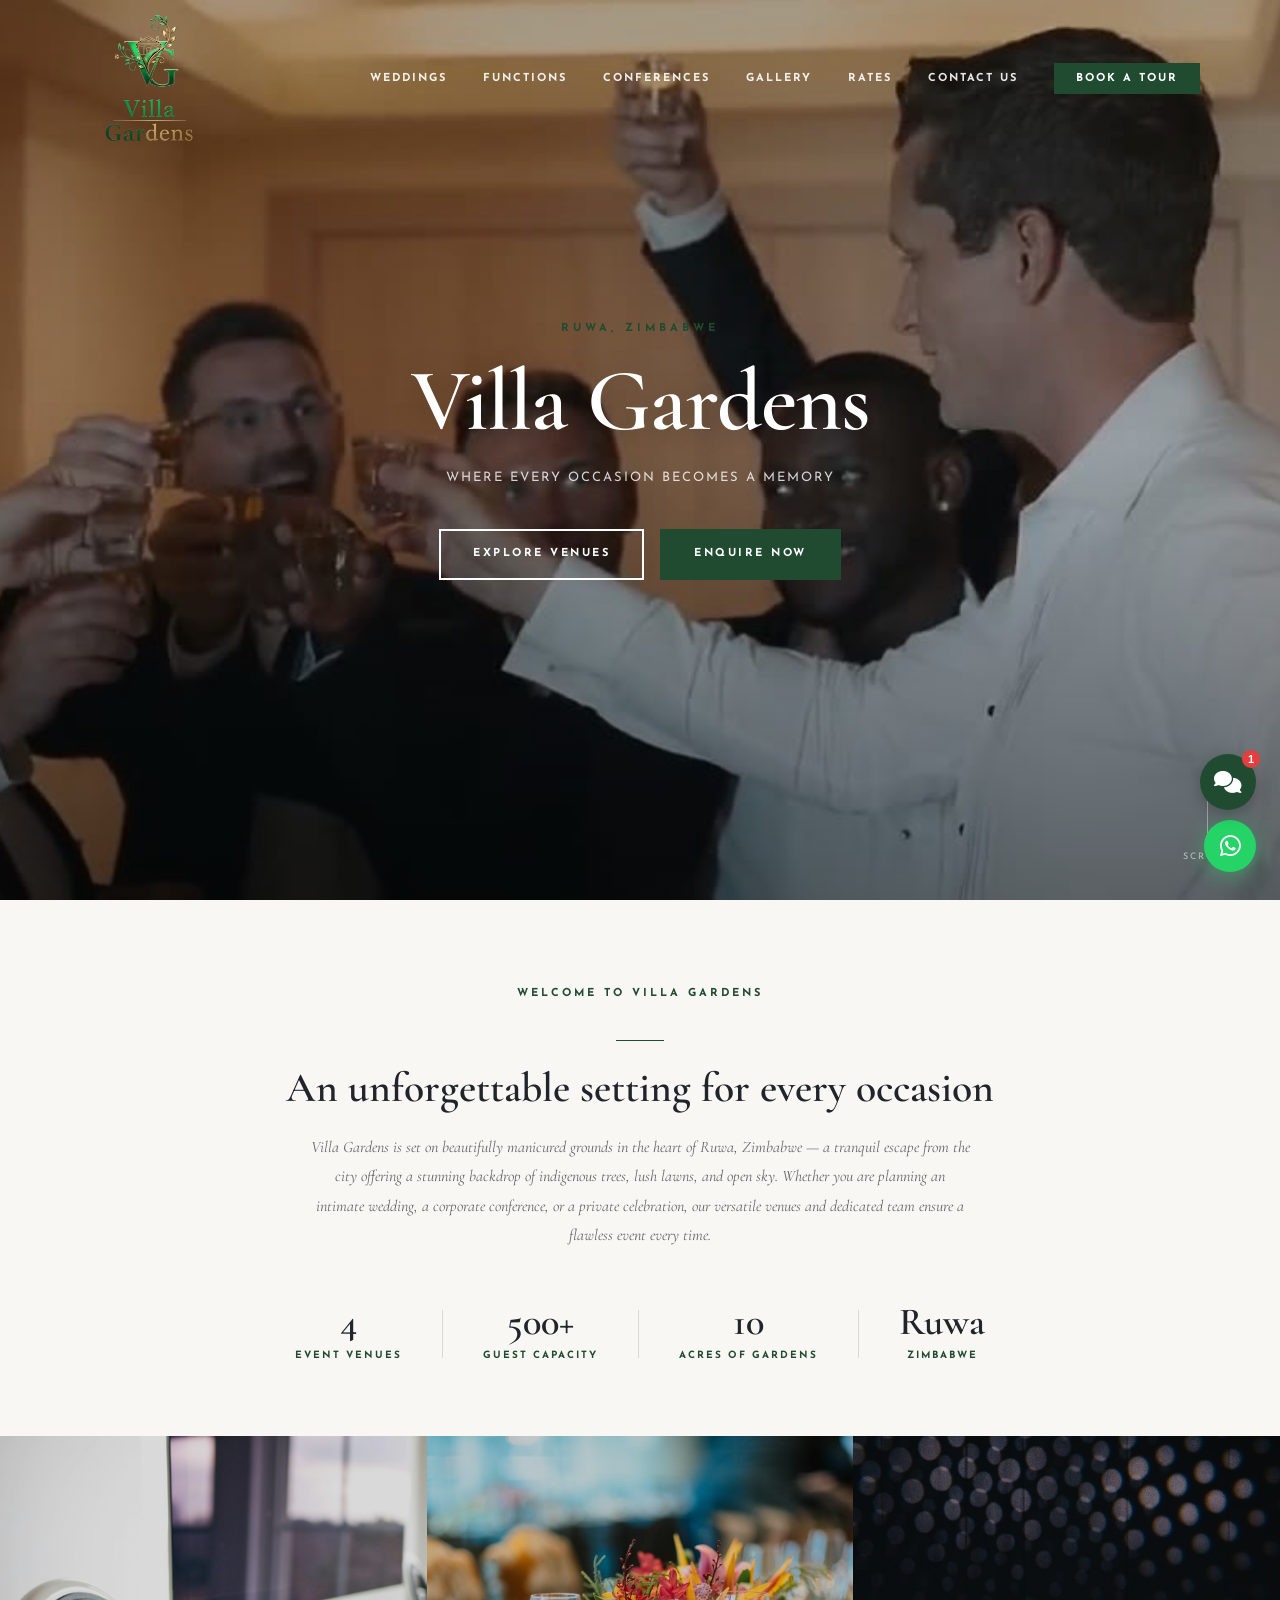
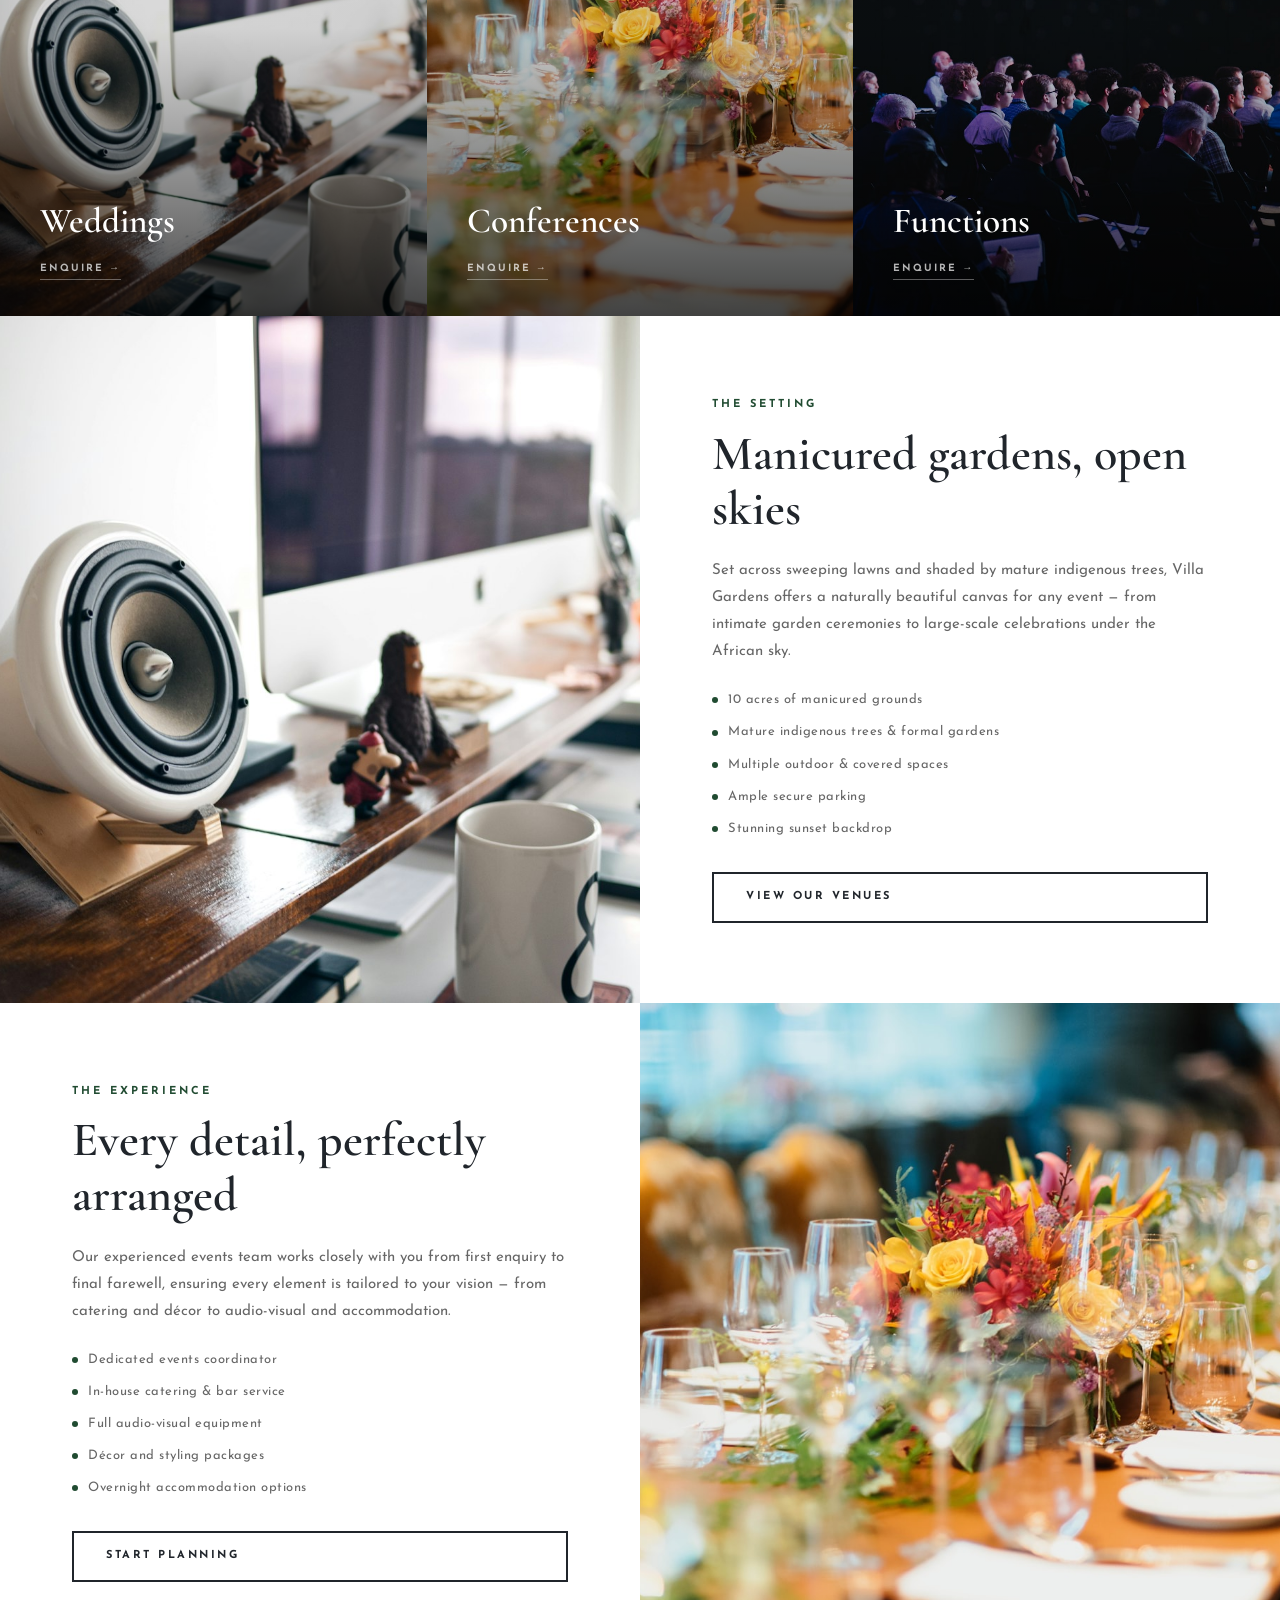
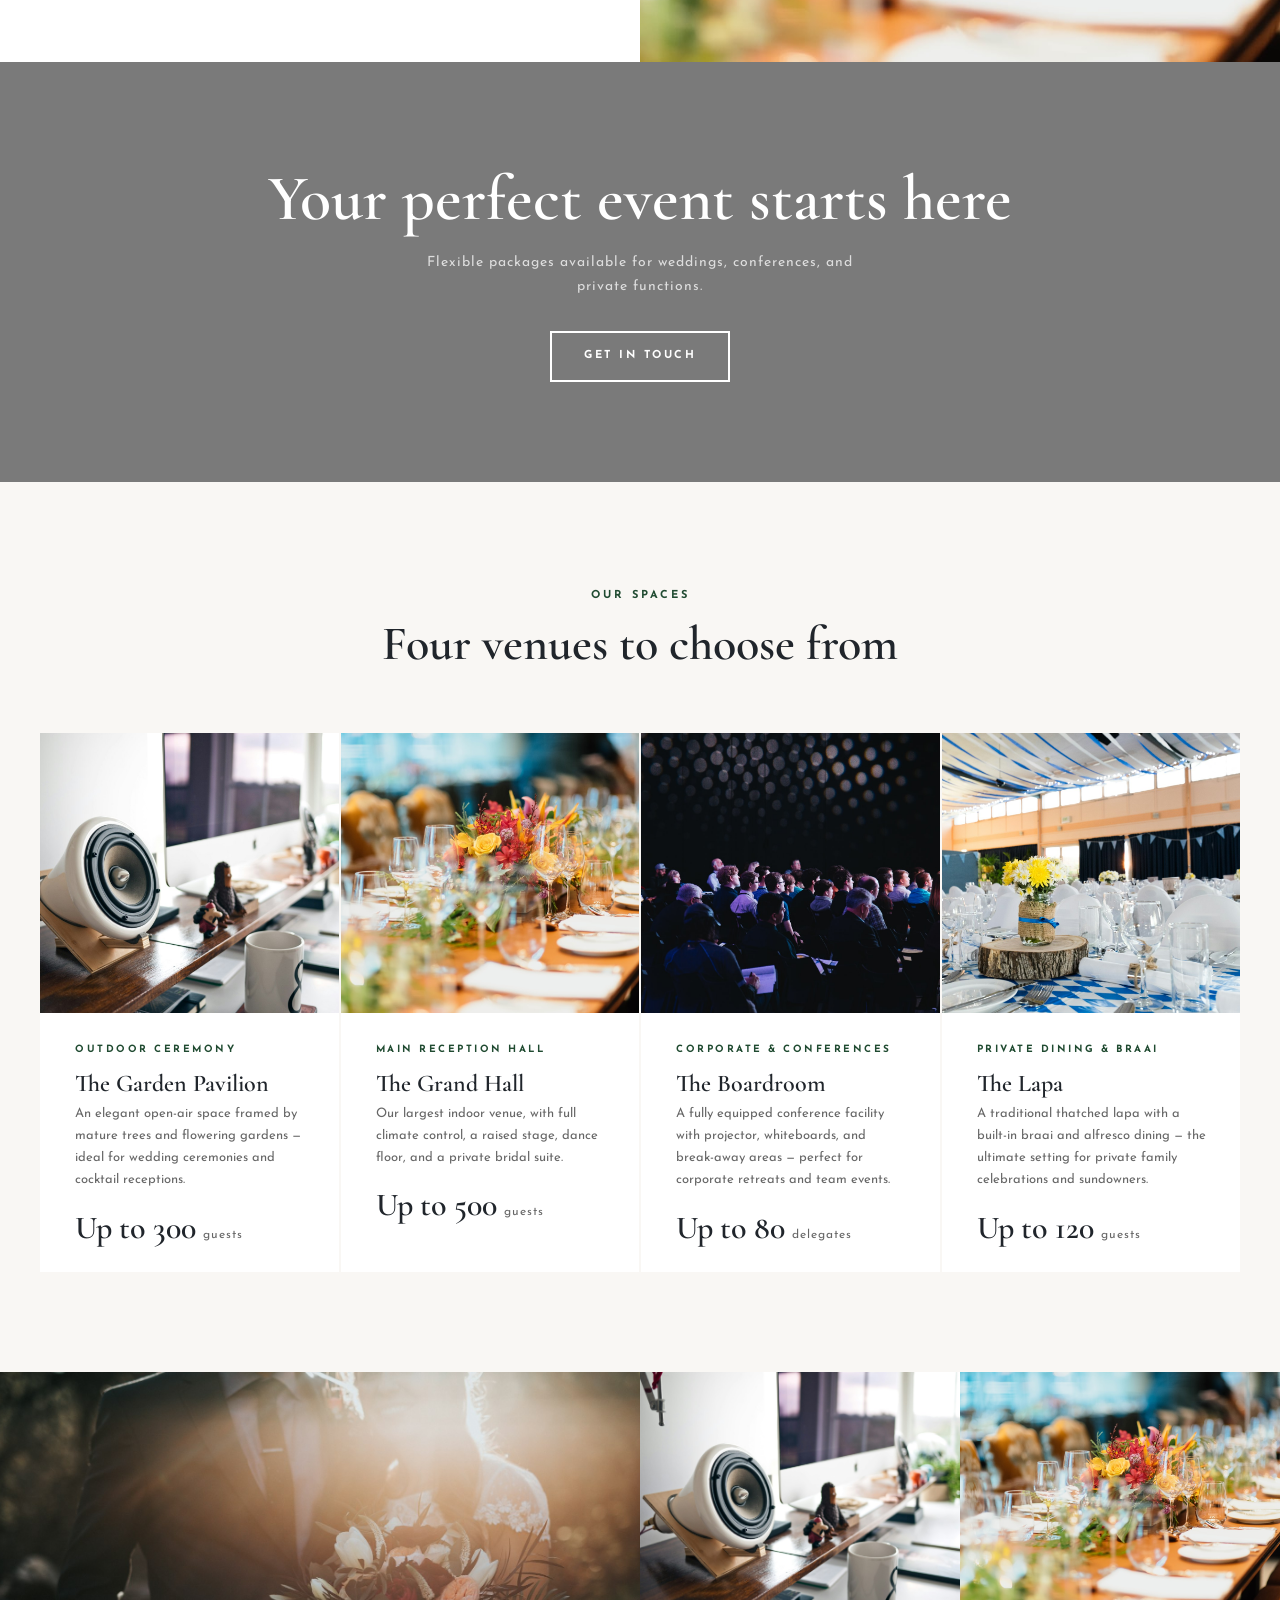
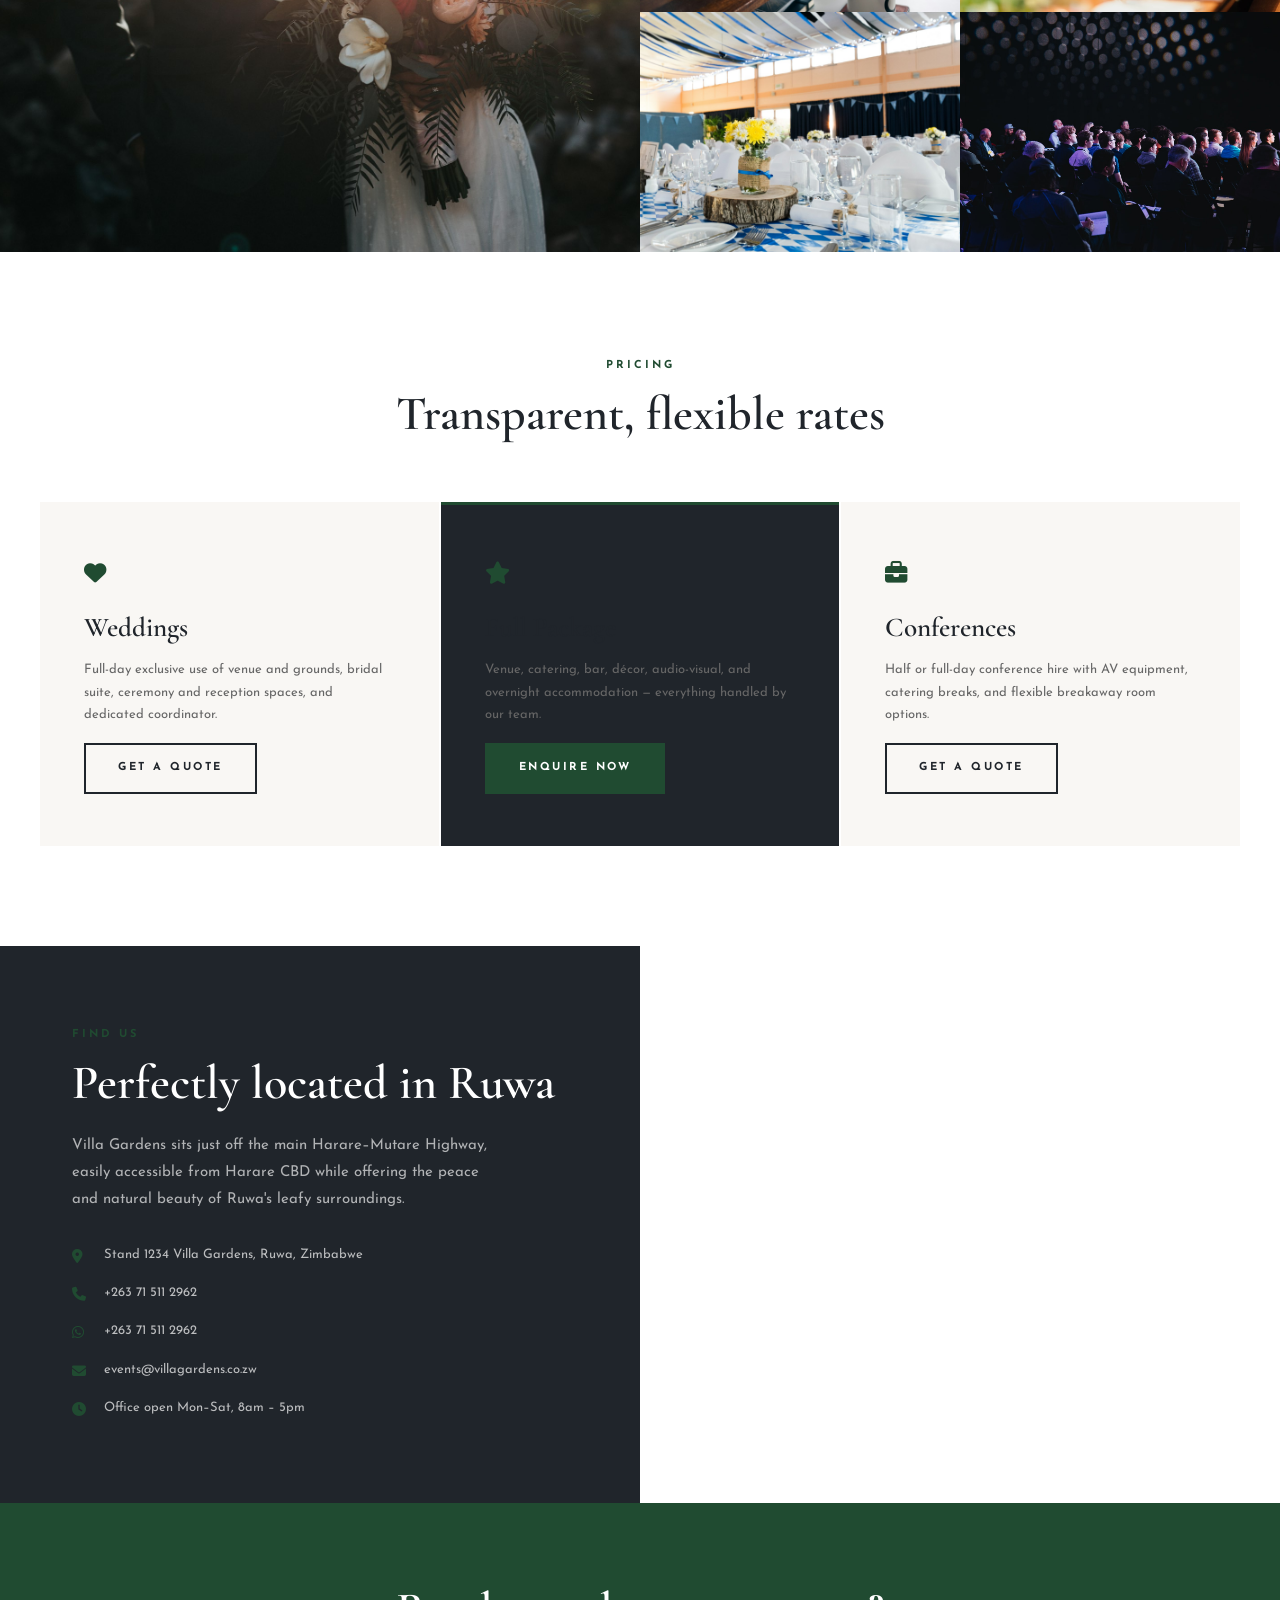
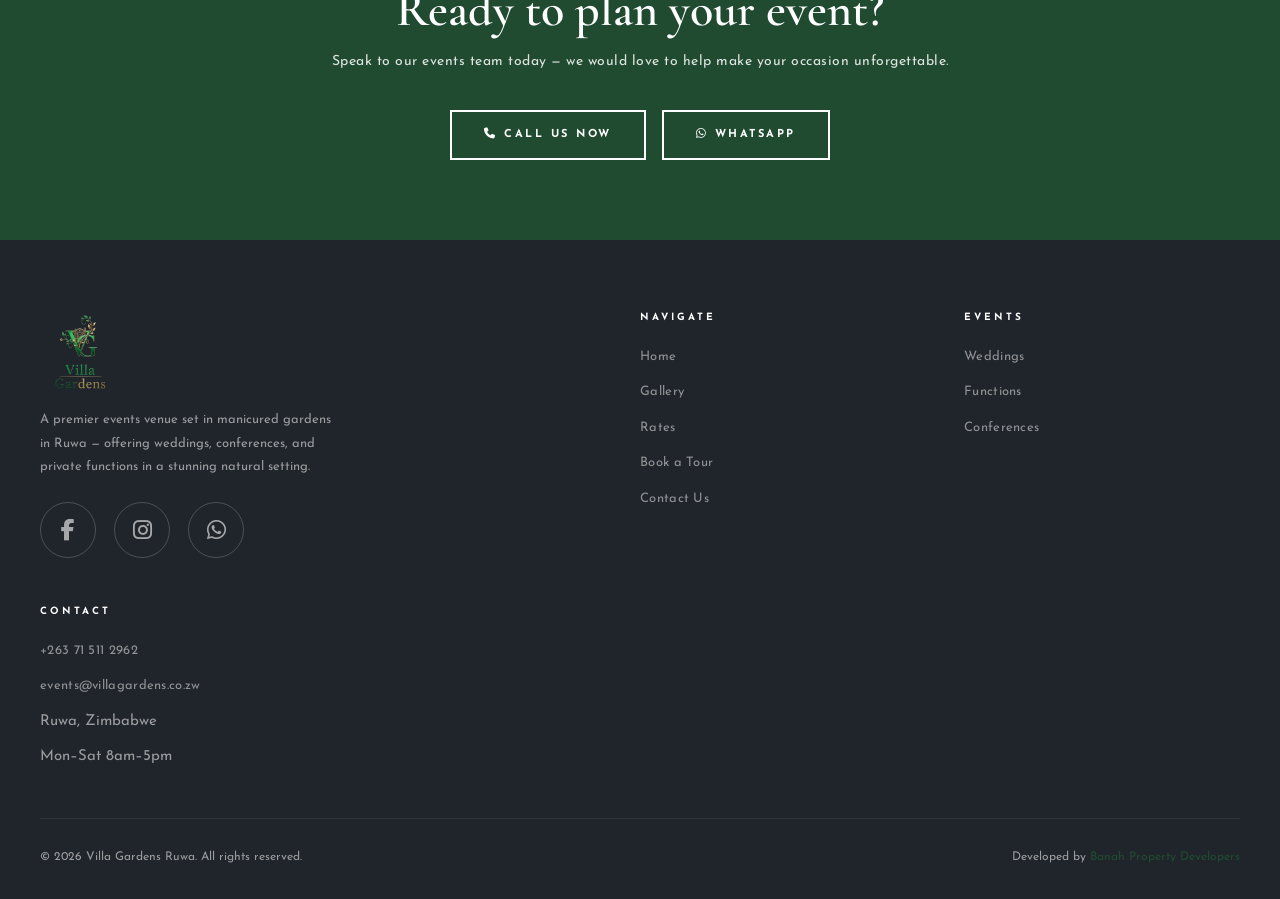
<file: index.html>
<!DOCTYPE html>
<html lang="en">
<head>
  <meta charset="utf-8">
  <meta name="viewport" content="width=device-width, initial-scale=1">
  <meta name="theme-color" content="#204b31">
  <title>Villa Gardens — Premier Events Venue, Ruwa Zimbabwe</title>
  <meta name="description" content="Villa Gardens — a premier events venue set in beautifully manicured gardens in Ruwa, Zimbabwe. Weddings, conferences, and private functions.">

  <link rel="preconnect" href="https://fonts.googleapis.com">
  <link rel="preconnect" href="https://fonts.gstatic.com" crossorigin>
  <link href="https://fonts.googleapis.com/css2?family=Josefin+Sans:wght@300;400;600;700&family=Cormorant+Garamond:ital,wght@0,400;0,600;1,400&display=swap" rel="stylesheet">
  <link rel="stylesheet" href="https://cdnjs.cloudflare.com/ajax/libs/font-awesome/6.5.0/css/all.min.css">
  <link rel="icon" type="image/x-icon" href="favicon.ico">
  <link rel="icon" type="image/png" sizes="32x32" href="favicon-32.png">
  <link rel="icon" type="image/png" sizes="16x16" href="favicon-16.png">
  <link rel="apple-touch-icon" sizes="180x180" href="apple-touch-icon.png">
  <link rel="stylesheet" href="css/style.css">
</head>
<body>

<!-- ============================================================
     OFF-CANVAS MOBILE NAV
     ============================================================ -->
<div class="offcanvas-overlay"></div>
<div class="offcanvas">
  <button type="button" class="offcanvas-close" aria-label="Close menu"></button>
  <ul class="offcanvas-nav">
    <li><a href="index.html">Home</a></li>
    <li><a href="weddings.html">Weddings</a></li>
    <li><a href="functions.html">Functions</a></li>
    <li><a href="conferences.html">Conferences</a></li>
    <li><a href="gallery.html">Gallery</a></li>
    <li><a href="rates.html">Rates</a></li>
    <li><a href="contact.html">Contact Us</a></li>
    <li><a href="book.html">Book a Tour</a></li>
  </ul>
</div>

<!-- ============================================================
     NAVIGATION
     ============================================================ -->
<nav class="site-nav transparent">
  <div class="nav-inner">
    <a href="index.html" class="nav-logo">
      <img src="images/villa-transparent_v2.png" alt="Villa Gardens" class="nav-logo-img nav-logo-img--large">
      <img src="images/villa-transparent_v1.png" alt="Villa Gardens" class="nav-logo-img nav-logo-img--small">
    </a>
    <ul class="nav-links">
      <li><a href="weddings.html">Weddings</a></li>
      <li><a href="functions.html">Functions</a></li>
      <li><a href="conferences.html">Conferences</a></li>
      <li><a href="gallery.html">Gallery</a></li>
      <li><a href="rates.html">Rates</a></li>
      <li><a href="contact.html">Contact Us</a></li>
      <li><a href="book.html" class="nav-cta">Book a Tour</a></li>
    </ul>
    <button type="button" class="nav-hamburger" aria-label="Open menu">
      <span></span><span></span><span></span>
    </button>
  </div>
</nav>

<!-- ============================================================
     HERO VIDEO
     ============================================================ -->
<section class="hero">
  <div class="hero-video-wrap">
    <!-- htmlhint-disable no-autoplay -->
    <video id="hero-video" playsinline webkit-playsinline autoplay muted loop preload="auto" poster="images/hero-poster.jpg">
      <source src="bg-vid.mp4" type="video/mp4">
    </video>
    <div class="hero-video-overlay"></div>
  </div>

  <div class="hero-content">
    <span class="hero-label">Ruwa, Zimbabwe</span>
    <h1 class="hero-title">Villa Gardens</h1>
    <p class="hero-sub">Where every occasion becomes a memory</p>
    <div class="hero-actions">
      <a href="#venues" class="btn btn-ghost">Explore Venues</a>
      <a href="#contact" class="btn btn-amber">Enquire Now</a>
    </div>
  </div>

  <div class="hero-scroll">
    <div class="hero-scroll-line"></div>
    <span>Scroll</span>
  </div>
</section>

<!-- ============================================================
     WELCOME STRIP
     ============================================================ -->
<section id="about" class="welcome-strip">
  <span class="section-label">Welcome to Villa Gardens</span>
  <div class="divider"></div>
  <h2 class="welcome-heading">An unforgettable setting for every occasion</h2>
  <p>
    Villa Gardens is set on beautifully manicured grounds in the heart of Ruwa, Zimbabwe — a tranquil escape from the city offering a stunning backdrop of indigenous trees, lush lawns, and open sky. Whether you are planning an intimate wedding, a corporate conference, or a private celebration, our versatile venues and dedicated team ensure a flawless event every time.
  </p>
  <div class="welcome-stats">
    <div class="welcome-stat">
      <span class="welcome-stat__number">4</span>
      <span class="welcome-stat__label">Event Venues</span>
    </div>
    <div class="welcome-stat-divider"></div>
    <div class="welcome-stat">
      <span class="welcome-stat__number">500+</span>
      <span class="welcome-stat__label">Guest Capacity</span>
    </div>
    <div class="welcome-stat-divider"></div>
    <div class="welcome-stat">
      <span class="welcome-stat__number">10</span>
      <span class="welcome-stat__label">Acres of Gardens</span>
    </div>
    <div class="welcome-stat-divider"></div>
    <div class="welcome-stat">
      <span class="welcome-stat__number">Ruwa</span>
      <span class="welcome-stat__label">Zimbabwe</span>
    </div>
  </div>
</section>

<!-- ============================================================
     EVENT TYPE PANELS (Weddings / Conferences / Functions)
     ============================================================ -->
<section id="events" class="category-panels">
  <a href="#contact" class="category-panel">
    <div class="category-panel__bg category-panel__bg--1"></div>
    <div class="category-panel__overlay"></div>
    <div class="category-panel__body">
      <span class="category-panel__label">Celebrate with us</span>
      <h3 class="category-panel__title">Weddings</h3>
      <span class="category-panel__cta">Enquire &rarr;</span>
    </div>
  </a>
  <a href="#contact" class="category-panel">
    <div class="category-panel__bg category-panel__bg--2"></div>
    <div class="category-panel__overlay"></div>
    <div class="category-panel__body">
      <span class="category-panel__label">Meet &amp; collaborate</span>
      <h3 class="category-panel__title">Conferences</h3>
      <span class="category-panel__cta">Enquire &rarr;</span>
    </div>
  </a>
  <a href="#contact" class="category-panel">
    <div class="category-panel__bg category-panel__bg--3"></div>
    <div class="category-panel__overlay"></div>
    <div class="category-panel__body">
      <span class="category-panel__label">Private &amp; corporate</span>
      <h3 class="category-panel__title">Functions</h3>
      <span class="category-panel__cta">Enquire &rarr;</span>
    </div>
  </a>
</section>

<!-- ============================================================
     FEATURE — THE GARDENS
     ============================================================ -->
<section class="feature-section">
  <div class="feature-img">
    <img src="images/feature-1.jpg" alt="Villa Gardens manicured grounds">
  </div>
  <div class="feature-body">
    <span class="section-label">The Setting</span>
    <h2 class="section-title">Manicured gardens, open skies</h2>
    <p class="lead">Set across sweeping lawns and shaded by mature indigenous trees, Villa Gardens offers a naturally beautiful canvas for any event — from intimate garden ceremonies to large-scale celebrations under the African sky.</p>
    <ul>
      <li>10 acres of manicured grounds</li>
      <li>Mature indigenous trees &amp; formal gardens</li>
      <li>Multiple outdoor &amp; covered spaces</li>
      <li>Ample secure parking</li>
      <li>Stunning sunset backdrop</li>
    </ul>
    <a href="#venues" class="btn btn-outline-dark">View Our Venues</a>
  </div>
</section>

<!-- ============================================================
     FEATURE — THE EXPERIENCE (reversed)
     ============================================================ -->
<section class="feature-section reverse">
  <div class="feature-img">
    <img src="images/feature-2.jpg" alt="Villa Gardens event setup">
  </div>
  <div class="feature-body">
    <span class="section-label">The Experience</span>
    <h2 class="section-title">Every detail, perfectly arranged</h2>
    <p class="lead">Our experienced events team works closely with you from first enquiry to final farewell, ensuring every element is tailored to your vision — from catering and décor to audio-visual and accommodation.</p>
    <ul>
      <li>Dedicated events coordinator</li>
      <li>In-house catering &amp; bar service</li>
      <li>Full audio-visual equipment</li>
      <li>Décor and styling packages</li>
      <li>Overnight accommodation options</li>
    </ul>
    <a href="#contact" class="btn btn-outline-dark">Start Planning</a>
  </div>
</section>

<!-- ============================================================
     PARALLAX DIVIDER
     ============================================================ -->
<div class="parallax-divider parallax-divider--main">
  <div class="parallax-content">
    <h2>Your perfect event starts here</h2>
    <p>Flexible packages available for weddings, conferences, and private functions.</p>
    <a href="#contact" class="btn btn-ghost">Get in Touch</a>
  </div>
</div>

<!-- ============================================================
     VENUES
     ============================================================ -->
<section id="venues" class="units-section">
  <div class="container">
    <div class="units-header">
      <span class="section-label">Our Spaces</span>
      <h2 class="section-title section-title--center">Four venues to choose from</h2>
    </div>
    <div class="units-grid">

      <div class="unit-card">
        <div class="unit-card-img">
          <img src="images/feature-1.jpg" alt="The Garden Pavilion">
        </div>
        <div class="unit-card-body">
          <div class="unit-type">Outdoor Ceremony</div>
          <h3>The Garden Pavilion</h3>
          <p>An elegant open-air space framed by mature trees and flowering gardens — ideal for wedding ceremonies and cocktail receptions.</p>
          <div class="unit-price">Up to 300 <small>guests</small></div>
        </div>
      </div>

      <div class="unit-card">
        <div class="unit-card-img">
          <img src="images/feature-2.jpg" alt="The Grand Hall">
        </div>
        <div class="unit-card-body">
          <div class="unit-type">Main Reception Hall</div>
          <h3>The Grand Hall</h3>
          <p>Our largest indoor venue, with full climate control, a raised stage, dance floor, and a private bridal suite.</p>
          <div class="unit-price">Up to 500 <small>guests</small></div>
        </div>
      </div>

      <div class="unit-card">
        <div class="unit-card-img">
          <img src="images/feature-3.jpg" alt="The Boardroom">
        </div>
        <div class="unit-card-body">
          <div class="unit-type">Corporate &amp; Conferences</div>
          <h3>The Boardroom</h3>
          <p>A fully equipped conference facility with projector, whiteboards, and break-away areas — perfect for corporate retreats and team events.</p>
          <div class="unit-price">Up to 80 <small>delegates</small></div>
        </div>
      </div>

      <div class="unit-card">
        <div class="unit-card-img">
          <img src="images/hero-2.jpg" alt="The Lapa">
        </div>
        <div class="unit-card-body">
          <div class="unit-type">Private Dining &amp; Braai</div>
          <h3>The Lapa</h3>
          <p>A traditional thatched lapa with a built-in braai and alfresco dining — the ultimate setting for private family celebrations and sundowners.</p>
          <div class="unit-price">Up to 120 <small>guests</small></div>
        </div>
      </div>

    </div>
  </div>
</section>

<!-- ============================================================
     GALLERY
     ============================================================ -->
<section id="gallery">
  <div class="gallery-strip">
    <div class="gallery-strip__item">
      <img src="images/hero-1.jpg" alt="Villa Gardens aerial view">
    </div>
    <div class="gallery-strip__item">
      <img src="images/feature-1.jpg" alt="Garden ceremony setup">
    </div>
    <div class="gallery-strip__item">
      <img src="images/feature-2.jpg" alt="Reception hall">
    </div>
    <div class="gallery-strip__item">
      <img src="images/hero-2.jpg" alt="Evening event">
    </div>
    <div class="gallery-strip__item">
      <img src="images/feature-3.jpg" alt="Conference setup">
    </div>
  </div>
</section>

<!-- ============================================================
     RATES
     ============================================================ -->
<section id="rates" class="rates-section">
  <div class="container">
    <div class="units-header">
      <span class="section-label">Pricing</span>
      <h2 class="section-title section-title--center">Transparent, flexible rates</h2>
    </div>
    <div class="rates-grid">
      <div class="rate-card">
        <div class="rate-card__icon"><i class="fas fa-heart"></i></div>
        <h3>Weddings</h3>
        <p>Full-day exclusive use of venue and grounds, bridal suite, ceremony and reception spaces, and dedicated coordinator.</p>
        <a href="#contact" class="btn btn-outline-dark">Get a Quote</a>
      </div>
      <div class="rate-card rate-card--featured">
        <div class="rate-card__icon"><i class="fas fa-star"></i></div>
        <h3>Full Package</h3>
        <p>Venue, catering, bar, décor, audio-visual, and overnight accommodation — everything handled by our team.</p>
        <a href="#contact" class="btn btn-amber">Enquire Now</a>
      </div>
      <div class="rate-card">
        <div class="rate-card__icon"><i class="fas fa-briefcase"></i></div>
        <h3>Conferences</h3>
        <p>Half or full-day conference hire with AV equipment, catering breaks, and flexible breakaway room options.</p>
        <a href="#contact" class="btn btn-outline-dark">Get a Quote</a>
      </div>
    </div>
  </div>
</section>

<!-- ============================================================
     LOCATION
     ============================================================ -->
<section id="location" class="location-section">
  <div class="location-body">
    <span class="section-label">Find Us</span>
    <h2 class="section-title">Perfectly located in Ruwa</h2>
    <p class="lead">Villa Gardens sits just off the main Harare–Mutare Highway, easily accessible from Harare CBD while offering the peace and natural beauty of Ruwa's leafy surroundings.</p>

    <div class="location-detail">
      <div class="location-detail-item">
        <span class="icon"><i class="fas fa-map-marker-alt"></i></span>
        <span>Stand 1234 Villa Gardens, Ruwa, Zimbabwe</span>
      </div>
      <div class="location-detail-item">
        <span class="icon"><i class="fas fa-phone"></i></span>
        <span>+263&nbsp;71&nbsp;511&nbsp;2962</span>
      </div>
      <div class="location-detail-item">
        <span class="icon"><i class="fab fa-whatsapp"></i></span>
        <span>+263&nbsp;71&nbsp;511&nbsp;2962</span>
      </div>
      <div class="location-detail-item">
        <span class="icon"><i class="fas fa-envelope"></i></span>
        <span>events@villagardens.co.zw</span>
      </div>
      <div class="location-detail-item">
        <span class="icon"><i class="fas fa-clock"></i></span>
        <span>Office open Mon–Sat, 8am – 5pm</span>
      </div>
    </div>
  </div>
  <div class="location-map">
    <iframe
      src="https://maps.google.com/maps?q=Ruwa,+Zimbabwe&t=&z=13&ie=UTF8&iwloc=&output=embed"
      allowfullscreen
      loading="lazy"
      title="Villa Gardens Ruwa location map">
    </iframe>
  </div>
</section>

<!-- ============================================================
     CTA STRIP
     ============================================================ -->
<section id="contact" class="cta-strip">
  <h2>Ready to plan your event?</h2>
  <p>Speak to our events team today — we would love to help make your occasion unforgettable.</p>
  <div class="cta-actions">
    <a href="tel:+263715112962" class="btn btn-ghost"><i class="fas fa-phone"></i>&nbsp;Call&nbsp;Us&nbsp;Now</a>
    <a href="https://wa.me/263715112962?text=Hi%2C%20I%27d%20like%20to%20enquire%20about%20Villa%20Gardens" class="btn btn-ghost" target="_blank" rel="noopener"><i class="fab fa-whatsapp"></i>&nbsp;WhatsApp</a>
  </div>
</section>

<!-- ============================================================
     FOOTER
     ============================================================ -->
<footer class="site-footer">
  <div class="footer-inner">
    <div>
      <div class="footer-brand">
        <img src="images/villa-transparent_v2.png" alt="Villa Gardens" class="footer-logo-img">
      </div>
      <p class="footer-about">A premier events venue set in manicured gardens in Ruwa — offering weddings, conferences, and private functions in a stunning natural setting.</p>
      <div class="footer-social">
        <a href="#" aria-label="Facebook" target="_blank" rel="noopener"><i class="fab fa-facebook-f"></i></a>
        <a href="https://www.instagram.com/villa.gardens.ruwa" aria-label="Instagram" target="_blank" rel="noopener"><i class="fab fa-instagram"></i></a>
        <a href="https://wa.me/263715112962?text=Hi%2C%20I%27d%20like%20to%20enquire%20about%20Villa%20Gardens" aria-label="WhatsApp" target="_blank" rel="noopener"><i class="fab fa-whatsapp"></i></a>
      </div>
    </div>

    <div class="footer-col">
      <h4>Navigate</h4>
      <ul>
        <li><a href="index.html">Home</a></li>
        <li><a href="gallery.html">Gallery</a></li>
        <li><a href="rates.html">Rates</a></li>
        <li><a href="book.html">Book a Tour</a></li>
        <li><a href="contact.html">Contact Us</a></li>
      </ul>
    </div>

    <div class="footer-col">
      <h4>Events</h4>
      <ul>
        <li><a href="weddings.html">Weddings</a></li>
        <li><a href="functions.html">Functions</a></li>
        <li><a href="conferences.html">Conferences</a></li>
      </ul>
    </div>

    <div class="footer-col">
      <h4>Contact</h4>
      <ul>
        <li><a href="tel:+263715112962">+263&nbsp;71&nbsp;511&nbsp;2962</a></li>
        <li><a href="mailto:events@villagardens.co.zw">events@villagardens.co.zw</a></li>
        <li><span>Ruwa, Zimbabwe</span></li>
        <li><span>Mon–Sat 8am–5pm</span></li>
      </ul>
    </div>
  </div>

  <div class="footer-bottom">
    <span>&copy; <script>document.write(new Date().getFullYear())</script> Villa Gardens Ruwa. All rights reserved.</span>
    <span>Developed by <a href="#" class="footer-dev-link">Banah Property Developers</a></span>
  </div>
</footer>

<!-- Floating WhatsApp -->
<a href="https://wa.me/263715112962?text=Hi%2C%20I%27d%20like%20to%20enquire%20about%20Villa%20Gardens"
   class="whatsapp-float" target="_blank" rel="noopener" aria-label="Chat on WhatsApp">
  <i class="fab fa-whatsapp"></i>
</a>

<!-- ============================================================
     CHATBOT
     ============================================================ -->
<div class="vg-chat" id="vgChat" aria-live="polite">
  <div class="vg-chat__header">
    <span class="vg-chat__avatar"><i class="fas fa-leaf"></i></span>
    <div>
      <strong>Villa Gardens</strong>
      <span class="vg-chat__status">Vicky — AI Assistant</span>
    </div>
    <button type="button" class="vg-chat__close" id="vgChatClose" aria-label="Close chat">&#10005;</button>
  </div>
  <div class="vg-chat__body" id="vgChatBody">
    <div class="vg-chat__msg vg-chat__msg--bot">
      Hi, I'm Vicky your AI assistant! 👋 I can help with location, contact details, venues, rates, and bookings. What would you like to know?
    </div>
    <div class="vg-chat__suggestions" id="vgSuggestions">
      <button type="button">📅 I want to make a booking</button>
      <button type="button">📍 Where are you located?</button>
      <button type="button">📞 What's your number?</button>
      <button type="button">📧 Email address?</button>
      <button type="button">👥 How many guests can you host?</button>
      <button type="button">💰 What are your rates?</button>
      <button type="button">🎉 Any specials or discounts?</button>
      <button type="button">🍽️ Do you offer catering?</button>
    </div>
  </div>
  <div class="vg-chat__footer">
    <input type="text" id="vgChatInput" class="vg-chat__input" placeholder="Type a message…" autocomplete="off">
    <button type="button" class="vg-chat__send" id="vgChatSend" aria-label="Send"><i class="fas fa-paper-plane"></i></button>
  </div>
  <a href="https://wa.me/263715112962?text=Hi%2C%20I%27d%20like%20to%20enquire%20about%20Villa%20Gardens" target="_blank" rel="noopener" class="vg-chat__wa-btn">
    <i class="fab fa-whatsapp"></i> Send us a WhatsApp message
  </a>
</div>

<button type="button" class="vg-chat__toggle" id="vgChatToggle" aria-label="Open chat">
  <i class="fas fa-comments"></i>
  <span class="vg-chat__badge">1</span>
</button>

<script src="js/main.js"></script>
<script src="js/chatbot.js"></script>
</body>
</html>
</file>
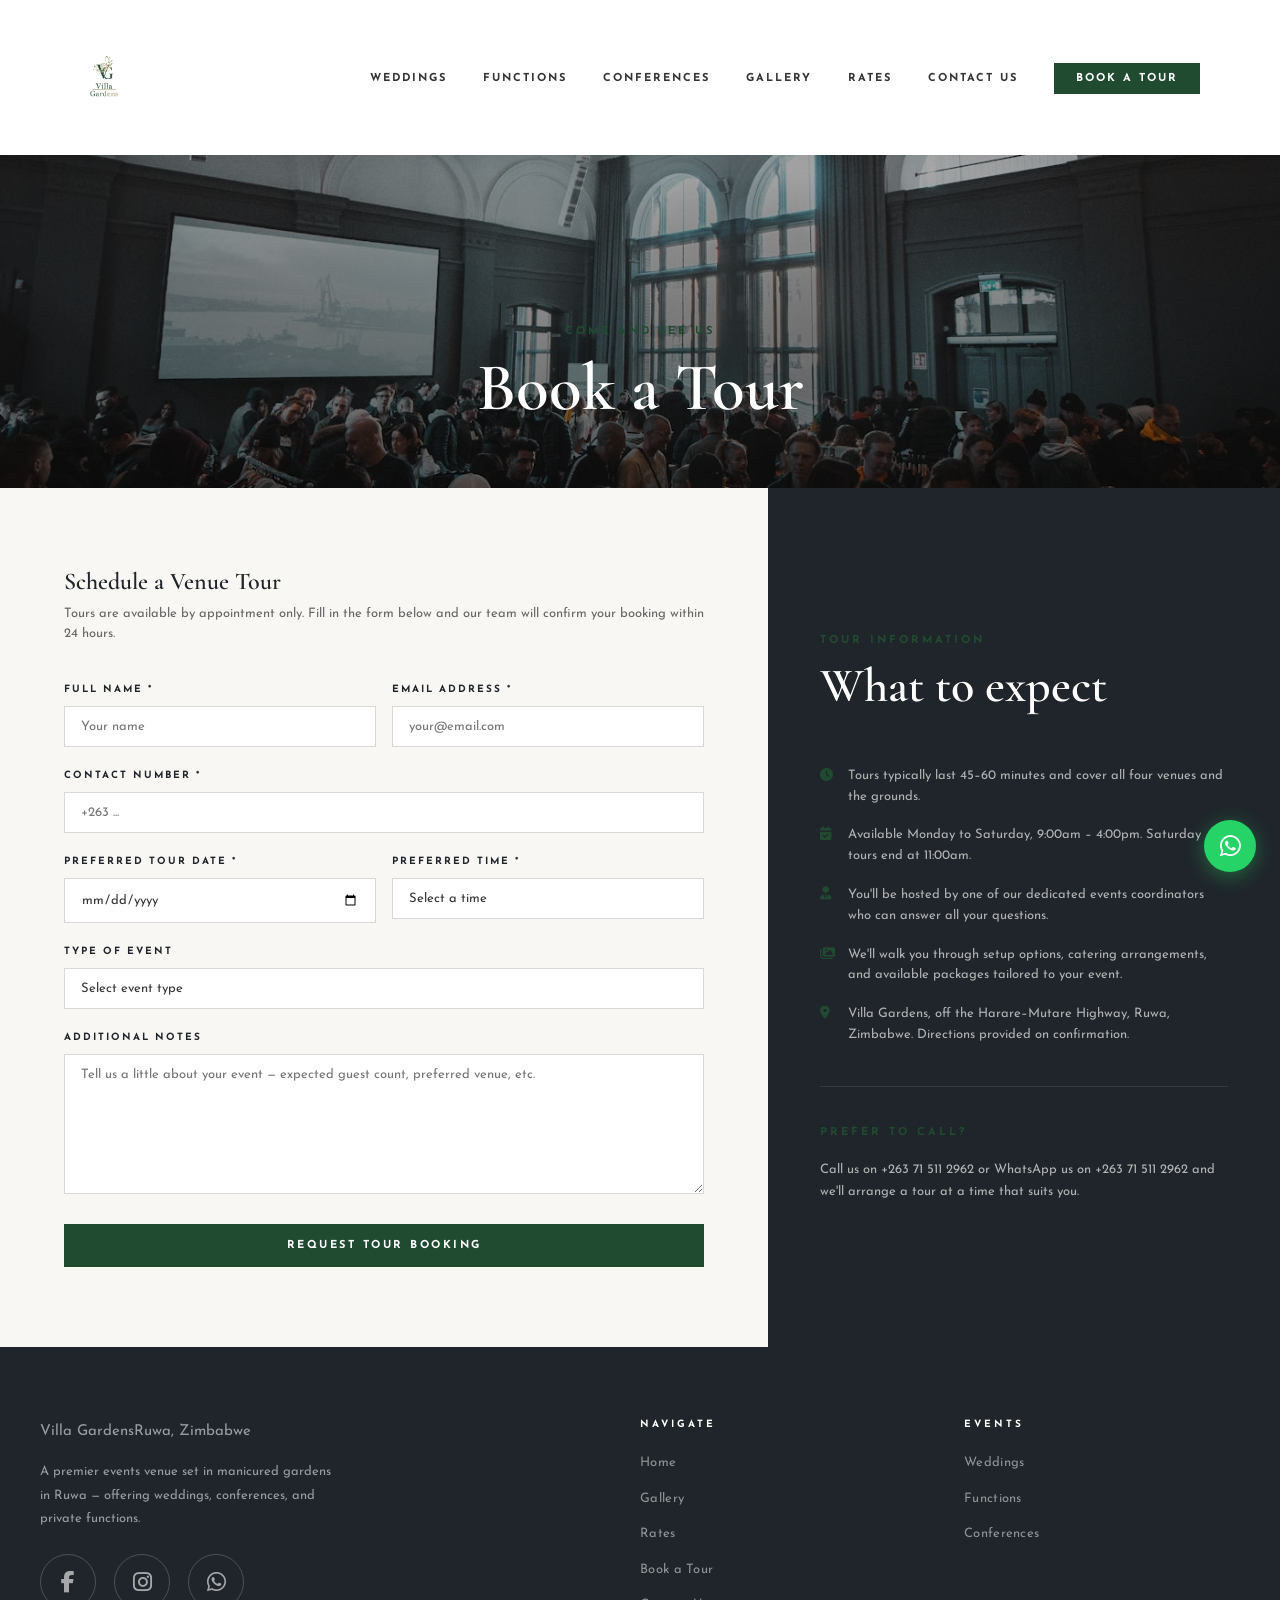
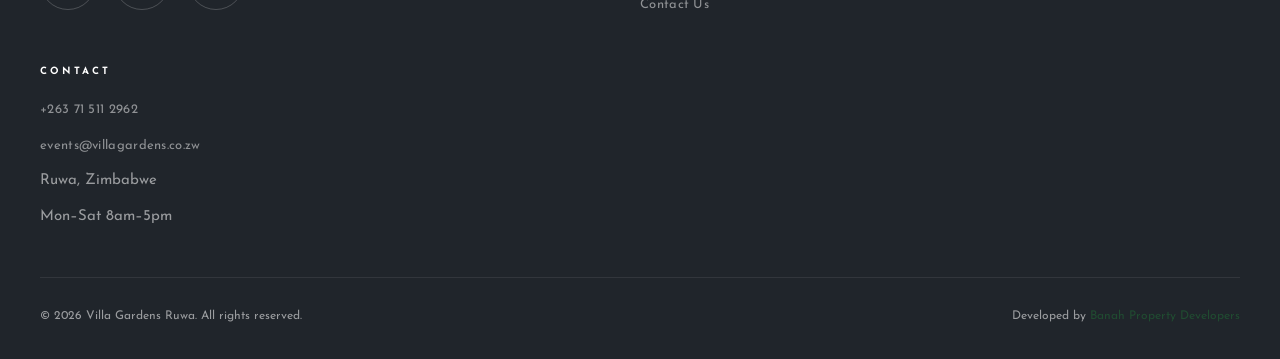
<file: book.html>
<!DOCTYPE html>
<html lang="en">
<head>
  <meta charset="utf-8">
  <meta name="viewport" content="width=device-width, initial-scale=1">
  <meta name="theme-color" content="#204b31">
  <title>Book a Tour — Villa Gardens Ruwa</title>
  <meta name="description" content="Schedule a private tour of Villa Gardens — come and see our wedding and event venues in person.">
  <link rel="preconnect" href="https://fonts.googleapis.com">
  <link rel="preconnect" href="https://fonts.gstatic.com" crossorigin>
  <link href="https://fonts.googleapis.com/css2?family=Josefin+Sans:wght@300;400;600;700&family=Cormorant+Garamond:ital,wght@0,400;0,600;1,400&display=swap" rel="stylesheet">
  <link rel="stylesheet" href="https://cdnjs.cloudflare.com/ajax/libs/font-awesome/6.5.0/css/all.min.css">
  <link rel="icon" type="image/x-icon" href="favicon.ico">
  <link rel="icon" type="image/png" sizes="32x32" href="favicon-32.png">
  <link rel="icon" type="image/png" sizes="16x16" href="favicon-16.png">
  <link rel="apple-touch-icon" sizes="180x180" href="apple-touch-icon.png">
  <link rel="stylesheet" href="css/style.css">
</head>
<body>

<div class="offcanvas-overlay"></div>
<div class="offcanvas">
  <button type="button" class="offcanvas-close" aria-label="Close menu"></button>
  <ul class="offcanvas-nav">
    <li><a href="index.html">Home</a></li>
    <li><a href="weddings.html">Weddings</a></li>
    <li><a href="functions.html">Functions</a></li>
    <li><a href="conferences.html">Conferences</a></li>
    <li><a href="gallery.html">Gallery</a></li>
    <li><a href="rates.html">Rates</a></li>
    <li><a href="contact.html">Contact Us</a></li>
    <li><a href="book.html">Book a Tour</a></li>
  </ul>
</div>

<nav class="site-nav solid">
  <div class="nav-inner">
    <a href="index.html" class="nav-logo">
      <img src="images/villa-transparent_v2.png" alt="Villa Gardens" class="nav-logo-img nav-logo-img--large">
      <img src="images/villa-transparent_v1.png" alt="Villa Gardens" class="nav-logo-img nav-logo-img--small">
    </a>
    <ul class="nav-links">
      <li><a href="weddings.html">Weddings</a></li>
      <li><a href="functions.html">Functions</a></li>
      <li><a href="conferences.html">Conferences</a></li>
      <li><a href="gallery.html">Gallery</a></li>
      <li><a href="rates.html">Rates</a></li>
      <li><a href="contact.html">Contact Us</a></li>
      <li><a href="book.html" class="nav-cta">Book a Tour</a></li>
    </ul>
    <button type="button" class="nav-hamburger" aria-label="Open menu">
      <span></span><span></span><span></span>
    </button>
  </div>
</nav>

<!-- PAGE HERO -->
<div class="page-hero" style="background-image: url('images/garden-1.jpg')">
  <div class="page-hero__content">
    <span class="page-hero__label">Come and see us</span>
    <h1 class="page-hero__title">Book a Tour</h1>
  </div>
</div>

<!-- BOOK PAGE -->
<div class="book-page">

  <!-- FORM -->
  <div class="book-form-col">
    <h2 class="form-title">Schedule a Venue Tour</h2>
    <p class="form-subtitle">Tours are available by appointment only. Fill in the form below and our team will confirm your booking within 24 hours.</p>

    <form action="#" method="post" novalidate>
      <div class="form-row">
        <div class="form-group">
          <label for="book-name">Full Name *</label>
          <input type="text" id="book-name" name="name" required placeholder="Your name">
        </div>
        <div class="form-group">
          <label for="book-email">Email Address *</label>
          <input type="email" id="book-email" name="email" required placeholder="your@email.com">
        </div>
      </div>

      <div class="form-group">
        <label for="book-phone">Contact Number *</label>
        <input type="tel" id="book-phone" name="phone" required placeholder="+263 ...">
      </div>

      <div class="form-row">
        <div class="form-group">
          <label for="book-date">Preferred Tour Date *</label>
          <input type="date" id="book-date" name="date" required>
        </div>
        <div class="form-group">
          <label for="book-time">Preferred Time *</label>
          <select id="book-time" name="time" required>
            <option value="" disabled selected>Select a time</option>
            <option>9:00am</option>
            <option>10:00am</option>
            <option>11:00am</option>
            <option>12:00pm</option>
            <option>1:00pm</option>
            <option>2:00pm</option>
            <option>3:00pm</option>
            <option>4:00pm</option>
          </select>
        </div>
      </div>

      <div class="form-group">
        <label for="book-event">Type of Event</label>
        <select id="book-event" name="event_type">
          <option value="" disabled selected>Select event type</option>
          <option>Wedding</option>
          <option>Private Function</option>
          <option>Conference</option>
          <option>Corporate Retreat</option>
          <option>Other</option>
        </select>
      </div>

      <div class="form-group">
        <label for="book-notes">Additional Notes</label>
        <textarea id="book-notes" name="notes" placeholder="Tell us a little about your event — expected guest count, preferred venue, etc."></textarea>
      </div>

      <button type="submit" class="btn btn-amber" style="width: 100%; justify-content: center;">Request Tour Booking</button>
    </form>
  </div>

  <!-- INFO -->
  <div class="book-info-col">
    <span class="section-label">Tour Information</span>
    <h2 class="section-title">What to expect</h2>
    <ul class="book-info-list">
      <li>
        <i class="fas fa-clock"></i>
        <span>Tours typically last 45–60 minutes and cover all four venues and the grounds.</span>
      </li>
      <li>
        <i class="fas fa-calendar-check"></i>
        <span>Available Monday to Saturday, 9:00am – 4:00pm. Saturday tours end at 11:00am.</span>
      </li>
      <li>
        <i class="fas fa-user-tie"></i>
        <span>You'll be hosted by one of our dedicated events coordinators who can answer all your questions.</span>
      </li>
      <li>
        <i class="fas fa-images"></i>
        <span>We'll walk you through setup options, catering arrangements, and available packages tailored to your event.</span>
      </li>
      <li>
        <i class="fas fa-map-marker-alt"></i>
        <span>Villa Gardens, off the Harare–Mutare Highway, Ruwa, Zimbabwe. Directions provided on confirmation.</span>
      </li>
    </ul>

    <div style="margin-top: 40px; padding-top: 32px; border-top: 1px solid rgba(255,255,255,0.1);">
      <span class="section-label">Prefer to call?</span>
      <p style="color: rgba(255,255,255,0.65); font-size: 13px; margin-top: 8px; line-height: 1.7;">
        Call us on <a href="tel:+263715112962" style="color: var(--amber);">+263&nbsp;71&nbsp;511&nbsp;2962</a> or WhatsApp us on <a href="https://wa.me/263715112962" style="color: var(--amber);" target="_blank" rel="noopener">+263&nbsp;71&nbsp;511&nbsp;2962</a> and we'll arrange a tour at a time that suits you.
      </p>
    </div>
  </div>

</div>

<!-- FOOTER -->
<footer class="site-footer">
  <div class="footer-inner">
    <div>
      <div class="footer-brand">Villa Gardens<span>Ruwa, Zimbabwe</span></div>
      <p class="footer-about">A premier events venue set in manicured gardens in Ruwa — offering weddings, conferences, and private functions.</p>
      <div class="footer-social">
        <a href="#" aria-label="Facebook" target="_blank" rel="noopener"><i class="fab fa-facebook-f"></i></a>
        <a href="https://www.instagram.com/villa.gardens.ruwa" aria-label="Instagram" target="_blank" rel="noopener"><i class="fab fa-instagram"></i></a>
        <a href="https://wa.me/263715112962?text=Hi%2C%20I%27d%20like%20to%20enquire%20about%20Villa%20Gardens" aria-label="WhatsApp" target="_blank" rel="noopener"><i class="fab fa-whatsapp"></i></a>
      </div>
    </div>
    <div class="footer-col">
      <h4>Navigate</h4>
      <ul>
        <li><a href="index.html">Home</a></li>
        <li><a href="gallery.html">Gallery</a></li>
        <li><a href="rates.html">Rates</a></li>
        <li><a href="book.html">Book a Tour</a></li>
        <li><a href="contact.html">Contact Us</a></li>
      </ul>
    </div>
    <div class="footer-col">
      <h4>Events</h4>
      <ul>
        <li><a href="weddings.html">Weddings</a></li>
        <li><a href="functions.html">Functions</a></li>
        <li><a href="conferences.html">Conferences</a></li>
      </ul>
    </div>
    <div class="footer-col">
      <h4>Contact</h4>
      <ul>
        <li><a href="tel:+263715112962">+263&nbsp;71&nbsp;511&nbsp;2962</a></li>
        <li><a href="mailto:events@villagardens.co.zw">events@villagardens.co.zw</a></li>
        <li><span>Ruwa, Zimbabwe</span></li>
        <li><span>Mon–Sat 8am–5pm</span></li>
      </ul>
    </div>
  </div>
  <div class="footer-bottom">
    <span>&copy; <script>document.write(new Date().getFullYear())</script> Villa Gardens Ruwa. All rights reserved.</span>
    <span>Developed by <a href="#" class="footer-dev-link">Banah Property Developers</a></span>
  </div>
</footer>

<a href="https://wa.me/263715112962?text=Hi%2C%20I%27d%20like%20to%20book%20a%20tour%20of%20Villa%20Gardens"
   class="whatsapp-float" target="_blank" rel="noopener" aria-label="Chat on WhatsApp">
  <i class="fab fa-whatsapp"></i>
</a>

<script src="js/main.js"></script>
</body>
</html>
</file>
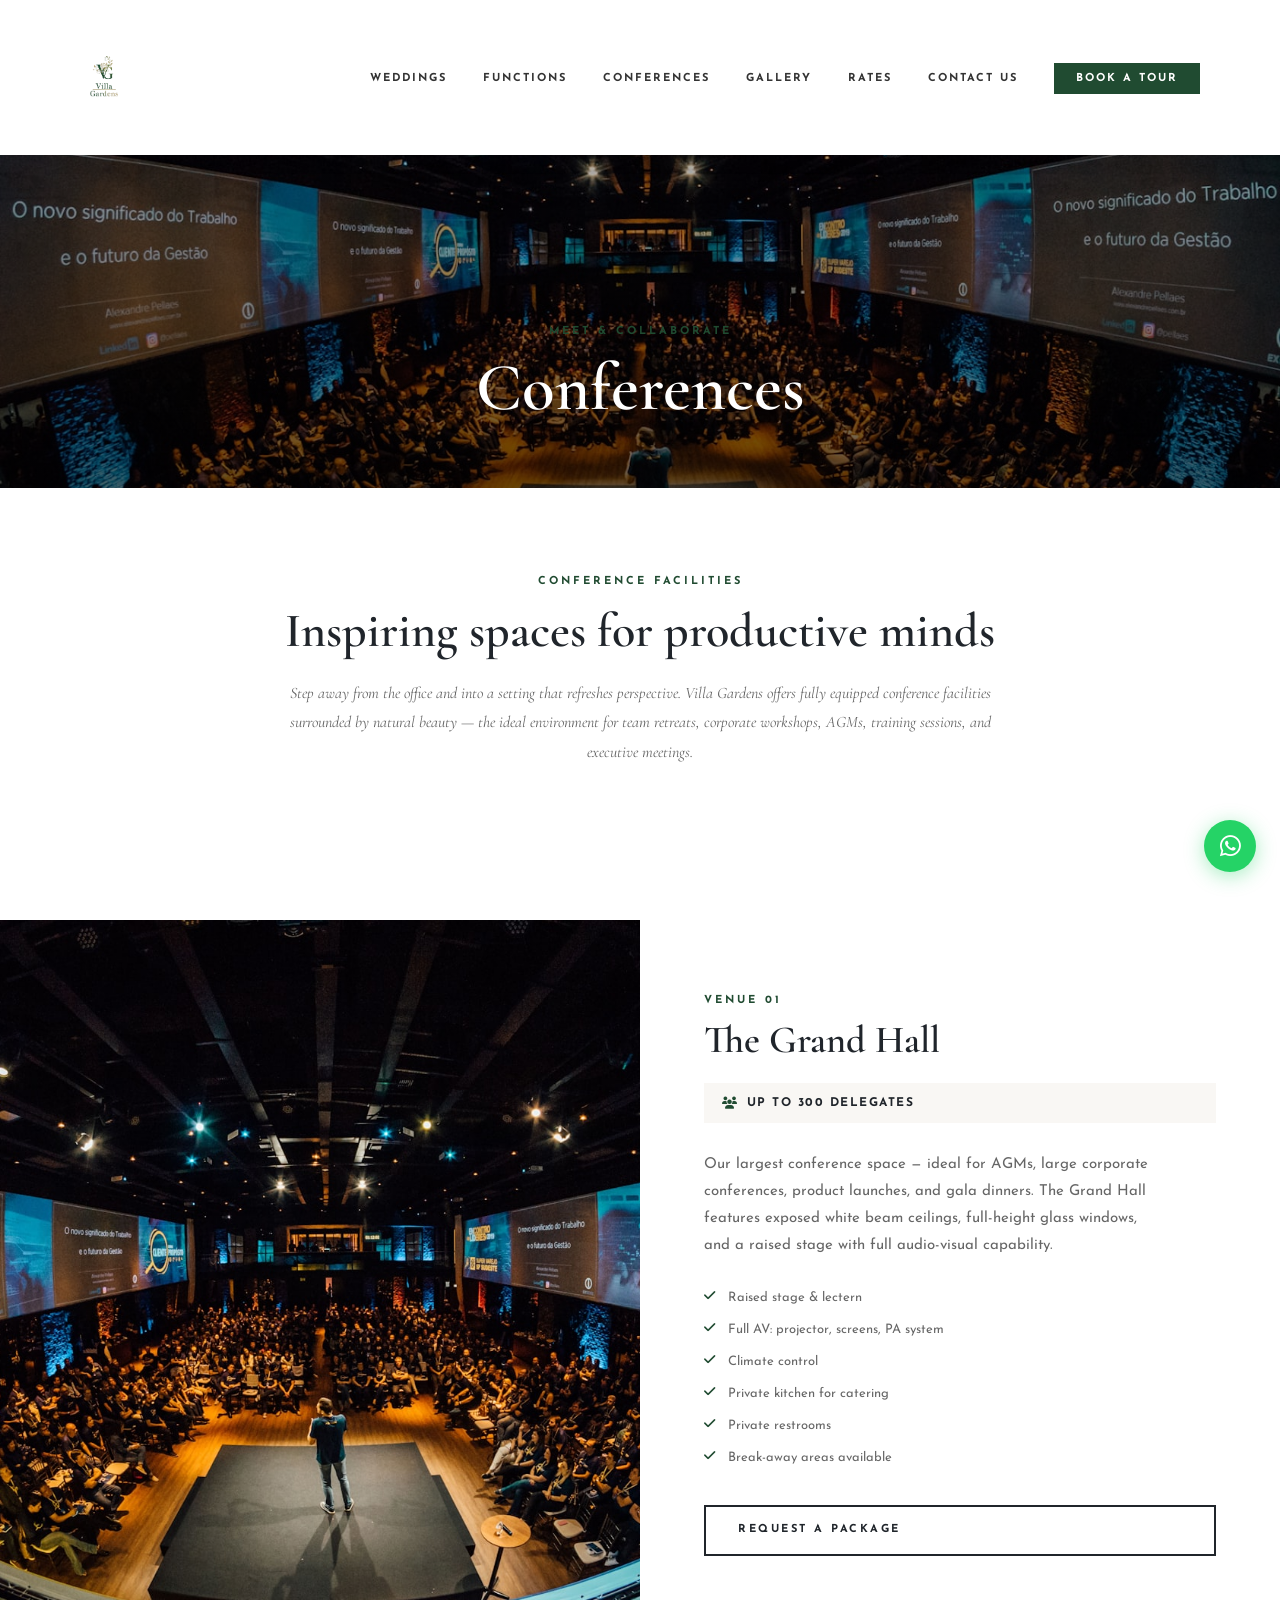
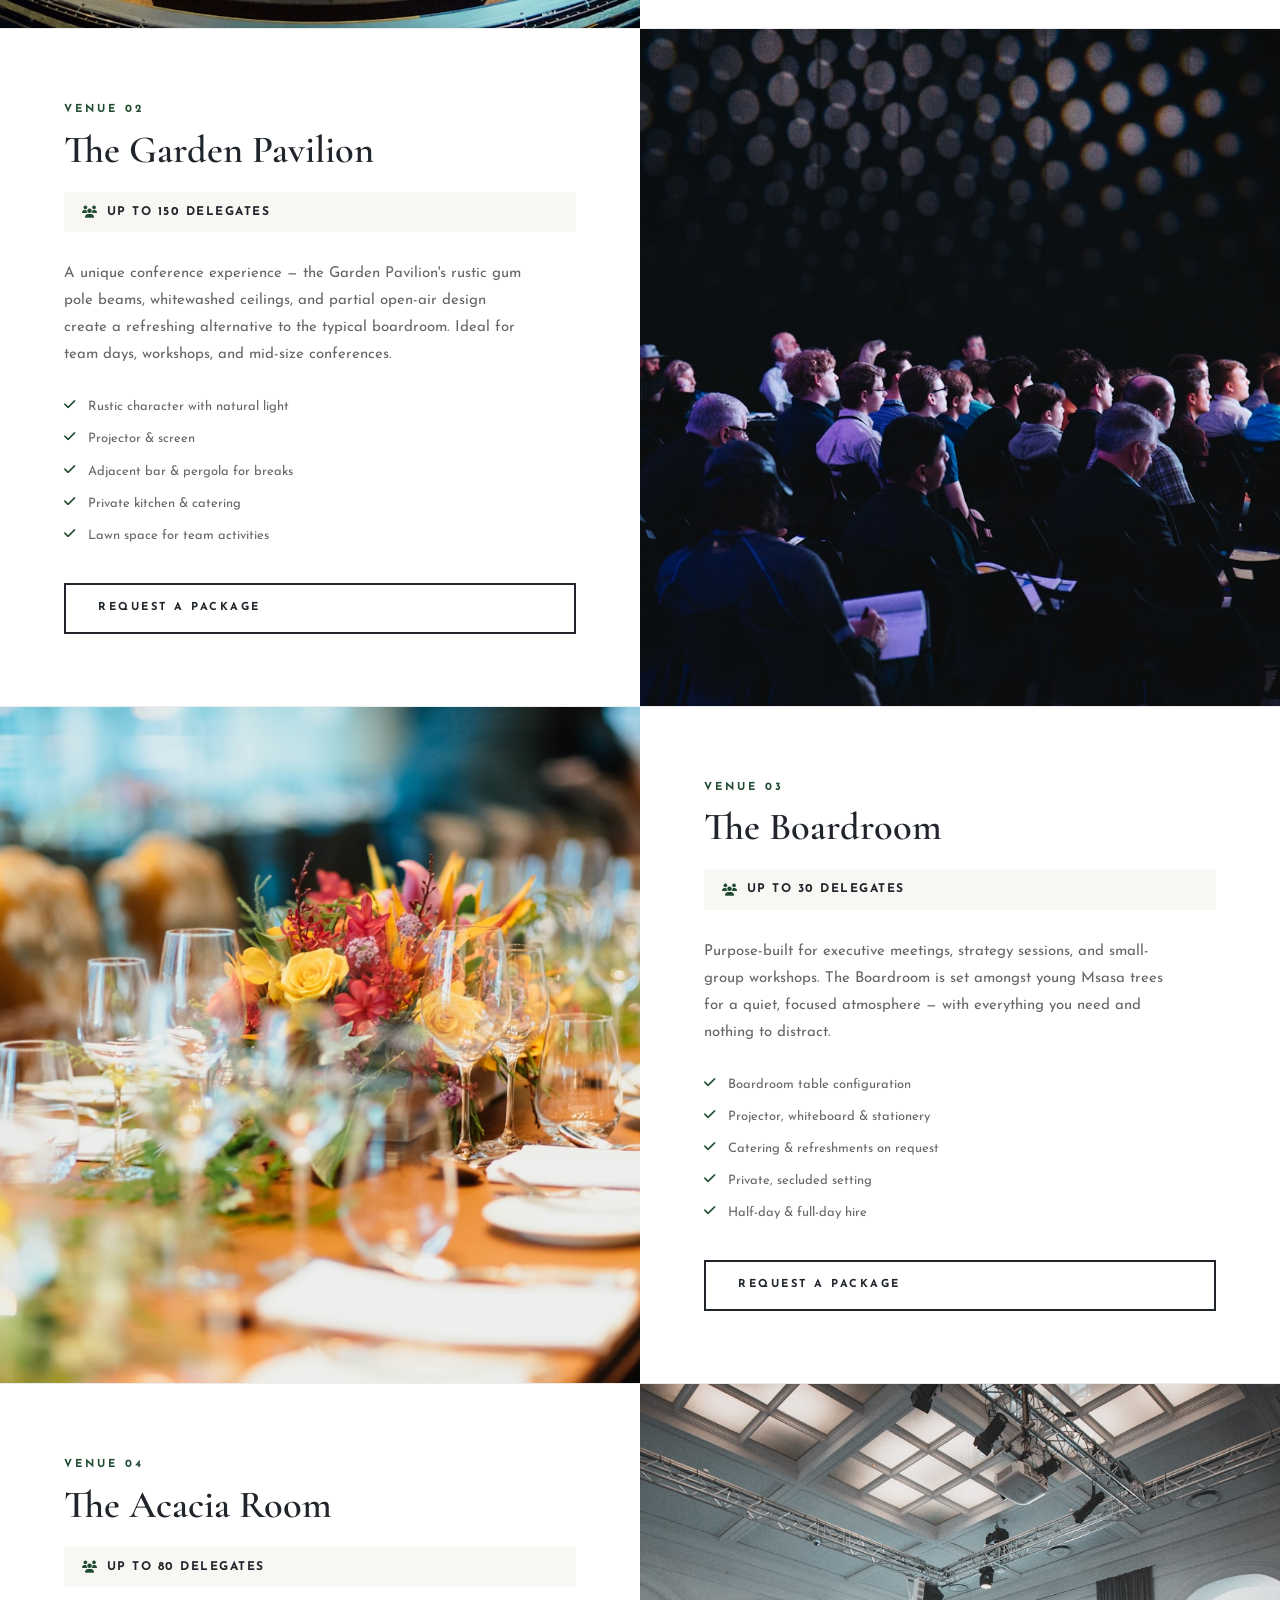
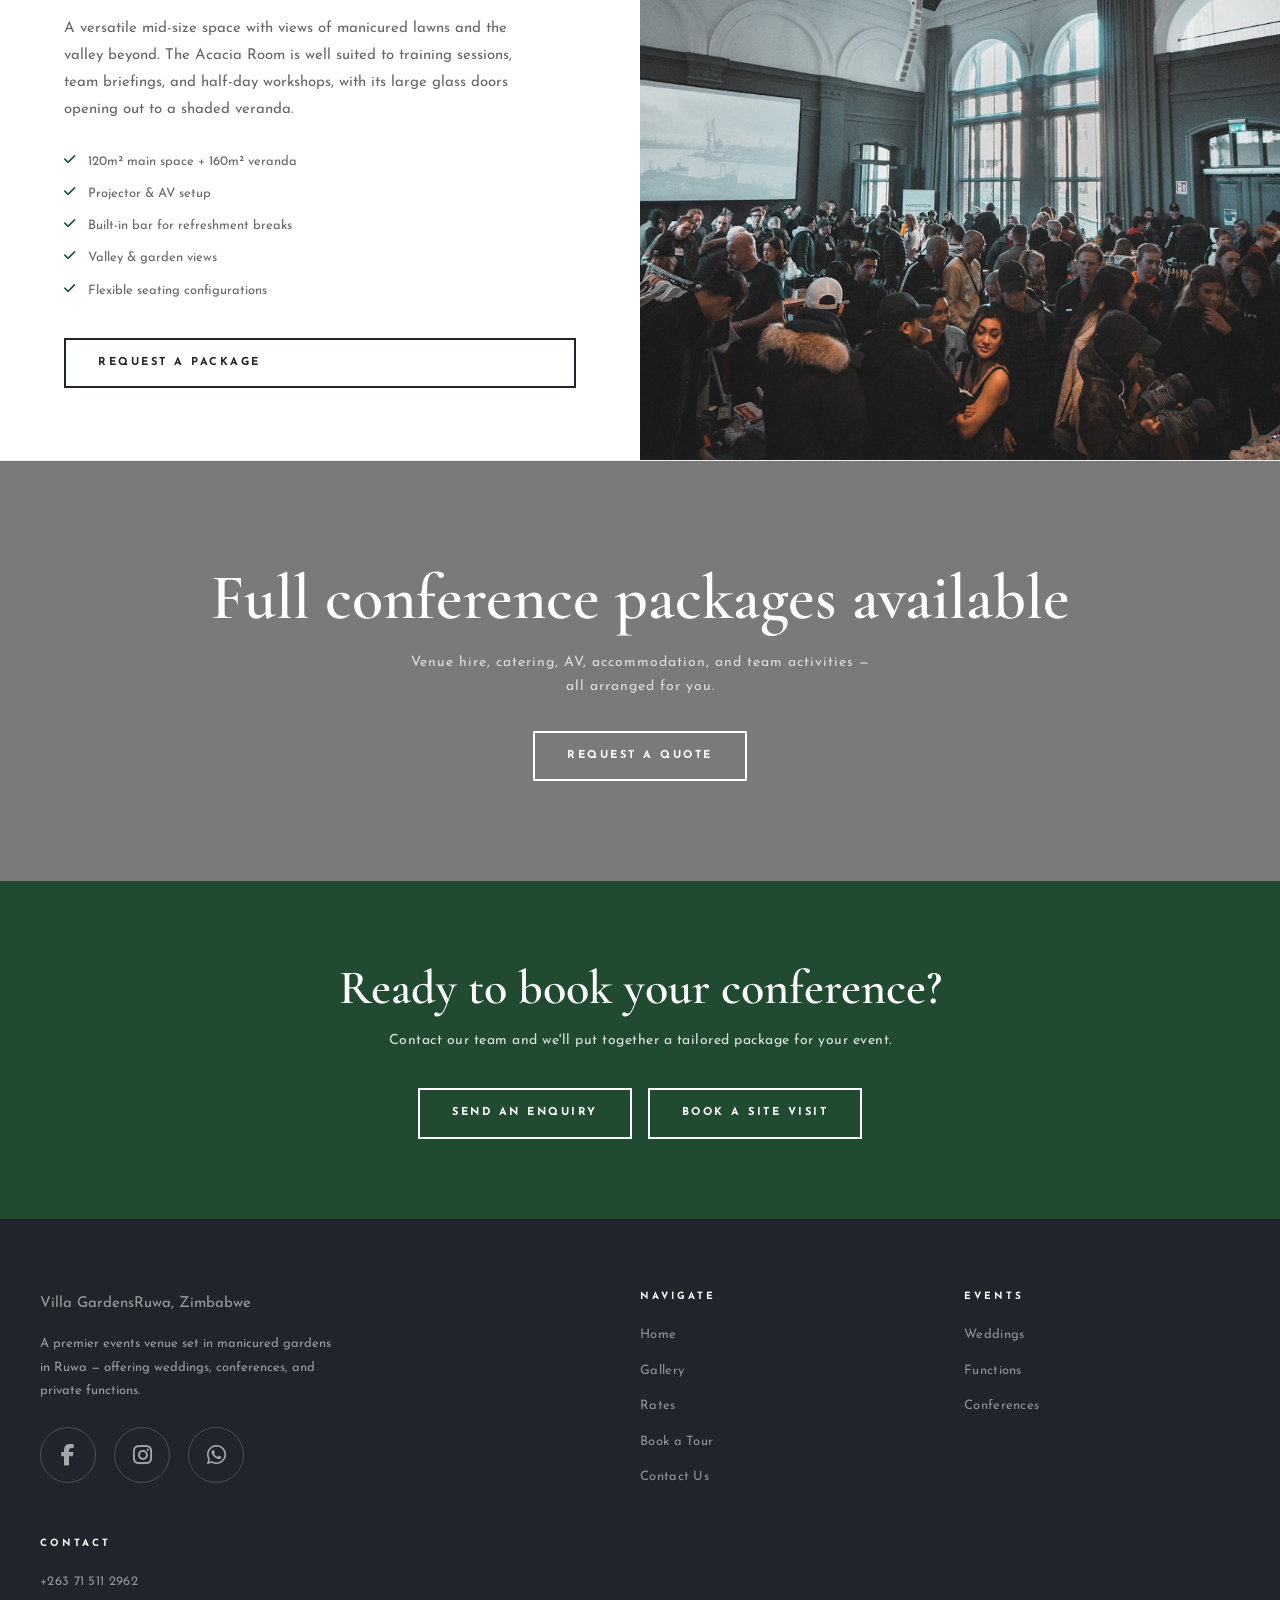
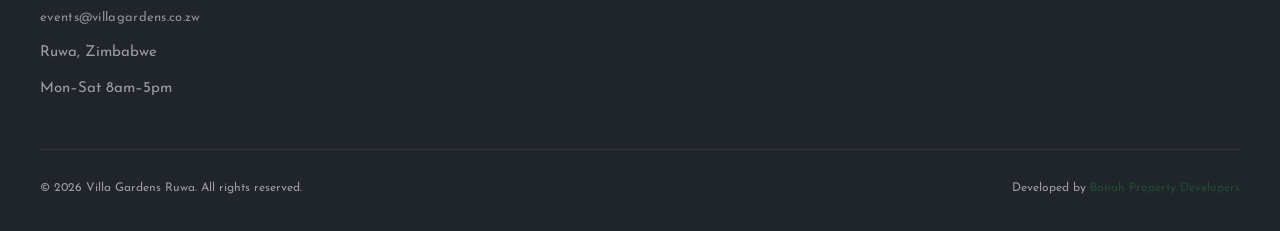
<file: conferences.html>
<!DOCTYPE html>
<html lang="en">
<head>
  <meta charset="utf-8">
  <meta name="viewport" content="width=device-width, initial-scale=1">
  <meta name="theme-color" content="#204b31">
  <title>Conferences — Villa Gardens Ruwa</title>
  <meta name="description" content="World-class conference facilities at Villa Gardens — inspiring meeting and event spaces in Ruwa, Zimbabwe.">
  <link rel="preconnect" href="https://fonts.googleapis.com">
  <link rel="preconnect" href="https://fonts.gstatic.com" crossorigin>
  <link href="https://fonts.googleapis.com/css2?family=Josefin+Sans:wght@300;400;600;700&family=Cormorant+Garamond:ital,wght@0,400;0,600;1,400&display=swap" rel="stylesheet">
  <link rel="stylesheet" href="https://cdnjs.cloudflare.com/ajax/libs/font-awesome/6.5.0/css/all.min.css">
  <link rel="icon" type="image/x-icon" href="favicon.ico">
  <link rel="icon" type="image/png" sizes="32x32" href="favicon-32.png">
  <link rel="icon" type="image/png" sizes="16x16" href="favicon-16.png">
  <link rel="apple-touch-icon" sizes="180x180" href="apple-touch-icon.png">
  <link rel="stylesheet" href="css/style.css">
</head>
<body>

<div class="offcanvas-overlay"></div>
<div class="offcanvas">
  <button type="button" class="offcanvas-close" aria-label="Close menu"></button>
  <ul class="offcanvas-nav">
    <li><a href="index.html">Home</a></li>
    <li><a href="weddings.html">Weddings</a></li>
    <li><a href="functions.html">Functions</a></li>
    <li><a href="conferences.html">Conferences</a></li>
    <li><a href="gallery.html">Gallery</a></li>
    <li><a href="rates.html">Rates</a></li>
    <li><a href="contact.html">Contact Us</a></li>
    <li><a href="book.html">Book a Tour</a></li>
  </ul>
</div>

<nav class="site-nav solid">
  <div class="nav-inner">
    <a href="index.html" class="nav-logo">
      <img src="images/villa-transparent_v2.png" alt="Villa Gardens" class="nav-logo-img nav-logo-img--large">
      <img src="images/villa-transparent_v1.png" alt="Villa Gardens" class="nav-logo-img nav-logo-img--small">
    </a>
    <ul class="nav-links">
      <li><a href="weddings.html">Weddings</a></li>
      <li><a href="functions.html">Functions</a></li>
      <li><a href="conferences.html">Conferences</a></li>
      <li><a href="gallery.html">Gallery</a></li>
      <li><a href="rates.html">Rates</a></li>
      <li><a href="contact.html">Contact Us</a></li>
      <li><a href="book.html" class="nav-cta">Book a Tour</a></li>
    </ul>
    <button type="button" class="nav-hamburger" aria-label="Open menu">
      <span></span><span></span><span></span>
    </button>
  </div>
</nav>

<!-- PAGE HERO -->
<div class="page-hero" style="background-image: url('images/conference-1.jpg')">
  <div class="page-hero__content">
    <span class="page-hero__label">Meet &amp; Collaborate</span>
    <h1 class="page-hero__title">Conferences</h1>
  </div>
</div>

<!-- INTRO -->
<div class="page-body">
  <div class="page-intro">
    <span class="section-label">Conference Facilities</span>
    <h2 class="section-title section-title--center">Inspiring spaces for productive minds</h2>
    <p>Step away from the office and into a setting that refreshes perspective. Villa Gardens offers fully equipped conference facilities surrounded by natural beauty — the ideal environment for team retreats, corporate workshops, AGMs, training sessions, and executive meetings.</p>
  </div>
</div>

<!-- VENUES -->
<section class="venue-list">

  <div class="venue-card">
    <div class="venue-card__img">
      <img src="images/conference-1.jpg" alt="The Grand Hall Conference">
    </div>
    <div class="venue-card__body">
      <span class="section-label">Venue 01</span>
      <h2 class="venue-card__title">The Grand Hall</h2>
      <div class="venue-card__capacity"><i class="fas fa-users"></i> Up to 300 delegates</div>
      <p class="venue-card__desc">Our largest conference space — ideal for AGMs, large corporate conferences, product launches, and gala dinners. The Grand Hall features exposed white beam ceilings, full-height glass windows, and a raised stage with full audio-visual capability.</p>
      <ul class="venue-card__specs">
        <li><i class="fas fa-check"></i> Raised stage &amp; lectern</li>
        <li><i class="fas fa-check"></i> Full AV: projector, screens, PA system</li>
        <li><i class="fas fa-check"></i> Climate control</li>
        <li><i class="fas fa-check"></i> Private kitchen for catering</li>
        <li><i class="fas fa-check"></i> Private restrooms</li>
        <li><i class="fas fa-check"></i> Break-away areas available</li>
      </ul>
      <a href="book.html" class="btn btn-outline-dark">Request a Package</a>
    </div>
  </div>

  <div class="venue-card">
    <div class="venue-card__img">
      <img src="images/feature-3.jpg" alt="The Pavilion Conference">
    </div>
    <div class="venue-card__body">
      <span class="section-label">Venue 02</span>
      <h2 class="venue-card__title">The Garden Pavilion</h2>
      <div class="venue-card__capacity"><i class="fas fa-users"></i> Up to 150 delegates</div>
      <p class="venue-card__desc">A unique conference experience — the Garden Pavilion's rustic gum pole beams, whitewashed ceilings, and partial open-air design create a refreshing alternative to the typical boardroom. Ideal for team days, workshops, and mid-size conferences.</p>
      <ul class="venue-card__specs">
        <li><i class="fas fa-check"></i> Rustic character with natural light</li>
        <li><i class="fas fa-check"></i> Projector &amp; screen</li>
        <li><i class="fas fa-check"></i> Adjacent bar &amp; pergola for breaks</li>
        <li><i class="fas fa-check"></i> Private kitchen &amp; catering</li>
        <li><i class="fas fa-check"></i> Lawn space for team activities</li>
      </ul>
      <a href="book.html" class="btn btn-outline-dark">Request a Package</a>
    </div>
  </div>

  <div class="venue-card">
    <div class="venue-card__img">
      <img src="images/feature-2.jpg" alt="The Boardroom">
    </div>
    <div class="venue-card__body">
      <span class="section-label">Venue 03</span>
      <h2 class="venue-card__title">The Boardroom</h2>
      <div class="venue-card__capacity"><i class="fas fa-users"></i> Up to 30 delegates</div>
      <p class="venue-card__desc">Purpose-built for executive meetings, strategy sessions, and small-group workshops. The Boardroom is set amongst young Msasa trees for a quiet, focused atmosphere — with everything you need and nothing to distract.</p>
      <ul class="venue-card__specs">
        <li><i class="fas fa-check"></i> Boardroom table configuration</li>
        <li><i class="fas fa-check"></i> Projector, whiteboard &amp; stationery</li>
        <li><i class="fas fa-check"></i> Catering &amp; refreshments on request</li>
        <li><i class="fas fa-check"></i> Private, secluded setting</li>
        <li><i class="fas fa-check"></i> Half-day &amp; full-day hire</li>
      </ul>
      <a href="book.html" class="btn btn-outline-dark">Request a Package</a>
    </div>
  </div>

  <div class="venue-card">
    <div class="venue-card__img">
      <img src="images/garden-1.jpg" alt="The Acacia Room">
    </div>
    <div class="venue-card__body">
      <span class="section-label">Venue 04</span>
      <h2 class="venue-card__title">The Acacia Room</h2>
      <div class="venue-card__capacity"><i class="fas fa-users"></i> Up to 80 delegates</div>
      <p class="venue-card__desc">A versatile mid-size space with views of manicured lawns and the valley beyond. The Acacia Room is well suited to training sessions, team briefings, and half-day workshops, with its large glass doors opening out to a shaded veranda.</p>
      <ul class="venue-card__specs">
        <li><i class="fas fa-check"></i> 120m² main space + 160m² veranda</li>
        <li><i class="fas fa-check"></i> Projector &amp; AV setup</li>
        <li><i class="fas fa-check"></i> Built-in bar for refreshment breaks</li>
        <li><i class="fas fa-check"></i> Valley &amp; garden views</li>
        <li><i class="fas fa-check"></i> Flexible seating configurations</li>
      </ul>
      <a href="book.html" class="btn btn-outline-dark">Request a Package</a>
    </div>
  </div>

</section>

<!-- CONFERENCE PACKAGES STRIP -->
<div class="parallax-divider parallax-divider--main">
  <div class="parallax-content">
    <h2>Full conference packages available</h2>
    <p>Venue hire, catering, AV, accommodation, and team activities — all arranged for you.</p>
    <a href="contact.html" class="btn btn-ghost">Request a Quote</a>
  </div>
</div>

<!-- CTA -->
<section class="cta-strip">
  <h2>Ready to book your conference?</h2>
  <p>Contact our team and we'll put together a tailored package for your event.</p>
  <div class="cta-actions">
    <a href="contact.html" class="btn btn-ghost">Send an Enquiry</a>
    <a href="book.html" class="btn btn-ghost">Book a Site Visit</a>
  </div>
</section>

<!-- FOOTER -->
<footer class="site-footer">
  <div class="footer-inner">
    <div>
      <div class="footer-brand">Villa Gardens<span>Ruwa, Zimbabwe</span></div>
      <p class="footer-about">A premier events venue set in manicured gardens in Ruwa — offering weddings, conferences, and private functions.</p>
      <div class="footer-social">
        <a href="#" aria-label="Facebook" target="_blank" rel="noopener"><i class="fab fa-facebook-f"></i></a>
        <a href="https://www.instagram.com/villa.gardens.ruwa" aria-label="Instagram" target="_blank" rel="noopener"><i class="fab fa-instagram"></i></a>
        <a href="https://wa.me/263715112962?text=Hi%2C%20I%27d%20like%20to%20enquire%20about%20Villa%20Gardens" aria-label="WhatsApp" target="_blank" rel="noopener"><i class="fab fa-whatsapp"></i></a>
      </div>
    </div>
    <div class="footer-col">
      <h4>Navigate</h4>
      <ul>
        <li><a href="index.html">Home</a></li>
        <li><a href="gallery.html">Gallery</a></li>
        <li><a href="rates.html">Rates</a></li>
        <li><a href="book.html">Book a Tour</a></li>
        <li><a href="contact.html">Contact Us</a></li>
      </ul>
    </div>
    <div class="footer-col">
      <h4>Events</h4>
      <ul>
        <li><a href="weddings.html">Weddings</a></li>
        <li><a href="functions.html">Functions</a></li>
        <li><a href="conferences.html">Conferences</a></li>
      </ul>
    </div>
    <div class="footer-col">
      <h4>Contact</h4>
      <ul>
        <li><a href="tel:+263715112962">+263&nbsp;71&nbsp;511&nbsp;2962</a></li>
        <li><a href="mailto:events@villagardens.co.zw">events@villagardens.co.zw</a></li>
        <li><span>Ruwa, Zimbabwe</span></li>
        <li><span>Mon–Sat 8am–5pm</span></li>
      </ul>
    </div>
  </div>
  <div class="footer-bottom">
    <span>&copy; <script>document.write(new Date().getFullYear())</script> Villa Gardens Ruwa. All rights reserved.</span>
    <span>Developed by <a href="#" class="footer-dev-link">Banah Property Developers</a></span>
  </div>
</footer>

<a href="https://wa.me/263715112962?text=Hi%2C%20I%27d%20like%20to%20enquire%20about%20a%20conference%20at%20Villa%20Gardens"
   class="whatsapp-float" target="_blank" rel="noopener" aria-label="Chat on WhatsApp">
  <i class="fab fa-whatsapp"></i>
</a>

<script src="js/main.js"></script>
</body>
</html>
</file>
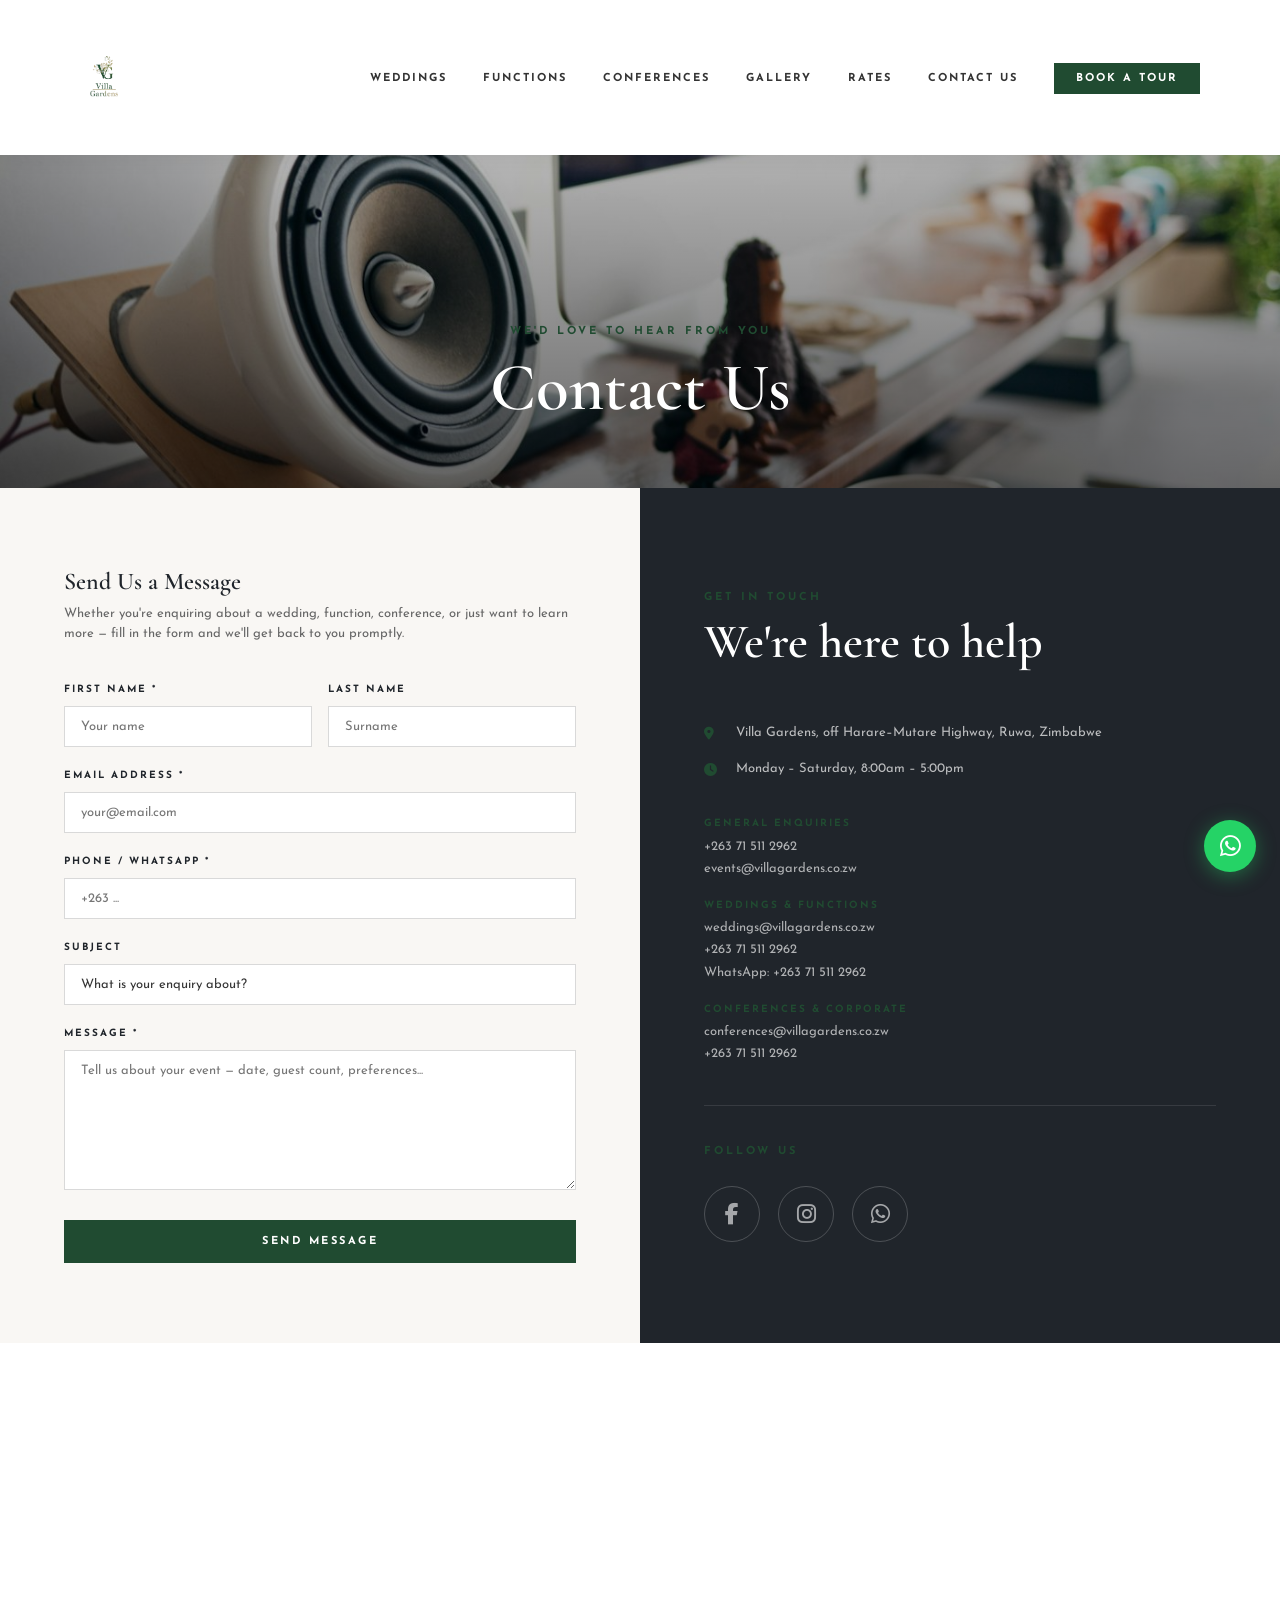
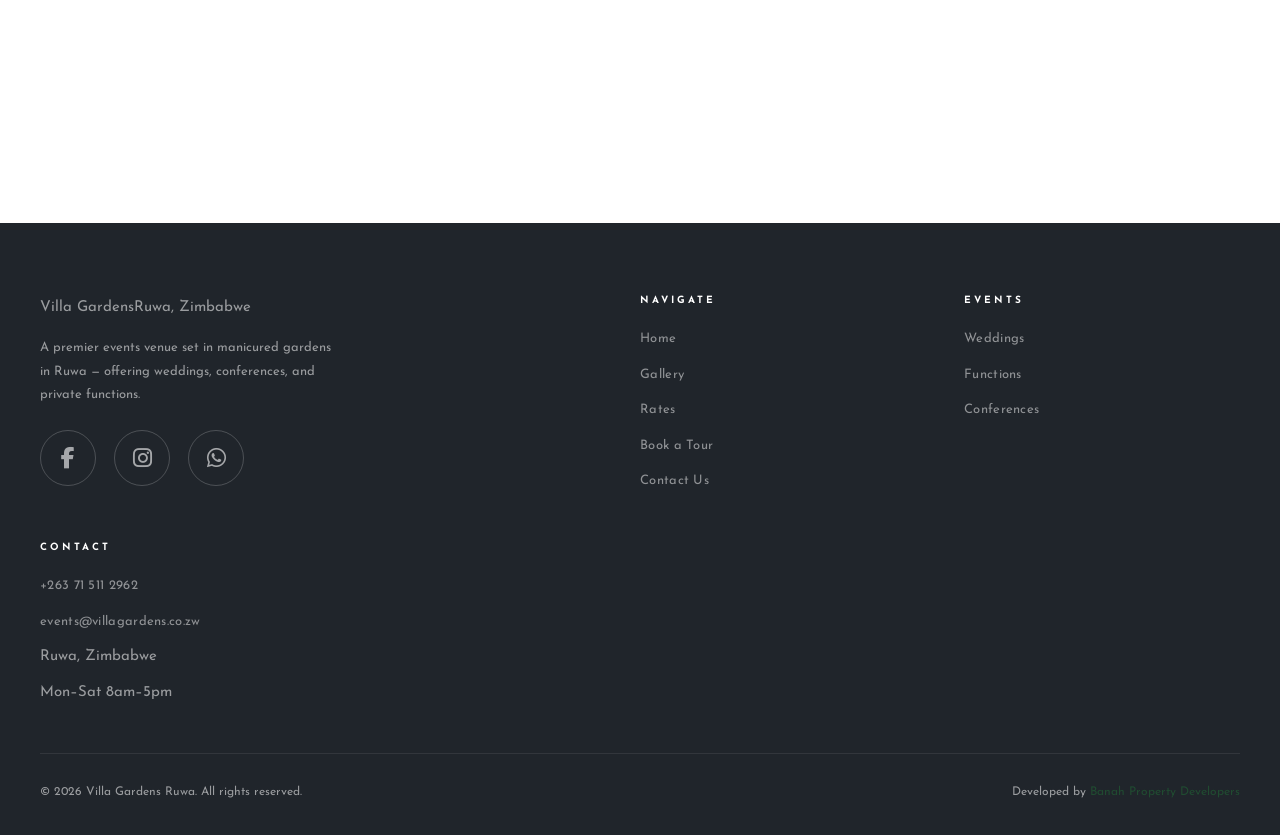
<file: contact.html>
<!DOCTYPE html>
<html lang="en">
<head>
  <meta charset="utf-8">
  <meta name="viewport" content="width=device-width, initial-scale=1">
  <meta name="theme-color" content="#204b31">
  <title>Contact Us — Villa Gardens Ruwa</title>
  <meta name="description" content="Get in touch with the Villa Gardens events team — we're here to help plan your wedding, conference, or function.">
  <link rel="preconnect" href="https://fonts.googleapis.com">
  <link rel="preconnect" href="https://fonts.gstatic.com" crossorigin>
  <link href="https://fonts.googleapis.com/css2?family=Josefin+Sans:wght@300;400;600;700&family=Cormorant+Garamond:ital,wght@0,400;0,600;1,400&display=swap" rel="stylesheet">
  <link rel="stylesheet" href="https://cdnjs.cloudflare.com/ajax/libs/font-awesome/6.5.0/css/all.min.css">
  <link rel="icon" type="image/x-icon" href="favicon.ico">
  <link rel="icon" type="image/png" sizes="32x32" href="favicon-32.png">
  <link rel="icon" type="image/png" sizes="16x16" href="favicon-16.png">
  <link rel="apple-touch-icon" sizes="180x180" href="apple-touch-icon.png">
  <link rel="stylesheet" href="css/style.css">
</head>
<body>

<div class="offcanvas-overlay"></div>
<div class="offcanvas">
  <button type="button" class="offcanvas-close" aria-label="Close menu"></button>
  <ul class="offcanvas-nav">
    <li><a href="index.html">Home</a></li>
    <li><a href="weddings.html">Weddings</a></li>
    <li><a href="functions.html">Functions</a></li>
    <li><a href="conferences.html">Conferences</a></li>
    <li><a href="gallery.html">Gallery</a></li>
    <li><a href="rates.html">Rates</a></li>
    <li><a href="contact.html">Contact Us</a></li>
    <li><a href="book.html">Book a Tour</a></li>
  </ul>
</div>

<nav class="site-nav solid">
  <div class="nav-inner">
    <a href="index.html" class="nav-logo">
      <img src="images/villa-transparent_v2.png" alt="Villa Gardens" class="nav-logo-img nav-logo-img--large">
      <img src="images/villa-transparent_v1.png" alt="Villa Gardens" class="nav-logo-img nav-logo-img--small">
    </a>
    <ul class="nav-links">
      <li><a href="weddings.html">Weddings</a></li>
      <li><a href="functions.html">Functions</a></li>
      <li><a href="conferences.html">Conferences</a></li>
      <li><a href="gallery.html">Gallery</a></li>
      <li><a href="rates.html">Rates</a></li>
      <li><a href="contact.html">Contact Us</a></li>
      <li><a href="book.html" class="nav-cta">Book a Tour</a></li>
    </ul>
    <button type="button" class="nav-hamburger" aria-label="Open menu">
      <span></span><span></span><span></span>
    </button>
  </div>
</nav>

<!-- PAGE HERO -->
<div class="page-hero" style="background-image: url('images/feature-1.jpg')">
  <div class="page-hero__content">
    <span class="page-hero__label">We'd love to hear from you</span>
    <h1 class="page-hero__title">Contact Us</h1>
  </div>
</div>

<!-- CONTACT PAGE -->
<div class="contact-page">

  <!-- FORM -->
  <div class="contact-form-col">
    <h2 class="form-title">Send Us a Message</h2>
    <p class="form-subtitle">Whether you're enquiring about a wedding, function, conference, or just want to learn more — fill in the form and we'll get back to you promptly.</p>

    <form action="#" method="post" novalidate>
      <div class="form-row">
        <div class="form-group">
          <label for="contact-name">First Name *</label>
          <input type="text" id="contact-name" name="first_name" required placeholder="Your name">
        </div>
        <div class="form-group">
          <label for="contact-surname">Last Name</label>
          <input type="text" id="contact-surname" name="last_name" placeholder="Surname">
        </div>
      </div>

      <div class="form-group">
        <label for="contact-email">Email Address *</label>
        <input type="email" id="contact-email" name="email" required placeholder="your@email.com">
      </div>

      <div class="form-group">
        <label for="contact-phone">Phone / WhatsApp *</label>
        <input type="tel" id="contact-phone" name="phone" required placeholder="+263 ...">
      </div>

      <div class="form-group">
        <label for="contact-subject">Subject</label>
        <select id="contact-subject" name="subject">
          <option value="" disabled selected>What is your enquiry about?</option>
          <option>Wedding Enquiry</option>
          <option>Private Function</option>
          <option>Conference / Corporate</option>
          <option>Rates &amp; Packages</option>
          <option>Book a Tour</option>
          <option>General Enquiry</option>
        </select>
      </div>

      <div class="form-group">
        <label for="contact-message">Message *</label>
        <textarea id="contact-message" name="message" required placeholder="Tell us about your event — date, guest count, preferences..."></textarea>
      </div>

      <button type="submit" class="btn btn-amber" style="width: 100%; justify-content: center;">Send Message</button>
    </form>
  </div>

  <!-- CONTACT INFO -->
  <div class="contact-info-col">
    <span class="section-label">Get in Touch</span>
    <h2 class="section-title">We're here to help</h2>

    <div class="location-detail">
      <div class="location-detail-item">
        <span class="icon"><i class="fas fa-map-marker-alt"></i></span>
        <span>Villa Gardens, off Harare–Mutare Highway, Ruwa, Zimbabwe</span>
      </div>
      <div class="location-detail-item">
        <span class="icon"><i class="fas fa-clock"></i></span>
        <span>Monday – Saturday, 8:00am – 5:00pm</span>
      </div>
    </div>

    <div class="contact-dept">
      <div class="contact-dept__item">
        <h4>General Enquiries</h4>
        <p>
          <a href="tel:+263715112962">+263&nbsp;71&nbsp;511&nbsp;2962</a><br>
          <a href="mailto:events@villagardens.co.zw">events@villagardens.co.zw</a>
        </p>
      </div>
      <div class="contact-dept__item">
        <h4>Weddings &amp; Functions</h4>
        <p>
          <a href="mailto:weddings@villagardens.co.zw">weddings@villagardens.co.zw</a><br>
          <a href="tel:+263715112962">+263&nbsp;71&nbsp;511&nbsp;2962</a><br>
          <a href="https://wa.me/263715112962" target="_blank" rel="noopener">WhatsApp: +263&nbsp;71&nbsp;511&nbsp;2962</a>
        </p>
      </div>
      <div class="contact-dept__item">
        <h4>Conferences &amp; Corporate</h4>
        <p>
          <a href="mailto:conferences@villagardens.co.zw">conferences@villagardens.co.zw</a><br>
          <a href="tel:+263715112962">+263&nbsp;71&nbsp;511&nbsp;2962</a>
        </p>
      </div>
    </div>

    <div style="margin-top: 40px; padding-top: 32px; border-top: 1px solid rgba(255,255,255,0.1);">
      <span class="section-label">Follow Us</span>
      <div class="footer-social" style="margin-top: 16px;">
        <a href="#" aria-label="Facebook"><i class="fab fa-facebook-f"></i></a>
        <a href="#" aria-label="Instagram"><i class="fab fa-instagram"></i></a>
        <a href="#" aria-label="WhatsApp"><i class="fab fa-whatsapp"></i></a>
      </div>
    </div>
  </div>

</div>

<!-- MAP -->
<div class="location-map" style="height: 400px;">
  <iframe
    src="https://maps.google.com/maps?q=Ruwa,+Zimbabwe&t=&z=13&ie=UTF8&iwloc=&output=embed"
    allowfullscreen
    loading="lazy"
    title="Villa Gardens Ruwa location map">
  </iframe>
</div>

<!-- FOOTER -->
<footer class="site-footer">
  <div class="footer-inner">
    <div>
      <div class="footer-brand">Villa Gardens<span>Ruwa, Zimbabwe</span></div>
      <p class="footer-about">A premier events venue set in manicured gardens in Ruwa — offering weddings, conferences, and private functions.</p>
      <div class="footer-social">
        <a href="#" aria-label="Facebook" target="_blank" rel="noopener"><i class="fab fa-facebook-f"></i></a>
        <a href="https://www.instagram.com/villa.gardens.ruwa" aria-label="Instagram" target="_blank" rel="noopener"><i class="fab fa-instagram"></i></a>
        <a href="https://wa.me/263715112962?text=Hi%2C%20I%27d%20like%20to%20enquire%20about%20Villa%20Gardens" aria-label="WhatsApp" target="_blank" rel="noopener"><i class="fab fa-whatsapp"></i></a>
      </div>
    </div>
    <div class="footer-col">
      <h4>Navigate</h4>
      <ul>
        <li><a href="index.html">Home</a></li>
        <li><a href="gallery.html">Gallery</a></li>
        <li><a href="rates.html">Rates</a></li>
        <li><a href="book.html">Book a Tour</a></li>
        <li><a href="contact.html">Contact Us</a></li>
      </ul>
    </div>
    <div class="footer-col">
      <h4>Events</h4>
      <ul>
        <li><a href="weddings.html">Weddings</a></li>
        <li><a href="functions.html">Functions</a></li>
        <li><a href="conferences.html">Conferences</a></li>
      </ul>
    </div>
    <div class="footer-col">
      <h4>Contact</h4>
      <ul>
        <li><a href="tel:+263715112962">+263&nbsp;71&nbsp;511&nbsp;2962</a></li>
        <li><a href="mailto:events@villagardens.co.zw">events@villagardens.co.zw</a></li>
        <li><span>Ruwa, Zimbabwe</span></li>
        <li><span>Mon–Sat 8am–5pm</span></li>
      </ul>
    </div>
  </div>
  <div class="footer-bottom">
    <span>&copy; <script>document.write(new Date().getFullYear())</script> Villa Gardens Ruwa. All rights reserved.</span>
    <span>Developed by <a href="#" class="footer-dev-link">Banah Property Developers</a></span>
  </div>
</footer>

<a href="https://wa.me/263715112962?text=Hi%2C%20I%27d%20like%20to%20enquire%20about%20Villa%20Gardens"
   class="whatsapp-float" target="_blank" rel="noopener" aria-label="Chat on WhatsApp">
  <i class="fab fa-whatsapp"></i>
</a>

<script src="js/main.js"></script>
</body>
</html>
</file>
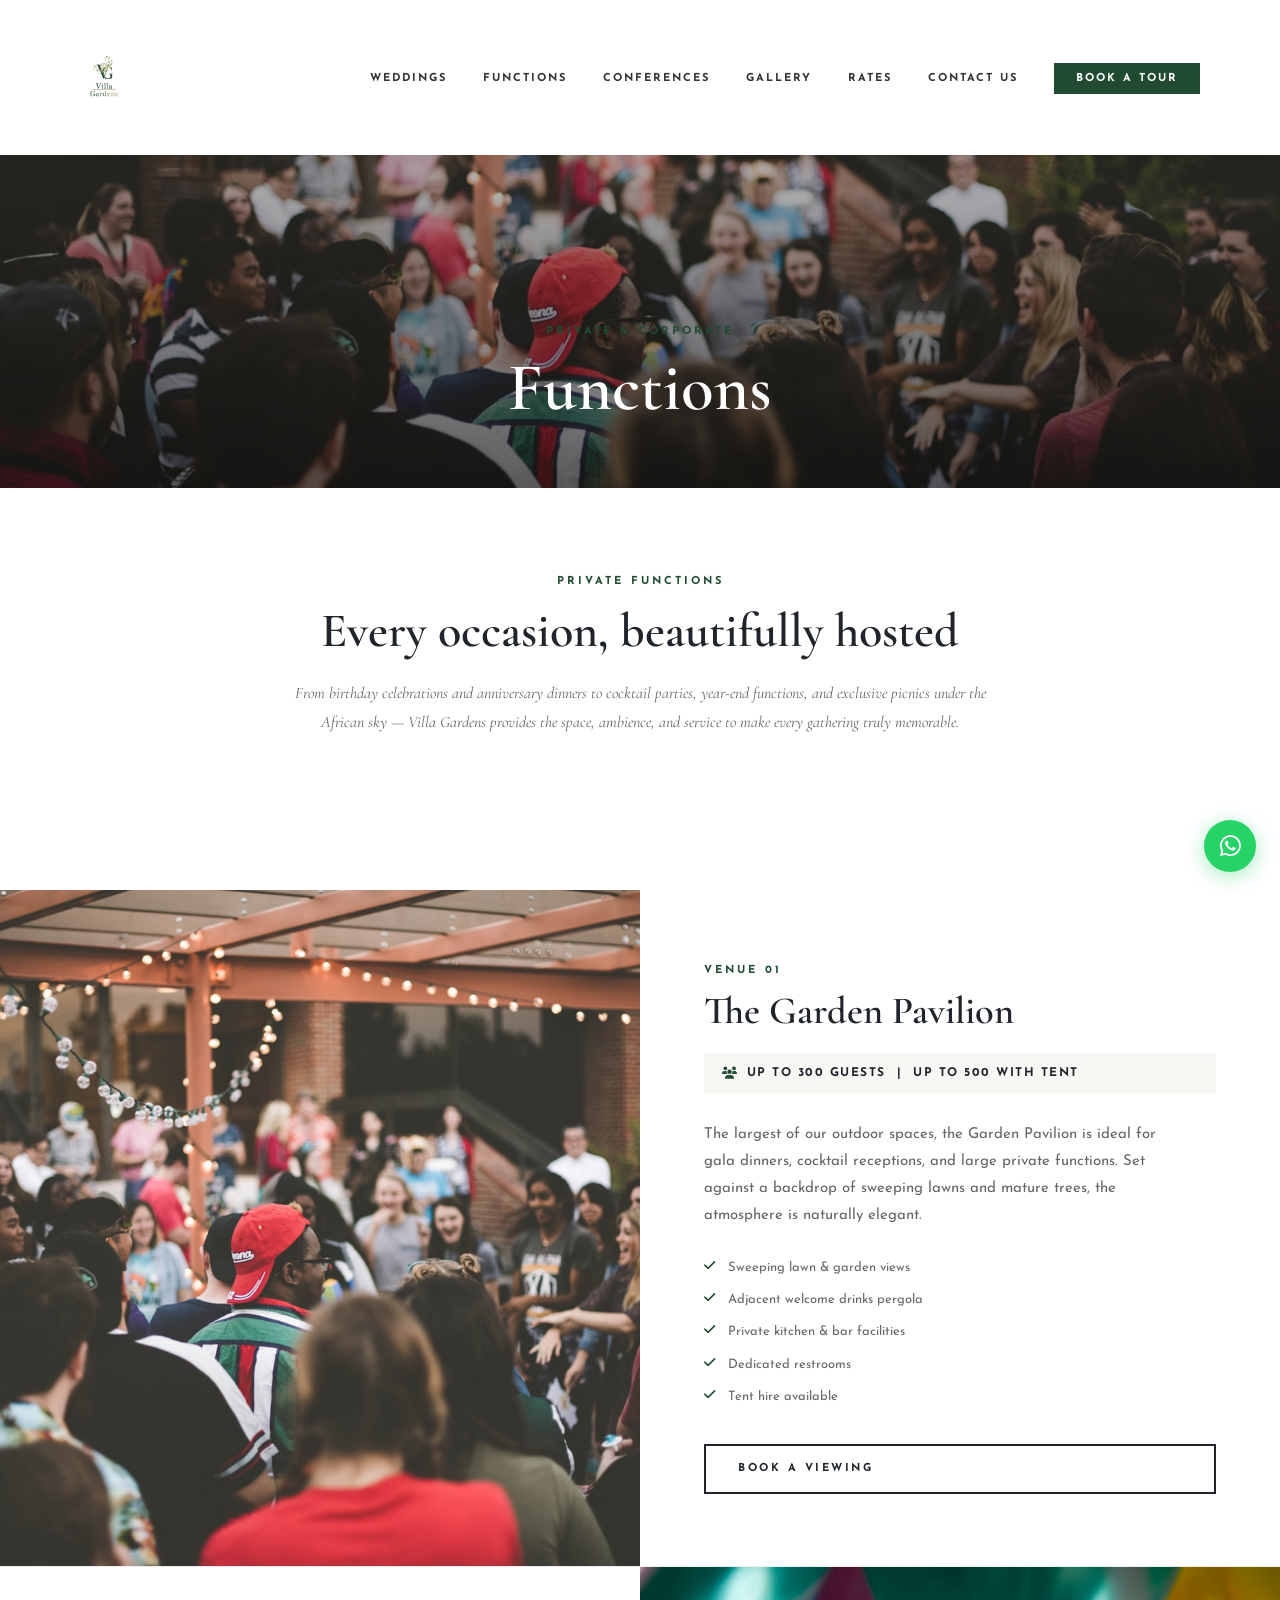
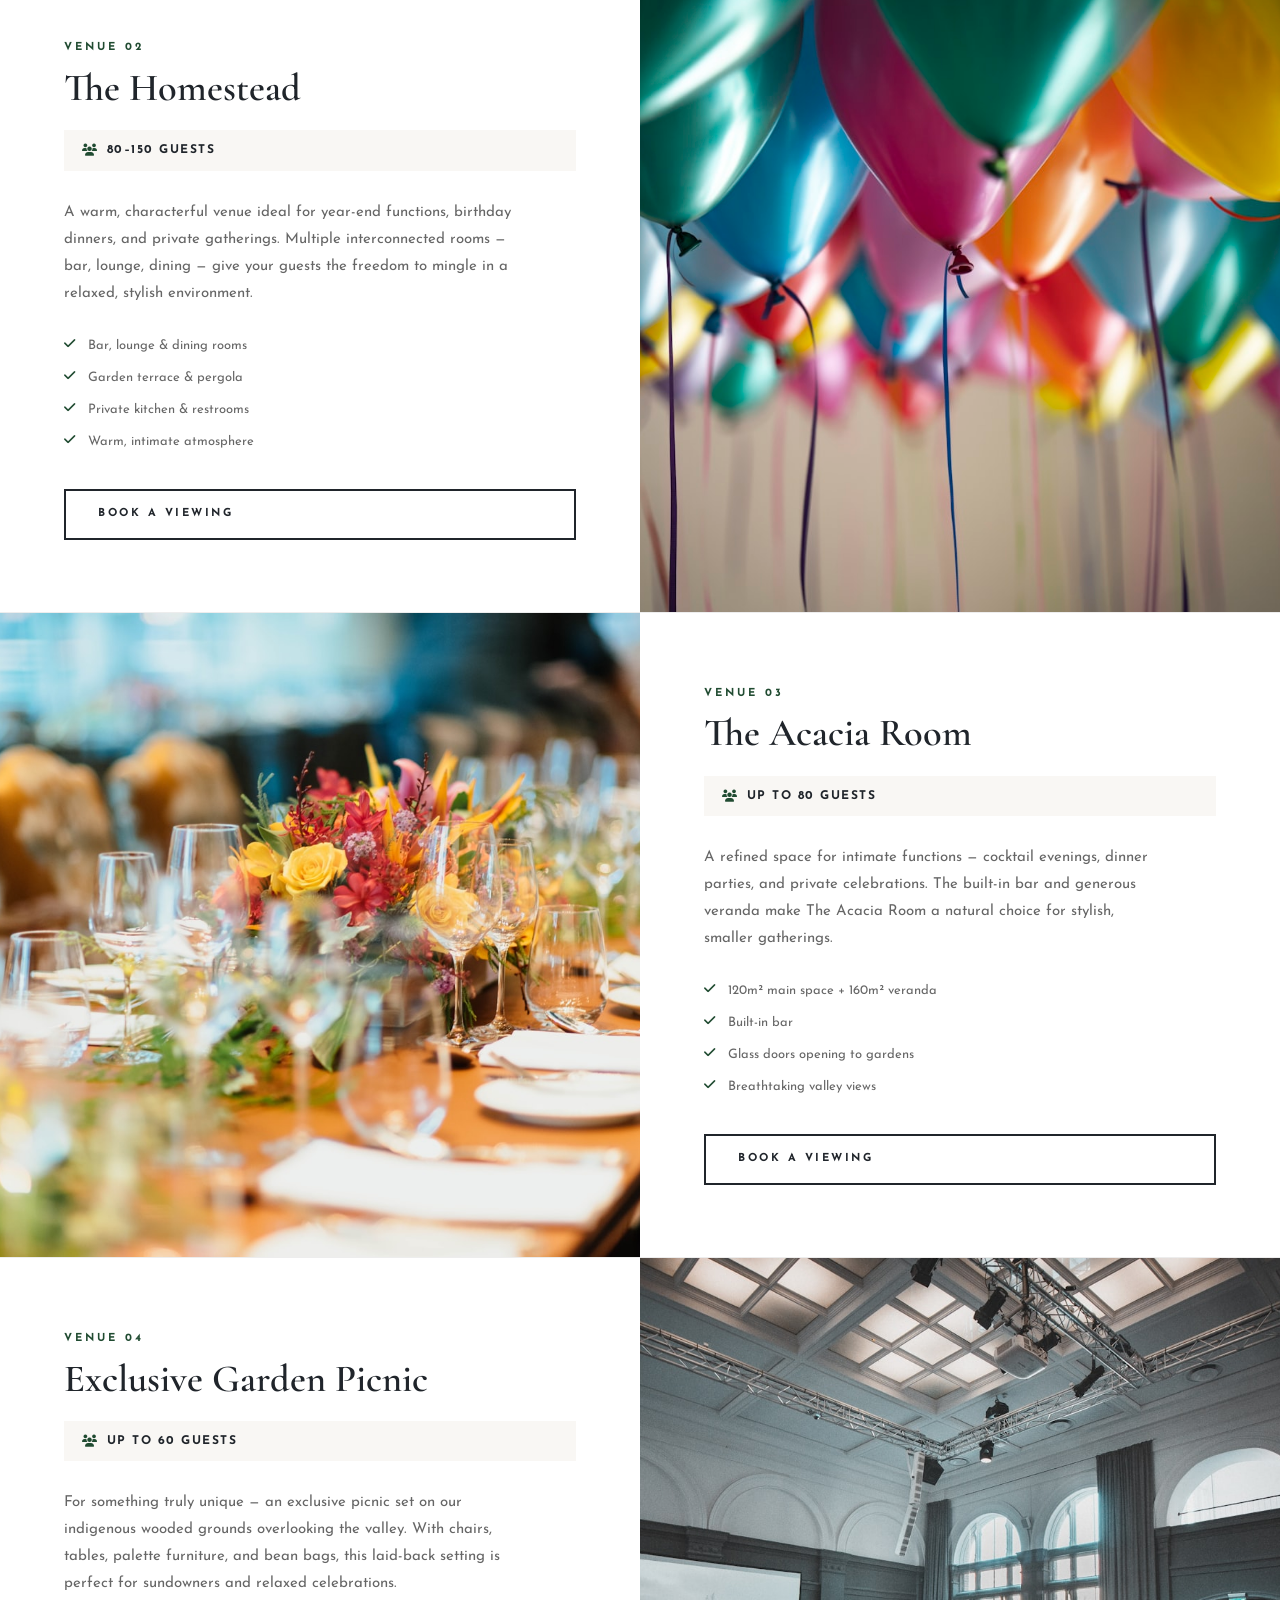
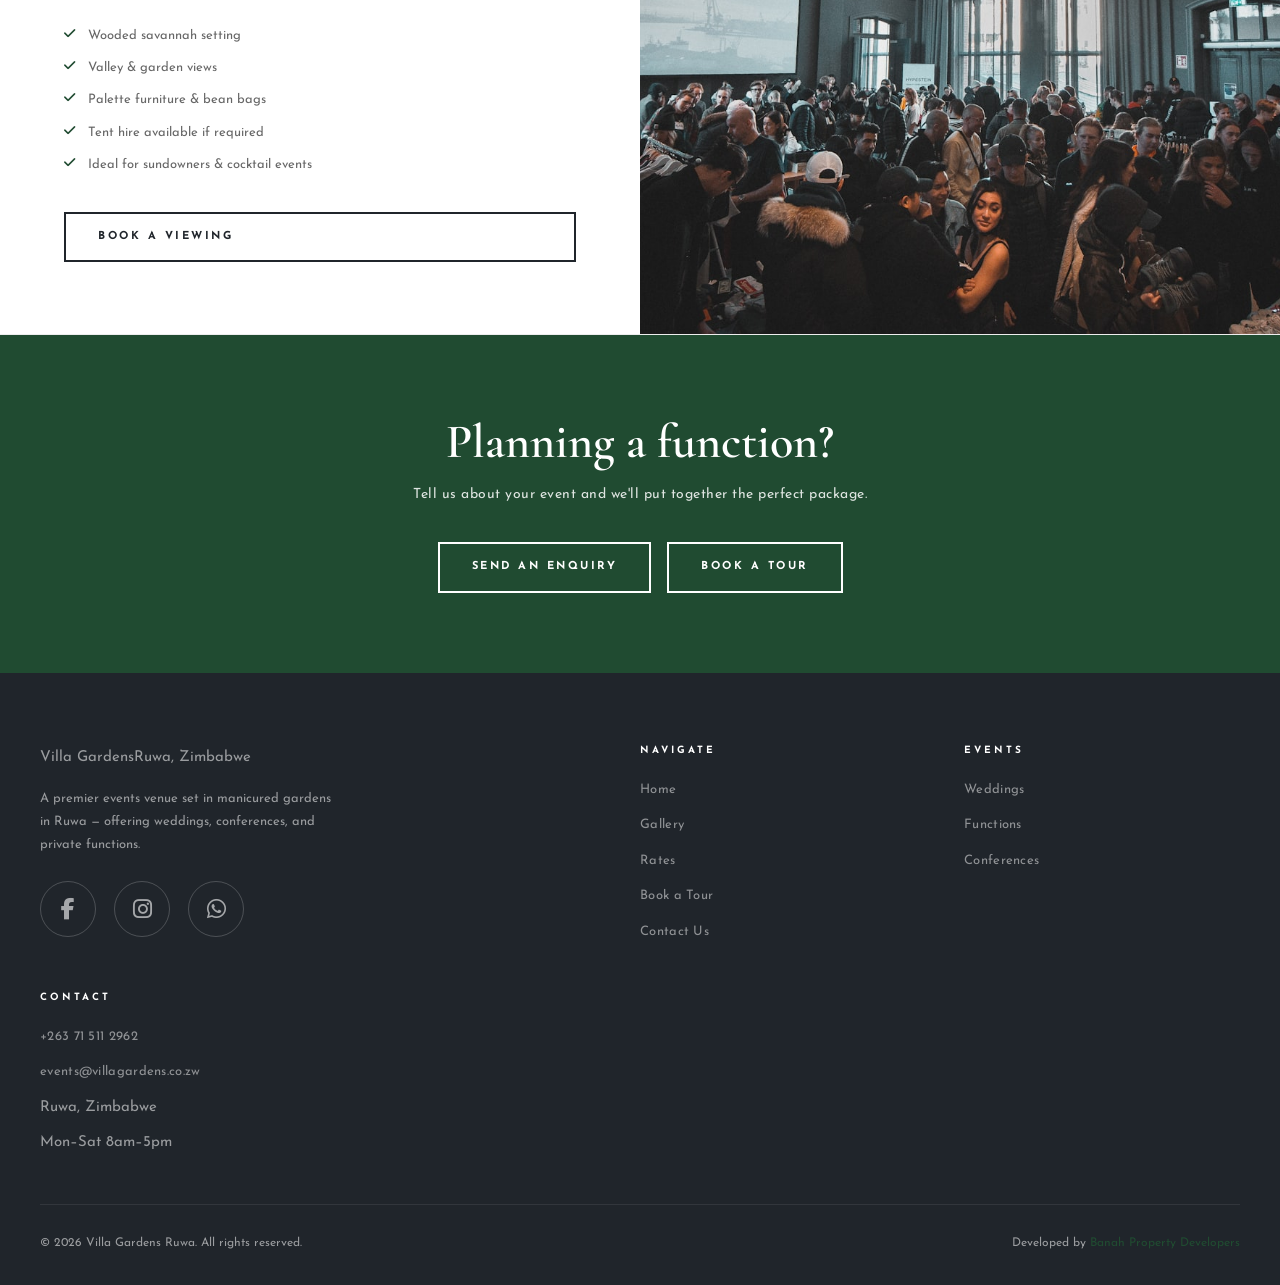
<file: functions.html>
<!DOCTYPE html>
<html lang="en">
<head>
  <meta charset="utf-8">
  <meta name="viewport" content="width=device-width, initial-scale=1">
  <meta name="theme-color" content="#204b31">
  <title>Functions — Villa Gardens Ruwa</title>
  <meta name="description" content="Host your next private function or celebration at Villa Gardens — stunning event venues in Ruwa, Zimbabwe.">
  <link rel="preconnect" href="https://fonts.googleapis.com">
  <link rel="preconnect" href="https://fonts.gstatic.com" crossorigin>
  <link href="https://fonts.googleapis.com/css2?family=Josefin+Sans:wght@300;400;600;700&family=Cormorant+Garamond:ital,wght@0,400;0,600;1,400&display=swap" rel="stylesheet">
  <link rel="stylesheet" href="https://cdnjs.cloudflare.com/ajax/libs/font-awesome/6.5.0/css/all.min.css">
  <link rel="icon" type="image/x-icon" href="favicon.ico">
  <link rel="icon" type="image/png" sizes="32x32" href="favicon-32.png">
  <link rel="icon" type="image/png" sizes="16x16" href="favicon-16.png">
  <link rel="apple-touch-icon" sizes="180x180" href="apple-touch-icon.png">
  <link rel="stylesheet" href="css/style.css">
</head>
<body>

<div class="offcanvas-overlay"></div>
<div class="offcanvas">
  <button type="button" class="offcanvas-close" aria-label="Close menu"></button>
  <ul class="offcanvas-nav">
    <li><a href="index.html">Home</a></li>
    <li><a href="weddings.html">Weddings</a></li>
    <li><a href="functions.html">Functions</a></li>
    <li><a href="conferences.html">Conferences</a></li>
    <li><a href="gallery.html">Gallery</a></li>
    <li><a href="rates.html">Rates</a></li>
    <li><a href="contact.html">Contact Us</a></li>
    <li><a href="book.html">Book a Tour</a></li>
  </ul>
</div>

<nav class="site-nav solid">
  <div class="nav-inner">
    <a href="index.html" class="nav-logo">
      <img src="images/villa-transparent_v2.png" alt="Villa Gardens" class="nav-logo-img nav-logo-img--large">
      <img src="images/villa-transparent_v1.png" alt="Villa Gardens" class="nav-logo-img nav-logo-img--small">
    </a>
    <ul class="nav-links">
      <li><a href="weddings.html">Weddings</a></li>
      <li><a href="functions.html">Functions</a></li>
      <li><a href="conferences.html">Conferences</a></li>
      <li><a href="gallery.html">Gallery</a></li>
      <li><a href="rates.html">Rates</a></li>
      <li><a href="contact.html">Contact Us</a></li>
      <li><a href="book.html" class="nav-cta">Book a Tour</a></li>
    </ul>
    <button type="button" class="nav-hamburger" aria-label="Open menu">
      <span></span><span></span><span></span>
    </button>
  </div>
</nav>

<!-- PAGE HERO -->
<div class="page-hero" style="background-image: url('images/function-1.jpg')">
  <div class="page-hero__content">
    <span class="page-hero__label">Private &amp; Corporate</span>
    <h1 class="page-hero__title">Functions</h1>
  </div>
</div>

<!-- INTRO -->
<div class="page-body">
  <div class="page-intro">
    <span class="section-label">Private Functions</span>
    <h2 class="section-title section-title--center">Every occasion, beautifully hosted</h2>
    <p>From birthday celebrations and anniversary dinners to cocktail parties, year-end functions, and exclusive picnics under the African sky — Villa Gardens provides the space, ambience, and service to make every gathering truly memorable.</p>
  </div>
</div>

<!-- VENUES -->
<section class="venue-list">

  <div class="venue-card">
    <div class="venue-card__img">
      <img src="images/function-1.jpg" alt="The Garden Pavilion">
    </div>
    <div class="venue-card__body">
      <span class="section-label">Venue 01</span>
      <h2 class="venue-card__title">The Garden Pavilion</h2>
      <div class="venue-card__capacity"><i class="fas fa-users"></i> Up to 300 guests &nbsp;|&nbsp; Up to 500 with tent</div>
      <p class="venue-card__desc">The largest of our outdoor spaces, the Garden Pavilion is ideal for gala dinners, cocktail receptions, and large private functions. Set against a backdrop of sweeping lawns and mature trees, the atmosphere is naturally elegant.</p>
      <ul class="venue-card__specs">
        <li><i class="fas fa-check"></i> Sweeping lawn &amp; garden views</li>
        <li><i class="fas fa-check"></i> Adjacent welcome drinks pergola</li>
        <li><i class="fas fa-check"></i> Private kitchen &amp; bar facilities</li>
        <li><i class="fas fa-check"></i> Dedicated restrooms</li>
        <li><i class="fas fa-check"></i> Tent hire available</li>
      </ul>
      <a href="book.html" class="btn btn-outline-dark">Book a Viewing</a>
    </div>
  </div>

  <div class="venue-card">
    <div class="venue-card__img">
      <img src="images/gallery-1.jpg" alt="The Homestead">
    </div>
    <div class="venue-card__body">
      <span class="section-label">Venue 02</span>
      <h2 class="venue-card__title">The Homestead</h2>
      <div class="venue-card__capacity"><i class="fas fa-users"></i> 80–150 guests</div>
      <p class="venue-card__desc">A warm, characterful venue ideal for year-end functions, birthday dinners, and private gatherings. Multiple interconnected rooms — bar, lounge, dining — give your guests the freedom to mingle in a relaxed, stylish environment.</p>
      <ul class="venue-card__specs">
        <li><i class="fas fa-check"></i> Bar, lounge &amp; dining rooms</li>
        <li><i class="fas fa-check"></i> Garden terrace &amp; pergola</li>
        <li><i class="fas fa-check"></i> Private kitchen &amp; restrooms</li>
        <li><i class="fas fa-check"></i> Warm, intimate atmosphere</li>
      </ul>
      <a href="book.html" class="btn btn-outline-dark">Book a Viewing</a>
    </div>
  </div>

  <div class="venue-card">
    <div class="venue-card__img">
      <img src="images/feature-2.jpg" alt="The Acacia Room">
    </div>
    <div class="venue-card__body">
      <span class="section-label">Venue 03</span>
      <h2 class="venue-card__title">The Acacia Room</h2>
      <div class="venue-card__capacity"><i class="fas fa-users"></i> Up to 80 guests</div>
      <p class="venue-card__desc">A refined space for intimate functions — cocktail evenings, dinner parties, and private celebrations. The built-in bar and generous veranda make The Acacia Room a natural choice for stylish, smaller gatherings.</p>
      <ul class="venue-card__specs">
        <li><i class="fas fa-check"></i> 120m² main space + 160m² veranda</li>
        <li><i class="fas fa-check"></i> Built-in bar</li>
        <li><i class="fas fa-check"></i> Glass doors opening to gardens</li>
        <li><i class="fas fa-check"></i> Breathtaking valley views</li>
      </ul>
      <a href="book.html" class="btn btn-outline-dark">Book a Viewing</a>
    </div>
  </div>

  <div class="venue-card">
    <div class="venue-card__img">
      <img src="images/garden-1.jpg" alt="Exclusive Garden Picnic">
    </div>
    <div class="venue-card__body">
      <span class="section-label">Venue 04</span>
      <h2 class="venue-card__title">Exclusive Garden Picnic</h2>
      <div class="venue-card__capacity"><i class="fas fa-users"></i> Up to 60 guests</div>
      <p class="venue-card__desc">For something truly unique — an exclusive picnic set on our indigenous wooded grounds overlooking the valley. With chairs, tables, palette furniture, and bean bags, this laid-back setting is perfect for sundowners and relaxed celebrations.</p>
      <ul class="venue-card__specs">
        <li><i class="fas fa-check"></i> Wooded savannah setting</li>
        <li><i class="fas fa-check"></i> Valley &amp; garden views</li>
        <li><i class="fas fa-check"></i> Palette furniture &amp; bean bags</li>
        <li><i class="fas fa-check"></i> Tent hire available if required</li>
        <li><i class="fas fa-check"></i> Ideal for sundowners &amp; cocktail events</li>
      </ul>
      <a href="book.html" class="btn btn-outline-dark">Book a Viewing</a>
    </div>
  </div>

</section>

<!-- CTA -->
<section class="cta-strip">
  <h2>Planning a function?</h2>
  <p>Tell us about your event and we'll put together the perfect package.</p>
  <div class="cta-actions">
    <a href="contact.html" class="btn btn-ghost">Send an Enquiry</a>
    <a href="book.html" class="btn btn-ghost">Book a Tour</a>
  </div>
</section>

<!-- FOOTER -->
<footer class="site-footer">
  <div class="footer-inner">
    <div>
      <div class="footer-brand">Villa Gardens<span>Ruwa, Zimbabwe</span></div>
      <p class="footer-about">A premier events venue set in manicured gardens in Ruwa — offering weddings, conferences, and private functions.</p>
      <div class="footer-social">
        <a href="#" aria-label="Facebook" target="_blank" rel="noopener"><i class="fab fa-facebook-f"></i></a>
        <a href="https://www.instagram.com/villa.gardens.ruwa" aria-label="Instagram" target="_blank" rel="noopener"><i class="fab fa-instagram"></i></a>
        <a href="https://wa.me/263715112962?text=Hi%2C%20I%27d%20like%20to%20enquire%20about%20Villa%20Gardens" aria-label="WhatsApp" target="_blank" rel="noopener"><i class="fab fa-whatsapp"></i></a>
      </div>
    </div>
    <div class="footer-col">
      <h4>Navigate</h4>
      <ul>
        <li><a href="index.html">Home</a></li>
        <li><a href="gallery.html">Gallery</a></li>
        <li><a href="rates.html">Rates</a></li>
        <li><a href="book.html">Book a Tour</a></li>
        <li><a href="contact.html">Contact Us</a></li>
      </ul>
    </div>
    <div class="footer-col">
      <h4>Events</h4>
      <ul>
        <li><a href="weddings.html">Weddings</a></li>
        <li><a href="functions.html">Functions</a></li>
        <li><a href="conferences.html">Conferences</a></li>
      </ul>
    </div>
    <div class="footer-col">
      <h4>Contact</h4>
      <ul>
        <li><a href="tel:+263715112962">+263&nbsp;71&nbsp;511&nbsp;2962</a></li>
        <li><a href="mailto:events@villagardens.co.zw">events@villagardens.co.zw</a></li>
        <li><span>Ruwa, Zimbabwe</span></li>
        <li><span>Mon–Sat 8am–5pm</span></li>
      </ul>
    </div>
  </div>
  <div class="footer-bottom">
    <span>&copy; <script>document.write(new Date().getFullYear())</script> Villa Gardens Ruwa. All rights reserved.</span>
    <span>Developed by <a href="#" class="footer-dev-link">Banah Property Developers</a></span>
  </div>
</footer>

<a href="https://wa.me/263715112962?text=Hi%2C%20I%27d%20like%20to%20enquire%20about%20a%20function%20at%20Villa%20Gardens"
   class="whatsapp-float" target="_blank" rel="noopener" aria-label="Chat on WhatsApp">
  <i class="fab fa-whatsapp"></i>
</a>

<script src="js/main.js"></script>
</body>
</html>
</file>
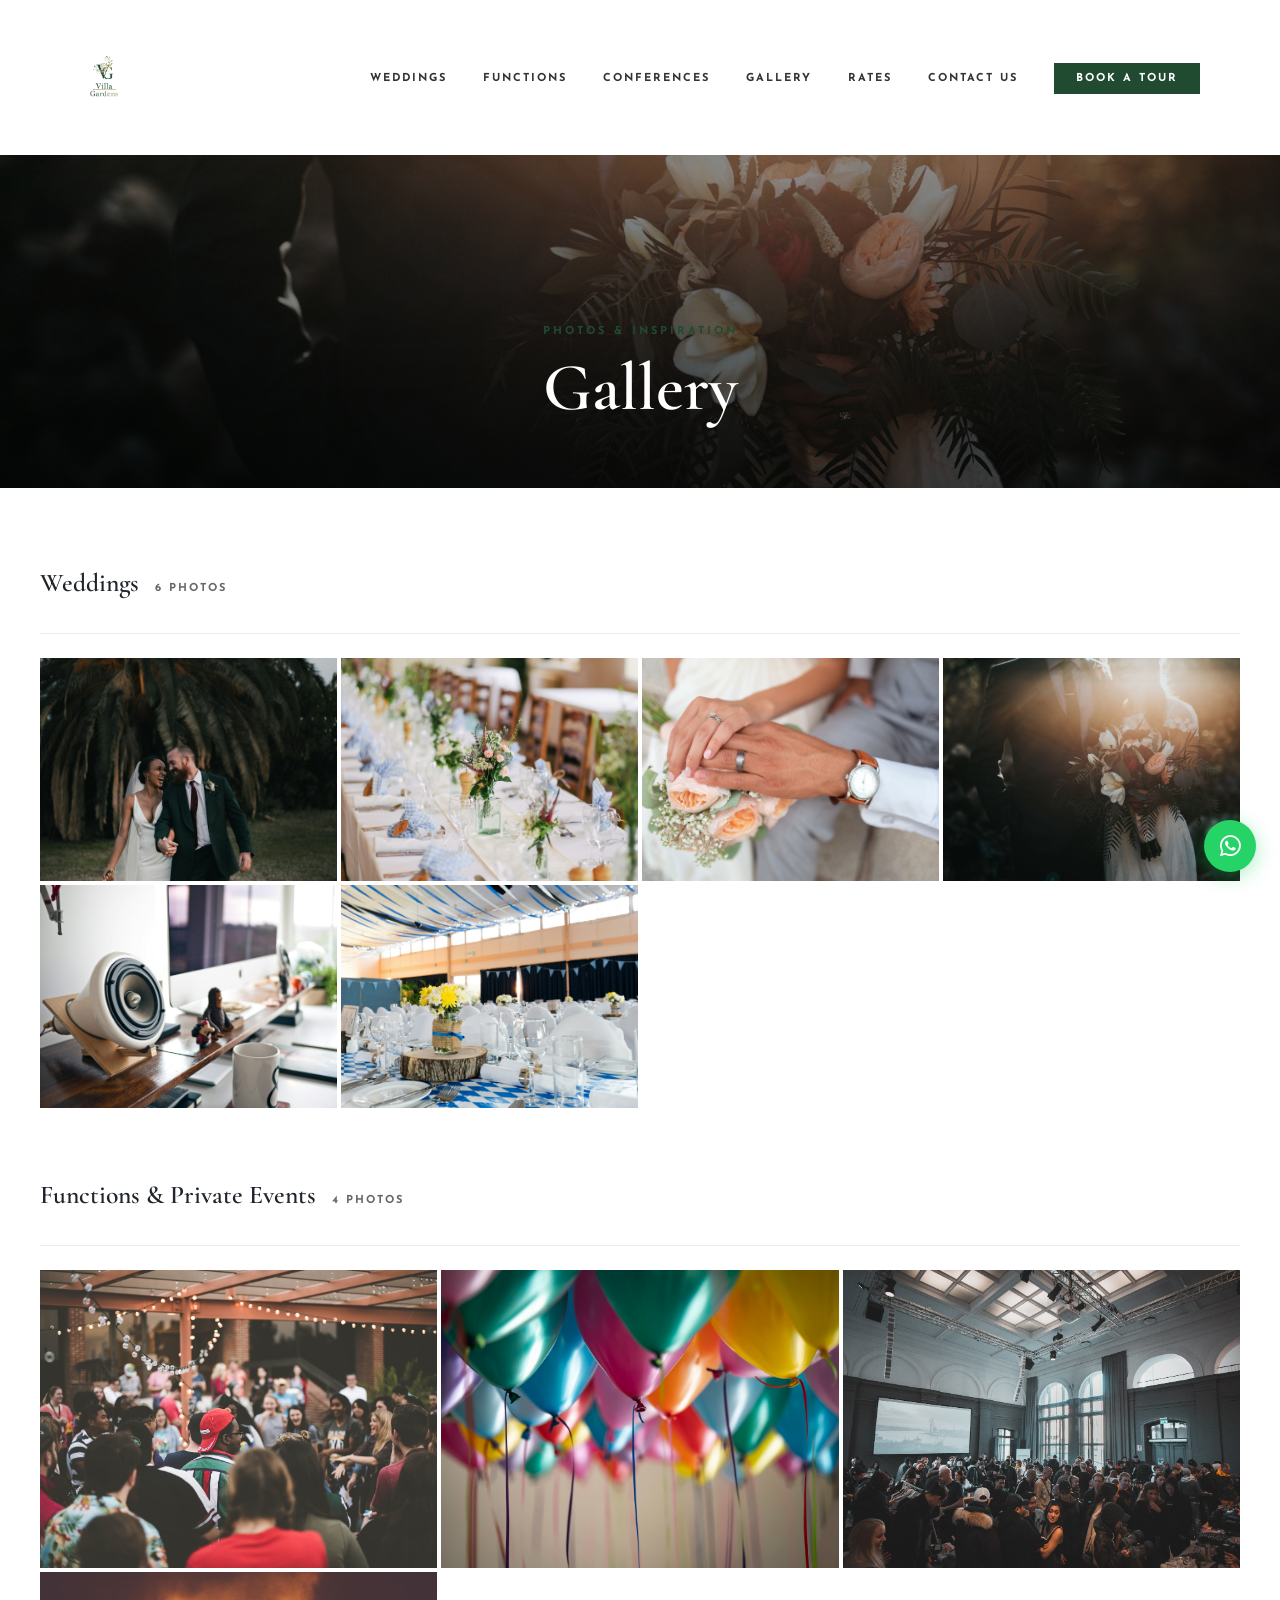
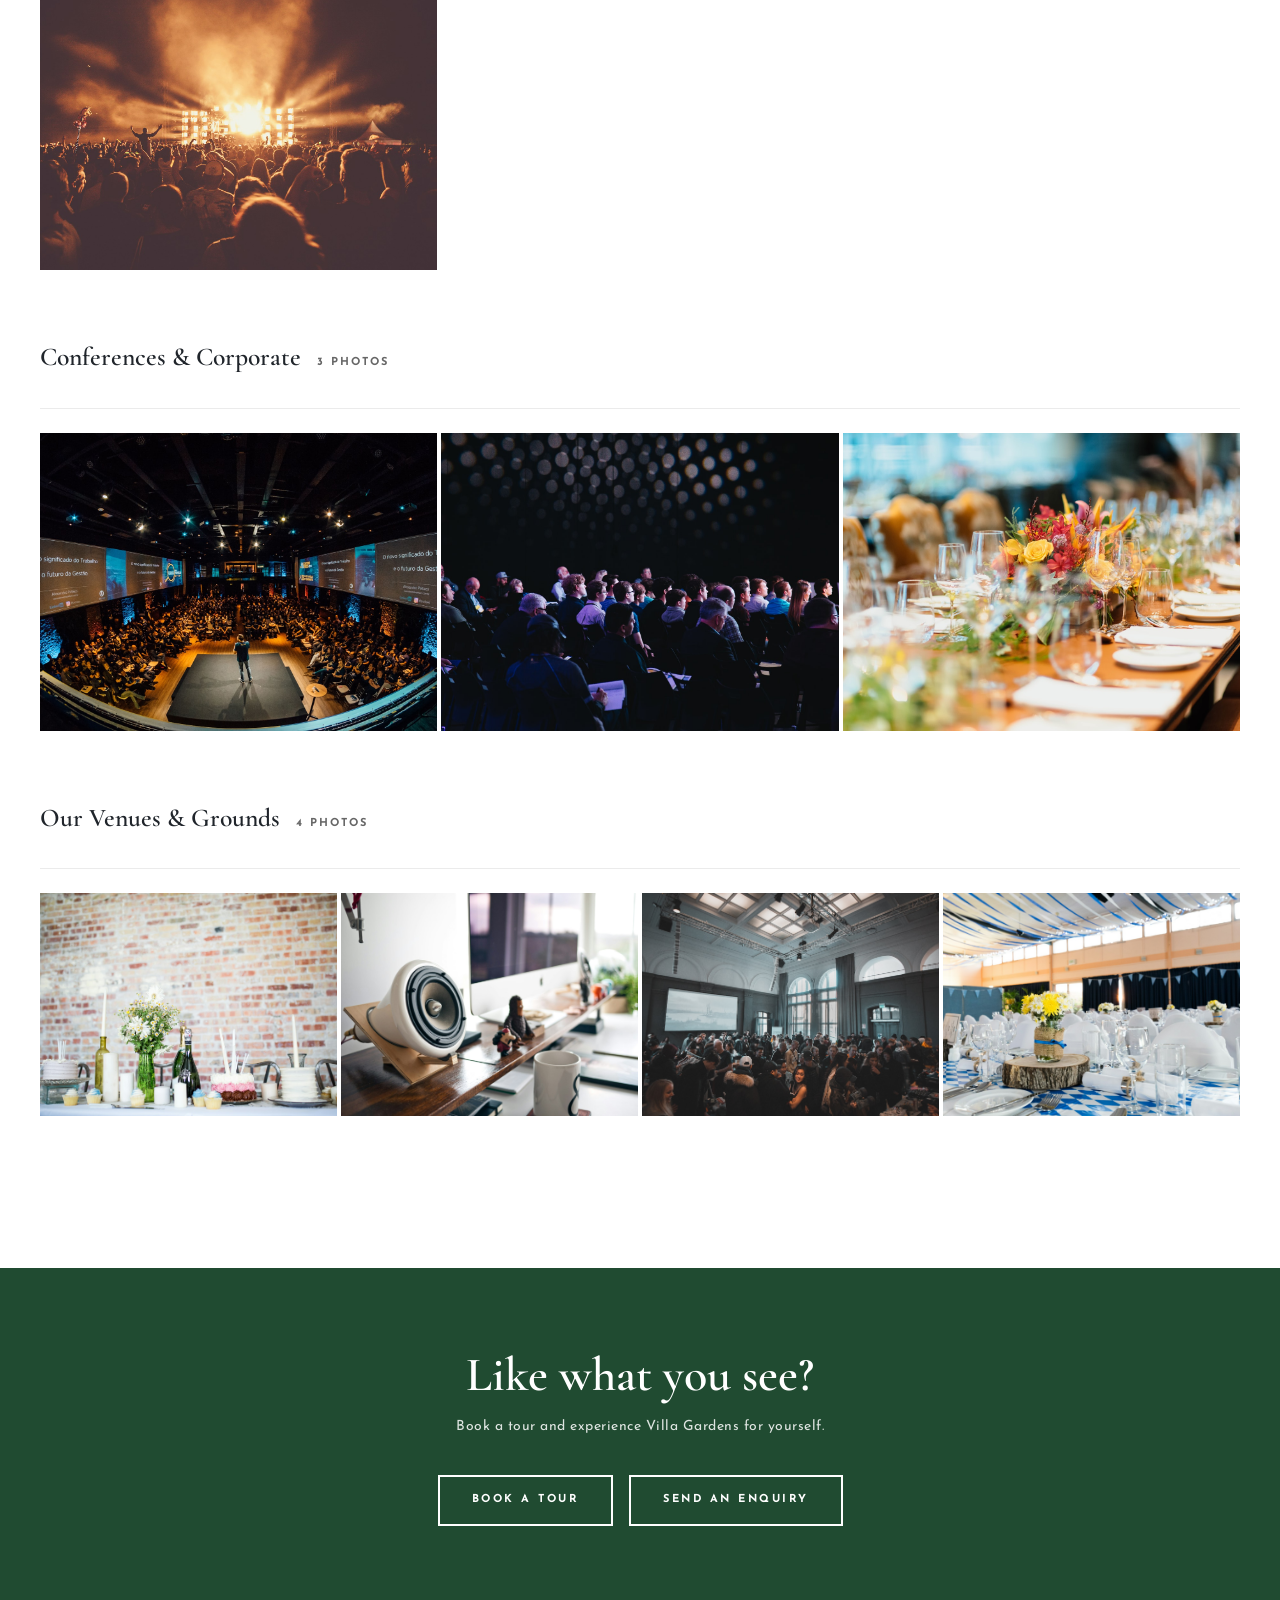
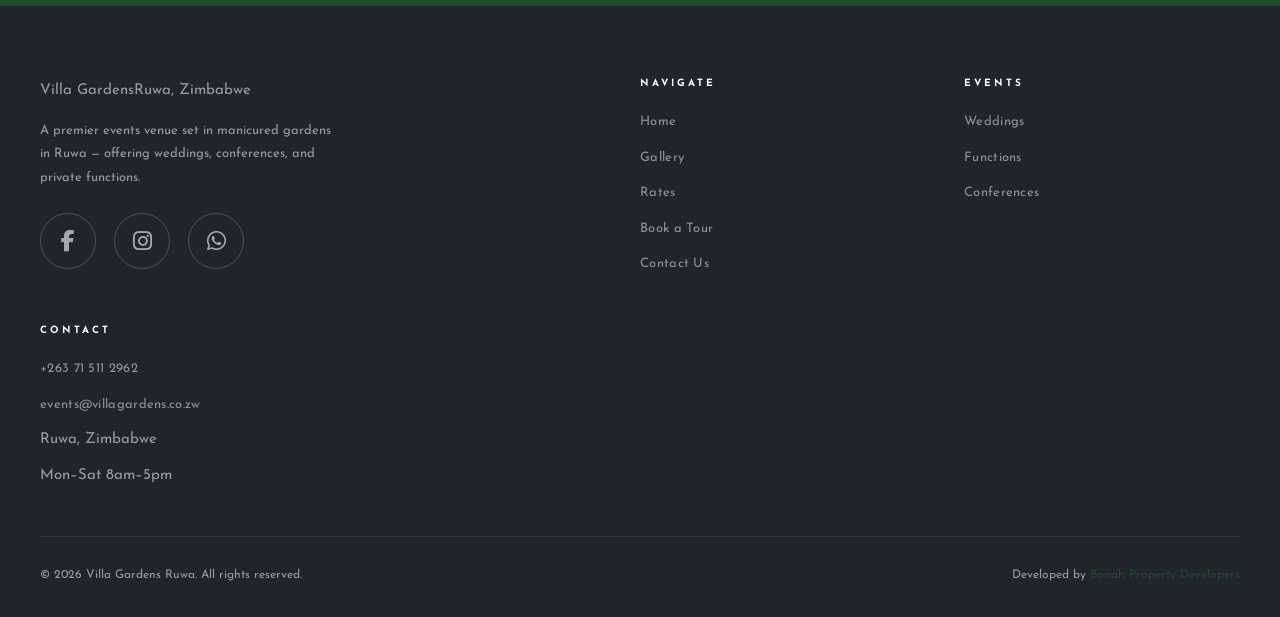
<file: gallery.html>
<!DOCTYPE html>
<html lang="en">
<head>
  <meta charset="utf-8">
  <meta name="viewport" content="width=device-width, initial-scale=1">
  <meta name="theme-color" content="#204b31">
  <title>Gallery — Villa Gardens Ruwa</title>
  <meta name="description" content="Browse the Villa Gardens photo gallery — weddings, functions, conferences, and venue spaces in Ruwa, Zimbabwe.">
  <link rel="preconnect" href="https://fonts.googleapis.com">
  <link rel="preconnect" href="https://fonts.gstatic.com" crossorigin>
  <link href="https://fonts.googleapis.com/css2?family=Josefin+Sans:wght@300;400;600;700&family=Cormorant+Garamond:ital,wght@0,400;0,600;1,400&display=swap" rel="stylesheet">
  <link rel="stylesheet" href="https://cdnjs.cloudflare.com/ajax/libs/font-awesome/6.5.0/css/all.min.css">
  <link rel="icon" type="image/x-icon" href="favicon.ico">
  <link rel="icon" type="image/png" sizes="32x32" href="favicon-32.png">
  <link rel="icon" type="image/png" sizes="16x16" href="favicon-16.png">
  <link rel="apple-touch-icon" sizes="180x180" href="apple-touch-icon.png">
  <link rel="stylesheet" href="css/style.css">
</head>
<body>

<div class="offcanvas-overlay"></div>
<div class="offcanvas">
  <button type="button" class="offcanvas-close" aria-label="Close menu"></button>
  <ul class="offcanvas-nav">
    <li><a href="index.html">Home</a></li>
    <li><a href="weddings.html">Weddings</a></li>
    <li><a href="functions.html">Functions</a></li>
    <li><a href="conferences.html">Conferences</a></li>
    <li><a href="gallery.html">Gallery</a></li>
    <li><a href="rates.html">Rates</a></li>
    <li><a href="contact.html">Contact Us</a></li>
    <li><a href="book.html">Book a Tour</a></li>
  </ul>
</div>

<nav class="site-nav solid">
  <div class="nav-inner">
    <a href="index.html" class="nav-logo">
      <img src="images/villa-transparent_v2.png" alt="Villa Gardens" class="nav-logo-img nav-logo-img--large">
      <img src="images/villa-transparent_v1.png" alt="Villa Gardens" class="nav-logo-img nav-logo-img--small">
    </a>
    <ul class="nav-links">
      <li><a href="weddings.html">Weddings</a></li>
      <li><a href="functions.html">Functions</a></li>
      <li><a href="conferences.html">Conferences</a></li>
      <li><a href="gallery.html">Gallery</a></li>
      <li><a href="rates.html">Rates</a></li>
      <li><a href="contact.html">Contact Us</a></li>
      <li><a href="book.html" class="nav-cta">Book a Tour</a></li>
    </ul>
    <button type="button" class="nav-hamburger" aria-label="Open menu">
      <span></span><span></span><span></span>
    </button>
  </div>
</nav>

<!-- PAGE HERO -->
<div class="page-hero" style="background-image: url('images/hero-1.jpg')">
  <div class="page-hero__content">
    <span class="page-hero__label">Photos &amp; Inspiration</span>
    <h1 class="page-hero__title">Gallery</h1>
  </div>
</div>

<!-- GALLERY CONTENT -->
<div class="gallery-page">

  <!-- Weddings -->
  <div class="gallery-section">
    <div class="gallery-section__header">
      <h2 class="gallery-section__title section-title">Weddings</h2>
      <span class="gallery-section__count">6 Photos</span>
    </div>
    <div class="gallery-grid">
      <div class="gallery-item"><img src="images/wedding-ceremony.jpg" alt="Wedding ceremony"></div>
      <div class="gallery-item"><img src="images/wedding-reception.jpg" alt="Wedding reception"></div>
      <div class="gallery-item"><img src="images/wedding-decor.jpg" alt="Wedding decor"></div>
      <div class="gallery-item"><img src="images/hero-1.jpg" alt="Wedding at Villa Gardens"></div>
      <div class="gallery-item"><img src="images/feature-1.jpg" alt="Outdoor ceremony"></div>
      <div class="gallery-item"><img src="images/hero-2.jpg" alt="Evening reception"></div>
    </div>
  </div>

  <!-- Functions -->
  <div class="gallery-section">
    <div class="gallery-section__header">
      <h2 class="gallery-section__title section-title">Functions &amp; Private Events</h2>
      <span class="gallery-section__count">4 Photos</span>
    </div>
    <div class="gallery-grid gallery-grid--wide">
      <div class="gallery-item"><img src="images/function-1.jpg" alt="Private function"></div>
      <div class="gallery-item"><img src="images/gallery-1.jpg" alt="Garden celebration"></div>
      <div class="gallery-item"><img src="images/garden-1.jpg" alt="Outdoor garden event"></div>
      <div class="gallery-item"><img src="images/parallax-1.jpg" alt="Evening event"></div>
    </div>
  </div>

  <!-- Conferences -->
  <div class="gallery-section">
    <div class="gallery-section__header">
      <h2 class="gallery-section__title section-title">Conferences &amp; Corporate</h2>
      <span class="gallery-section__count">3 Photos</span>
    </div>
    <div class="gallery-grid gallery-grid--wide">
      <div class="gallery-item"><img src="images/conference-1.jpg" alt="Conference setup"></div>
      <div class="gallery-item"><img src="images/feature-3.jpg" alt="Corporate event"></div>
      <div class="gallery-item"><img src="images/feature-2.jpg" alt="Meeting setup"></div>
    </div>
  </div>

  <!-- The Venues -->
  <div class="gallery-section">
    <div class="gallery-section__header">
      <h2 class="gallery-section__title section-title">Our Venues &amp; Grounds</h2>
      <span class="gallery-section__count">4 Photos</span>
    </div>
    <div class="gallery-grid">
      <div class="gallery-item"><img src="images/hero-3.jpg" alt="Villa Gardens grounds"></div>
      <div class="gallery-item"><img src="images/feature-1.jpg" alt="Garden paths"></div>
      <div class="gallery-item"><img src="images/garden-1.jpg" alt="Manicured gardens"></div>
      <div class="gallery-item"><img src="images/hero-2.jpg" alt="Evening at Villa Gardens"></div>
    </div>
  </div>

</div>

<!-- CTA -->
<section class="cta-strip">
  <h2>Like what you see?</h2>
  <p>Book a tour and experience Villa Gardens for yourself.</p>
  <div class="cta-actions">
    <a href="book.html" class="btn btn-ghost">Book a Tour</a>
    <a href="contact.html" class="btn btn-ghost">Send an Enquiry</a>
  </div>
</section>

<!-- FOOTER -->
<footer class="site-footer">
  <div class="footer-inner">
    <div>
      <div class="footer-brand">Villa Gardens<span>Ruwa, Zimbabwe</span></div>
      <p class="footer-about">A premier events venue set in manicured gardens in Ruwa — offering weddings, conferences, and private functions.</p>
      <div class="footer-social">
        <a href="#" aria-label="Facebook" target="_blank" rel="noopener"><i class="fab fa-facebook-f"></i></a>
        <a href="https://www.instagram.com/villa.gardens.ruwa" aria-label="Instagram" target="_blank" rel="noopener"><i class="fab fa-instagram"></i></a>
        <a href="https://wa.me/263715112962?text=Hi%2C%20I%27d%20like%20to%20enquire%20about%20Villa%20Gardens" aria-label="WhatsApp" target="_blank" rel="noopener"><i class="fab fa-whatsapp"></i></a>
      </div>
    </div>
    <div class="footer-col">
      <h4>Navigate</h4>
      <ul>
        <li><a href="index.html">Home</a></li>
        <li><a href="gallery.html">Gallery</a></li>
        <li><a href="rates.html">Rates</a></li>
        <li><a href="book.html">Book a Tour</a></li>
        <li><a href="contact.html">Contact Us</a></li>
      </ul>
    </div>
    <div class="footer-col">
      <h4>Events</h4>
      <ul>
        <li><a href="weddings.html">Weddings</a></li>
        <li><a href="functions.html">Functions</a></li>
        <li><a href="conferences.html">Conferences</a></li>
      </ul>
    </div>
    <div class="footer-col">
      <h4>Contact</h4>
      <ul>
        <li><a href="tel:+263715112962">+263&nbsp;71&nbsp;511&nbsp;2962</a></li>
        <li><a href="mailto:events@villagardens.co.zw">events@villagardens.co.zw</a></li>
        <li><span>Ruwa, Zimbabwe</span></li>
        <li><span>Mon–Sat 8am–5pm</span></li>
      </ul>
    </div>
  </div>
  <div class="footer-bottom">
    <span>&copy; <script>document.write(new Date().getFullYear())</script> Villa Gardens Ruwa. All rights reserved.</span>
    <span>Developed by <a href="#" class="footer-dev-link">Banah Property Developers</a></span>
  </div>
</footer>

<a href="https://wa.me/263715112962?text=Hi%2C%20I%27d%20like%20to%20enquire%20about%20Villa%20Gardens"
   class="whatsapp-float" target="_blank" rel="noopener" aria-label="Chat on WhatsApp">
  <i class="fab fa-whatsapp"></i>
</a>

<script src="js/main.js"></script>
</body>
</html>
</file>
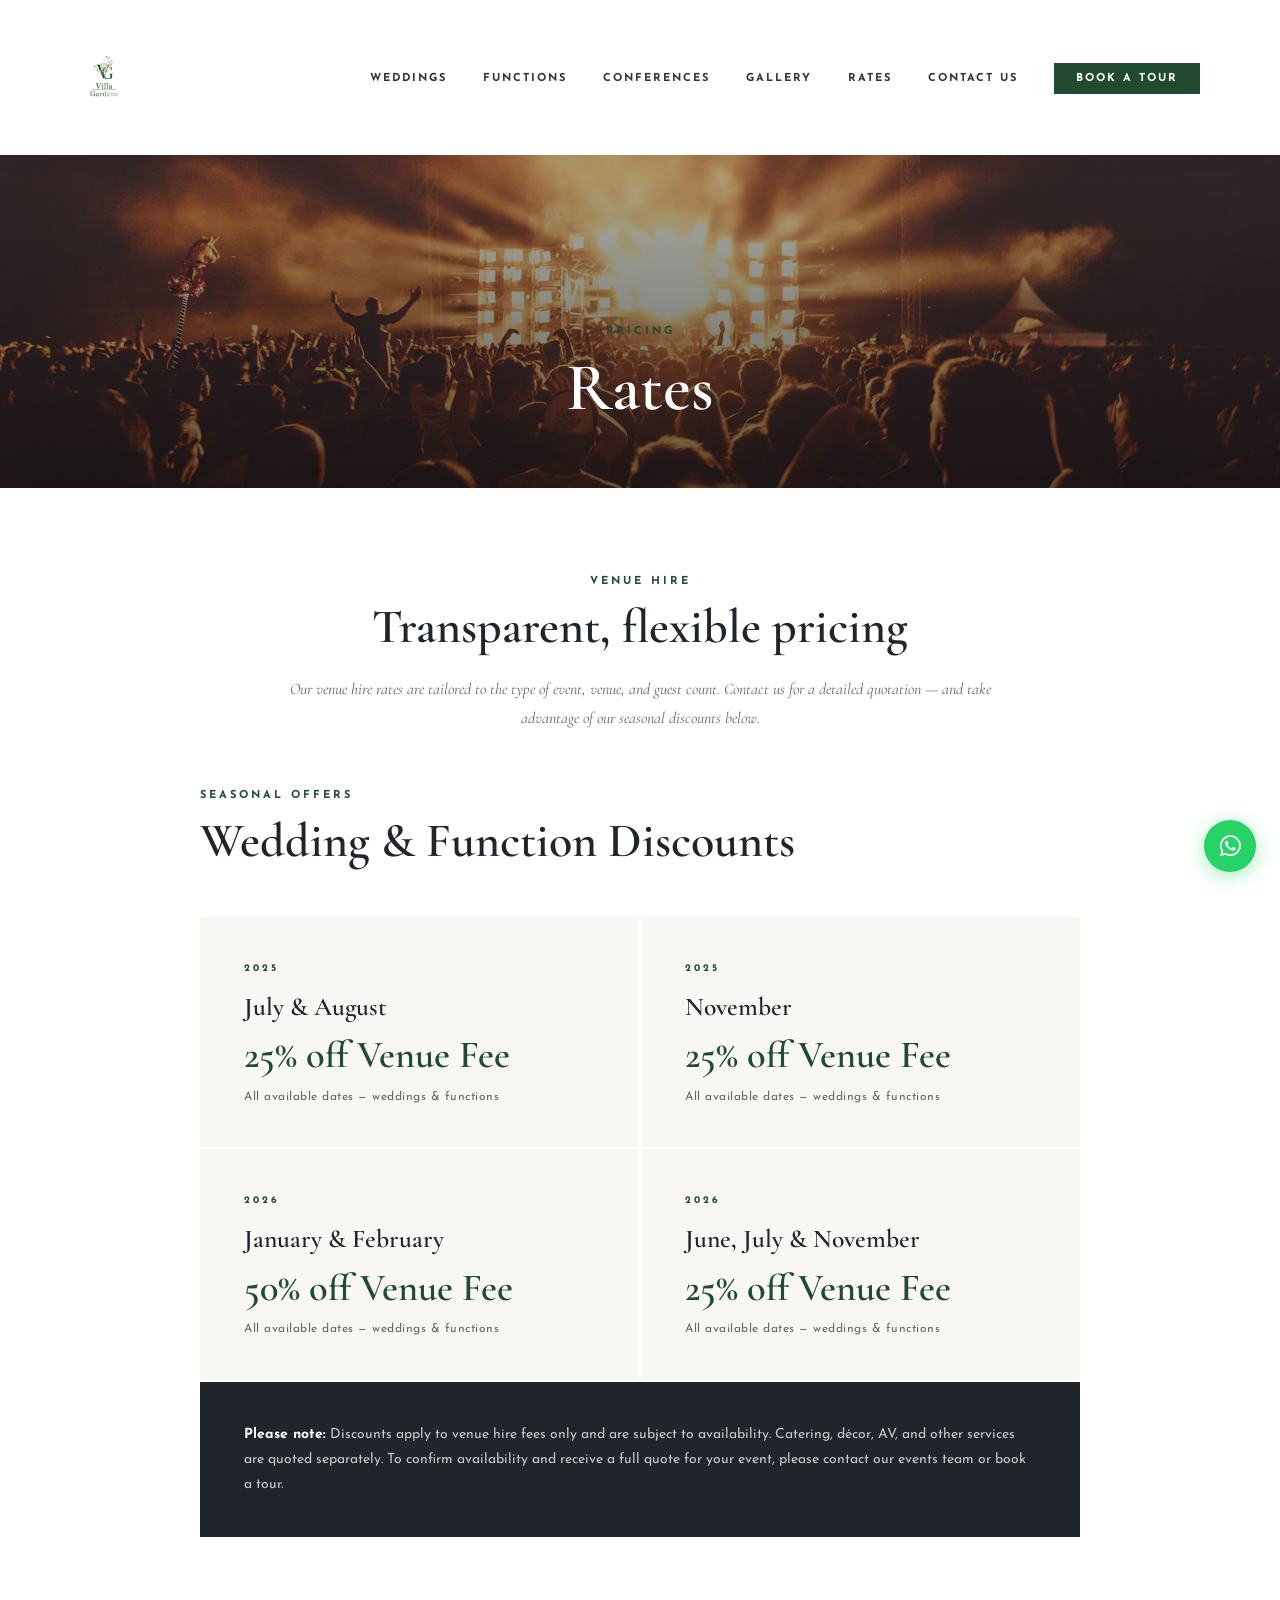
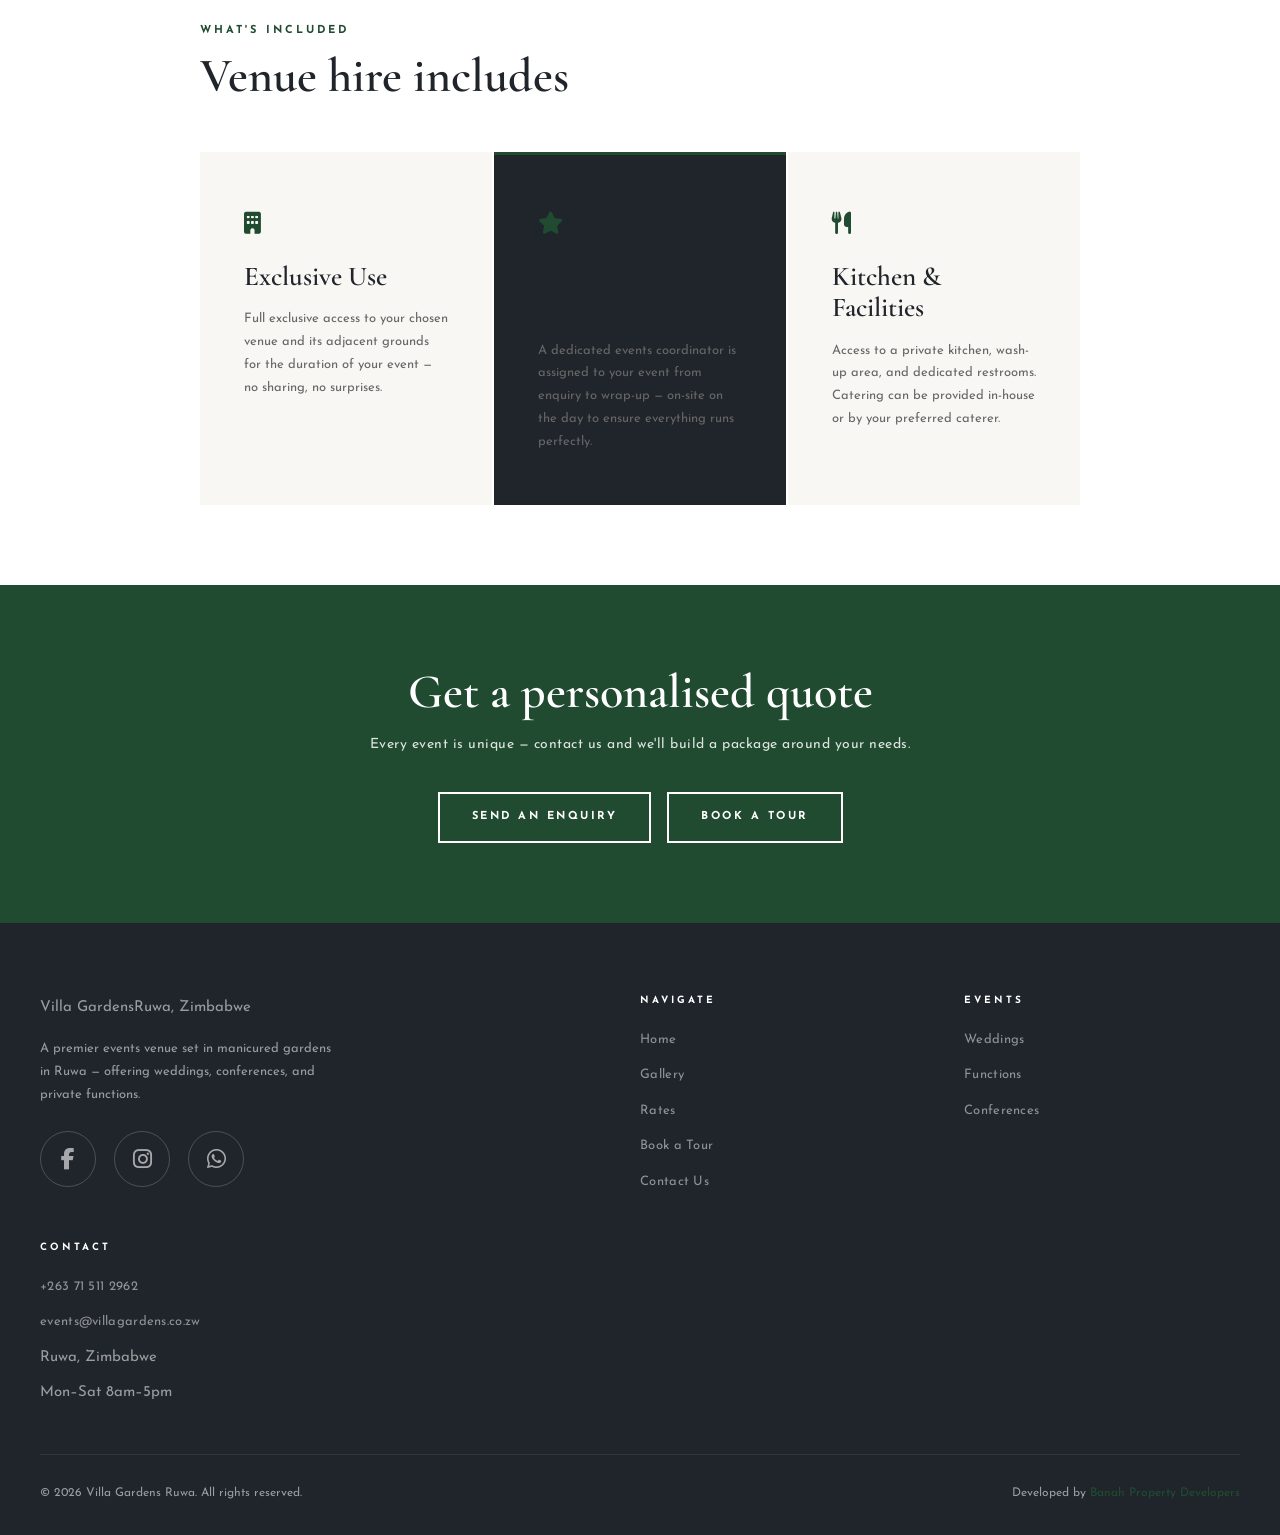
<file: rates.html>
<!DOCTYPE html>
<html lang="en">
<head>
  <meta charset="utf-8">
  <meta name="viewport" content="width=device-width, initial-scale=1">
  <meta name="theme-color" content="#204b31">
  <title>Rates — Villa Gardens Ruwa</title>
  <meta name="description" content="Wedding and event venue rates at Villa Gardens Ruwa — flexible packages and seasonal discounts available.">
  <link rel="preconnect" href="https://fonts.googleapis.com">
  <link rel="preconnect" href="https://fonts.gstatic.com" crossorigin>
  <link href="https://fonts.googleapis.com/css2?family=Josefin+Sans:wght@300;400;600;700&family=Cormorant+Garamond:ital,wght@0,400;0,600;1,400&display=swap" rel="stylesheet">
  <link rel="stylesheet" href="https://cdnjs.cloudflare.com/ajax/libs/font-awesome/6.5.0/css/all.min.css">
  <link rel="icon" type="image/x-icon" href="favicon.ico">
  <link rel="icon" type="image/png" sizes="32x32" href="favicon-32.png">
  <link rel="icon" type="image/png" sizes="16x16" href="favicon-16.png">
  <link rel="apple-touch-icon" sizes="180x180" href="apple-touch-icon.png">
  <link rel="stylesheet" href="css/style.css">
</head>
<body>

<div class="offcanvas-overlay"></div>
<div class="offcanvas">
  <button type="button" class="offcanvas-close" aria-label="Close menu"></button>
  <ul class="offcanvas-nav">
    <li><a href="index.html">Home</a></li>
    <li><a href="weddings.html">Weddings</a></li>
    <li><a href="functions.html">Functions</a></li>
    <li><a href="conferences.html">Conferences</a></li>
    <li><a href="gallery.html">Gallery</a></li>
    <li><a href="rates.html">Rates</a></li>
    <li><a href="contact.html">Contact Us</a></li>
    <li><a href="book.html">Book a Tour</a></li>
  </ul>
</div>

<nav class="site-nav solid">
  <div class="nav-inner">
    <a href="index.html" class="nav-logo">
      <img src="images/villa-transparent_v2.png" alt="Villa Gardens" class="nav-logo-img nav-logo-img--large">
      <img src="images/villa-transparent_v1.png" alt="Villa Gardens" class="nav-logo-img nav-logo-img--small">
    </a>
    <ul class="nav-links">
      <li><a href="weddings.html">Weddings</a></li>
      <li><a href="functions.html">Functions</a></li>
      <li><a href="conferences.html">Conferences</a></li>
      <li><a href="gallery.html">Gallery</a></li>
      <li><a href="rates.html">Rates</a></li>
      <li><a href="contact.html">Contact Us</a></li>
      <li><a href="book.html" class="nav-cta">Book a Tour</a></li>
    </ul>
    <button type="button" class="nav-hamburger" aria-label="Open menu">
      <span></span><span></span><span></span>
    </button>
  </div>
</nav>

<!-- PAGE HERO -->
<div class="page-hero" style="background-image: url('images/parallax-1.jpg')">
  <div class="page-hero__content">
    <span class="page-hero__label">Pricing</span>
    <h1 class="page-hero__title">Rates</h1>
  </div>
</div>

<!-- RATES CONTENT -->
<div class="rates-page">

  <div class="page-intro" style="margin-bottom: 48px;">
    <span class="section-label">Venue Hire</span>
    <h2 class="section-title section-title--center">Transparent, flexible pricing</h2>
    <p>Our venue hire rates are tailored to the type of event, venue, and guest count. Contact us for a detailed quotation — and take advantage of our seasonal discounts below.</p>
  </div>

  <!-- Seasonal Discounts -->
  <div style="margin-bottom: 48px;">
    <span class="section-label">Seasonal Offers</span>
    <h3 class="section-title">Wedding &amp; Function Discounts</h3>
  </div>

  <div class="discount-grid">

    <div class="discount-card">
      <div class="discount-card__year">2025</div>
      <div class="discount-card__months">July &amp; August</div>
      <div class="discount-card__offer">25% off Venue Fee</div>
      <div class="discount-card__note">All available dates &mdash; weddings &amp; functions</div>
    </div>

    <div class="discount-card">
      <div class="discount-card__year">2025</div>
      <div class="discount-card__months">November</div>
      <div class="discount-card__offer">25% off Venue Fee</div>
      <div class="discount-card__note">All available dates &mdash; weddings &amp; functions</div>
    </div>

    <div class="discount-card">
      <div class="discount-card__year">2026</div>
      <div class="discount-card__months">January &amp; February</div>
      <div class="discount-card__offer">50% off Venue Fee</div>
      <div class="discount-card__note">All available dates &mdash; weddings &amp; functions</div>
    </div>

    <div class="discount-card">
      <div class="discount-card__year">2026</div>
      <div class="discount-card__months">June, July &amp; November</div>
      <div class="discount-card__offer">25% off Venue Fee</div>
      <div class="discount-card__note">All available dates &mdash; weddings &amp; functions</div>
    </div>

  </div>

  <div class="rates-note">
    <strong>Please note:</strong> Discounts apply to venue hire fees only and are subject to availability. Catering, décor, AV, and other services are quoted separately. To confirm availability and receive a full quote for your event, please <a href="contact.html" style="color: var(--amber);">contact our events team</a> or <a href="book.html" style="color: var(--amber);">book a tour</a>.
  </div>

  <!-- What's Included -->
  <div style="margin-top: 80px; margin-bottom: 48px;">
    <span class="section-label">What's Included</span>
    <h3 class="section-title">Venue hire includes</h3>
  </div>

  <div class="rates-grid" style="margin-top: 0;">
    <div class="rate-card">
      <div class="rate-card__icon"><i class="fas fa-building"></i></div>
      <h3>Exclusive Use</h3>
      <p>Full exclusive access to your chosen venue and its adjacent grounds for the duration of your event — no sharing, no surprises.</p>
    </div>
    <div class="rate-card rate-card--featured">
      <div class="rate-card__icon"><i class="fas fa-star"></i></div>
      <h3>Events Coordinator</h3>
      <p>A dedicated events coordinator is assigned to your event from enquiry to wrap-up — on-site on the day to ensure everything runs perfectly.</p>
    </div>
    <div class="rate-card">
      <div class="rate-card__icon"><i class="fas fa-utensils"></i></div>
      <h3>Kitchen &amp; Facilities</h3>
      <p>Access to a private kitchen, wash-up area, and dedicated restrooms. Catering can be provided in-house or by your preferred caterer.</p>
    </div>
  </div>

</div>

<!-- CTA -->
<section class="cta-strip">
  <h2>Get a personalised quote</h2>
  <p>Every event is unique — contact us and we'll build a package around your needs.</p>
  <div class="cta-actions">
    <a href="contact.html" class="btn btn-ghost">Send an Enquiry</a>
    <a href="book.html" class="btn btn-ghost">Book a Tour</a>
  </div>
</section>

<!-- FOOTER -->
<footer class="site-footer">
  <div class="footer-inner">
    <div>
      <div class="footer-brand">Villa Gardens<span>Ruwa, Zimbabwe</span></div>
      <p class="footer-about">A premier events venue set in manicured gardens in Ruwa — offering weddings, conferences, and private functions.</p>
      <div class="footer-social">
        <a href="#" aria-label="Facebook" target="_blank" rel="noopener"><i class="fab fa-facebook-f"></i></a>
        <a href="https://www.instagram.com/villa.gardens.ruwa" aria-label="Instagram" target="_blank" rel="noopener"><i class="fab fa-instagram"></i></a>
        <a href="https://wa.me/263715112962?text=Hi%2C%20I%27d%20like%20to%20enquire%20about%20Villa%20Gardens" aria-label="WhatsApp" target="_blank" rel="noopener"><i class="fab fa-whatsapp"></i></a>
      </div>
    </div>
    <div class="footer-col">
      <h4>Navigate</h4>
      <ul>
        <li><a href="index.html">Home</a></li>
        <li><a href="gallery.html">Gallery</a></li>
        <li><a href="rates.html">Rates</a></li>
        <li><a href="book.html">Book a Tour</a></li>
        <li><a href="contact.html">Contact Us</a></li>
      </ul>
    </div>
    <div class="footer-col">
      <h4>Events</h4>
      <ul>
        <li><a href="weddings.html">Weddings</a></li>
        <li><a href="functions.html">Functions</a></li>
        <li><a href="conferences.html">Conferences</a></li>
      </ul>
    </div>
    <div class="footer-col">
      <h4>Contact</h4>
      <ul>
        <li><a href="tel:+263715112962">+263&nbsp;71&nbsp;511&nbsp;2962</a></li>
        <li><a href="mailto:events@villagardens.co.zw">events@villagardens.co.zw</a></li>
        <li><span>Ruwa, Zimbabwe</span></li>
        <li><span>Mon–Sat 8am–5pm</span></li>
      </ul>
    </div>
  </div>
  <div class="footer-bottom">
    <span>&copy; <script>document.write(new Date().getFullYear())</script> Villa Gardens Ruwa. All rights reserved.</span>
    <span>Developed by <a href="#" class="footer-dev-link">Banah Property Developers</a></span>
  </div>
</footer>

<a href="https://wa.me/263715112962?text=Hi%2C%20I%27d%20like%20to%20enquire%20about%20rates%20at%20Villa%20Gardens"
   class="whatsapp-float" target="_blank" rel="noopener" aria-label="Chat on WhatsApp">
  <i class="fab fa-whatsapp"></i>
</a>

<script src="js/main.js"></script>
</body>
</html>
</file>
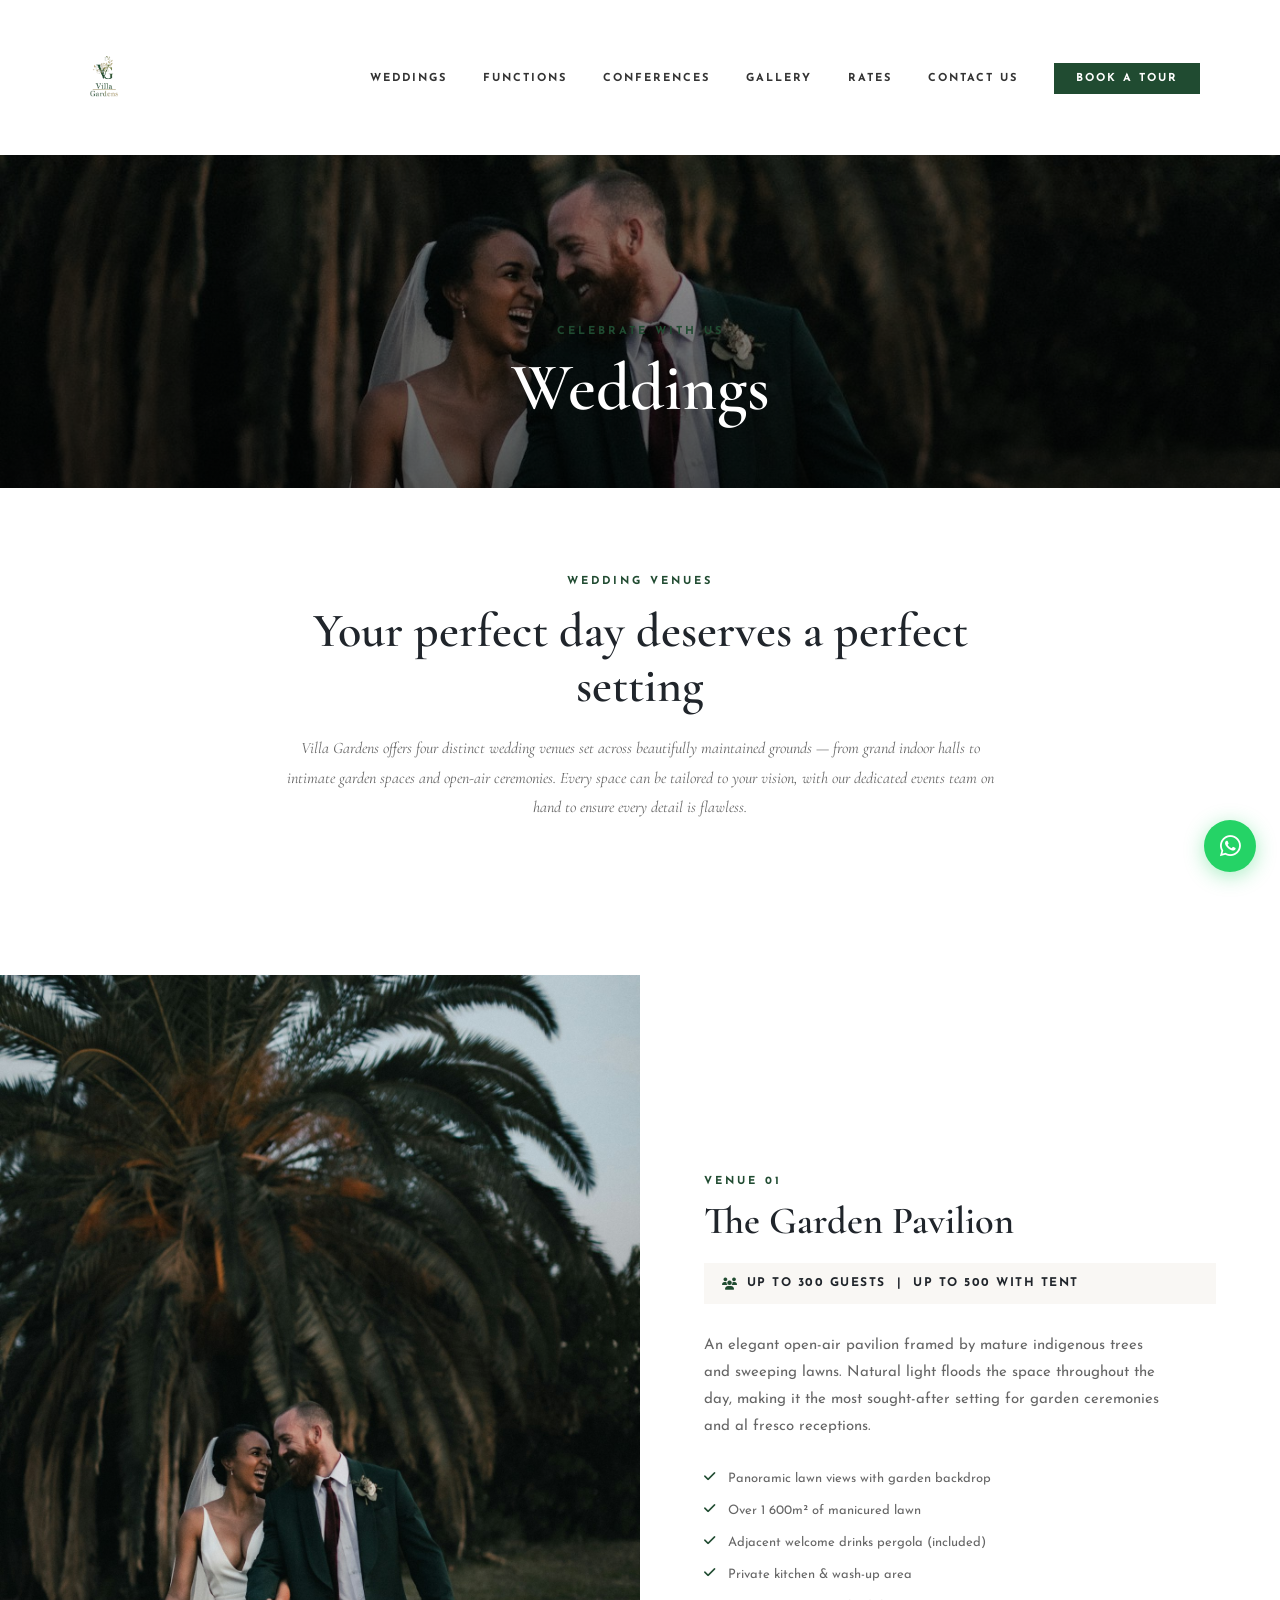
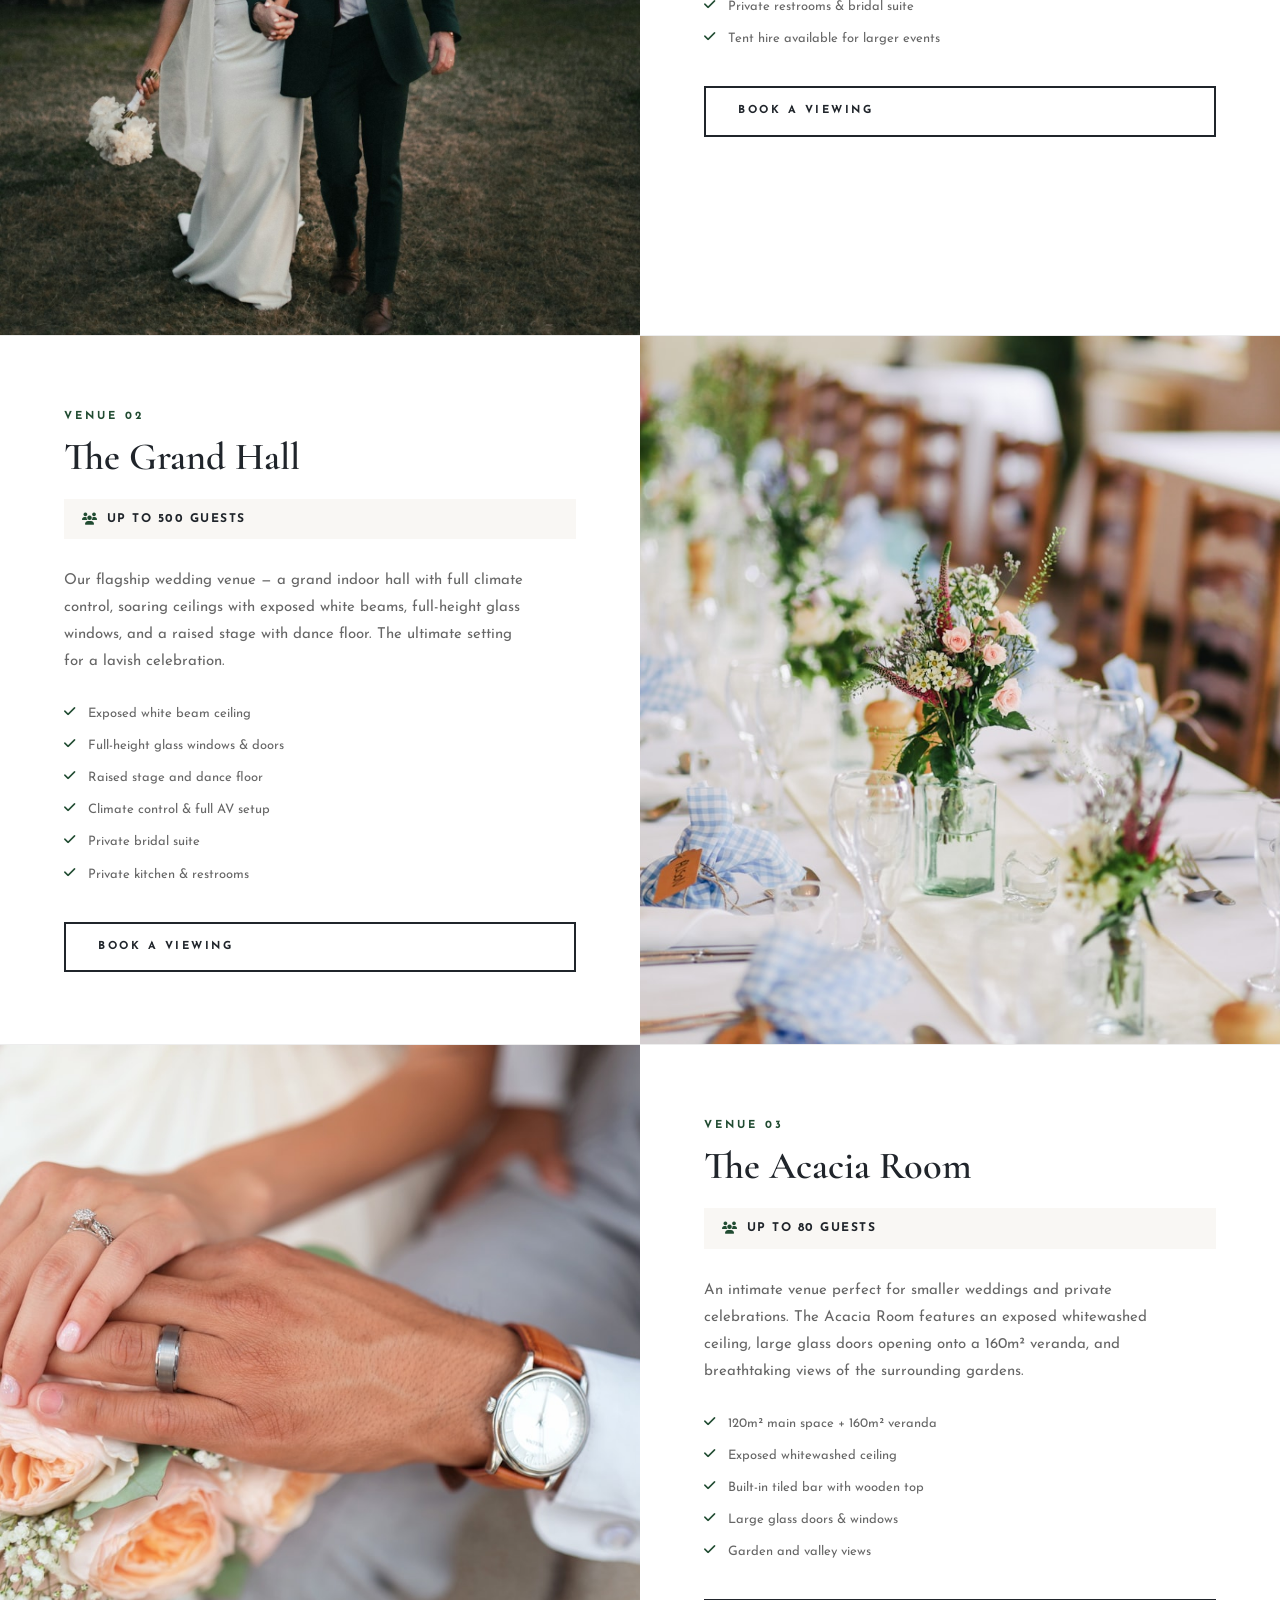
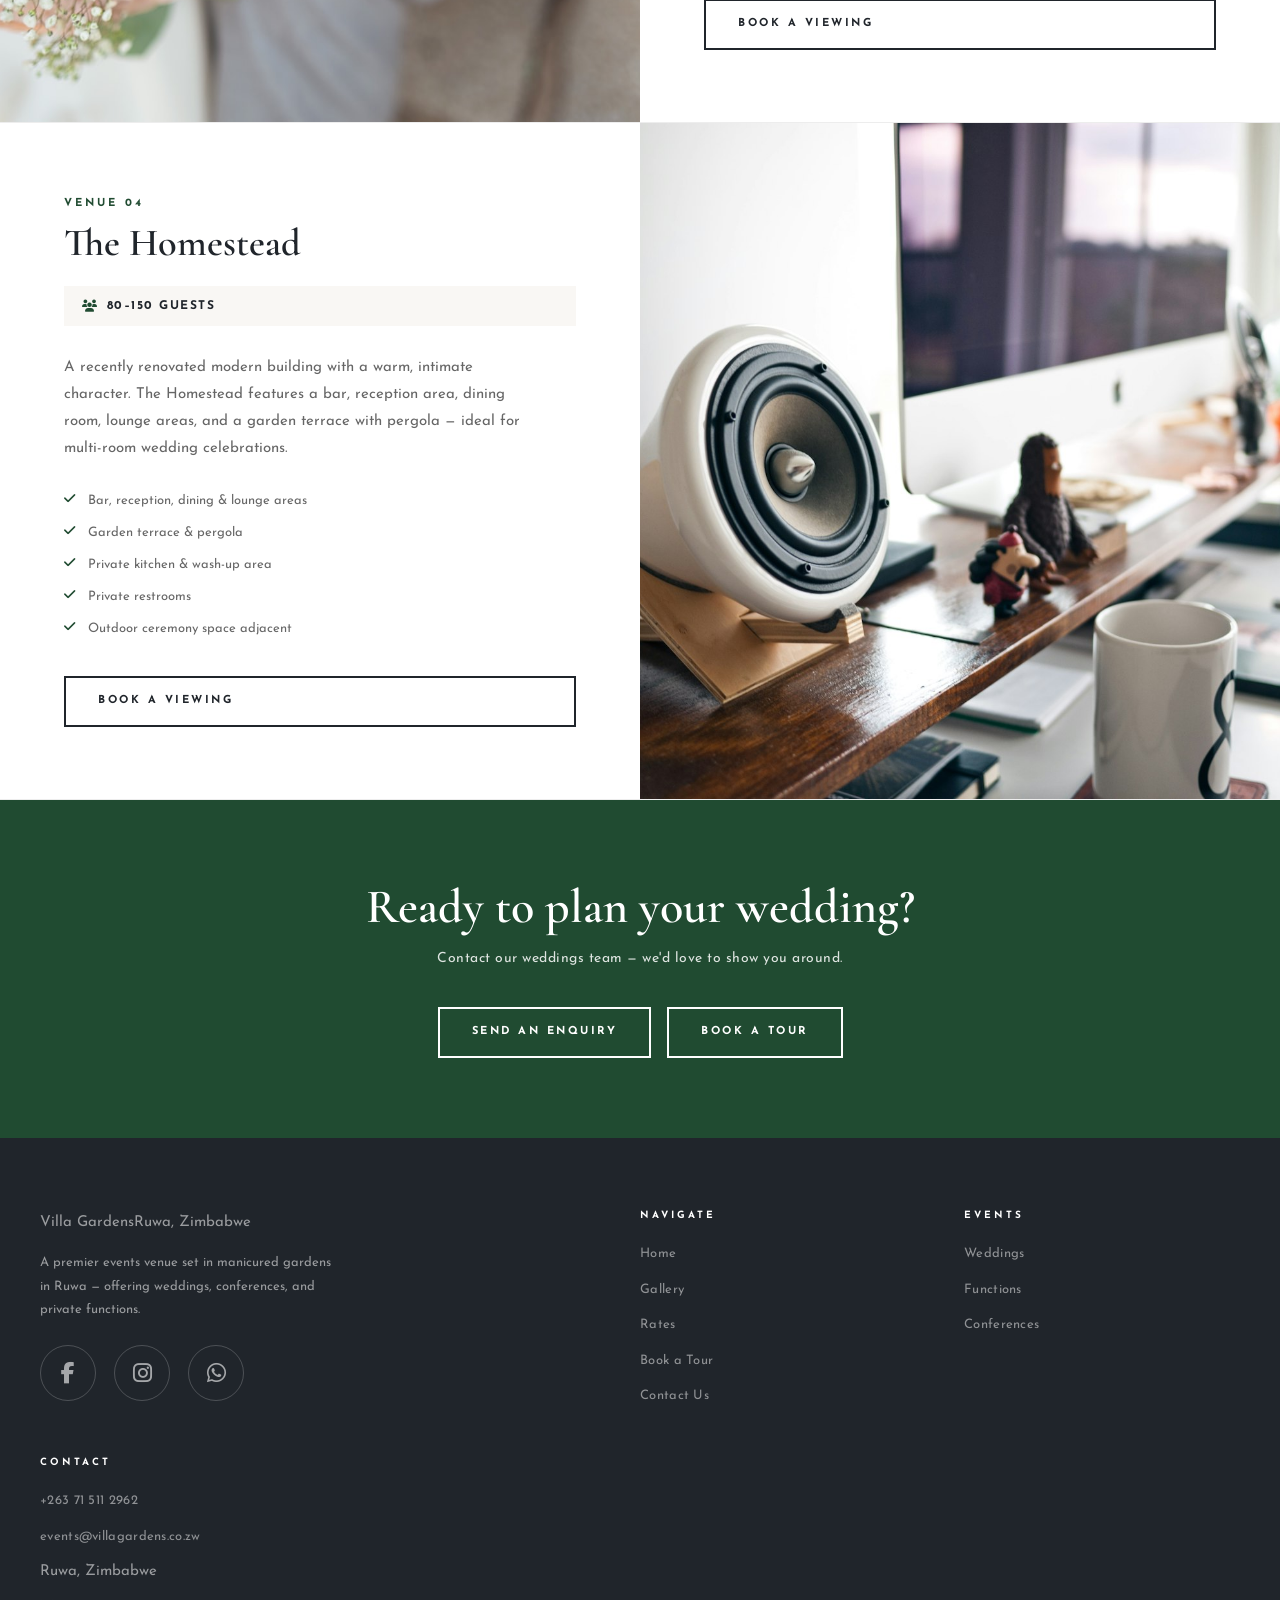
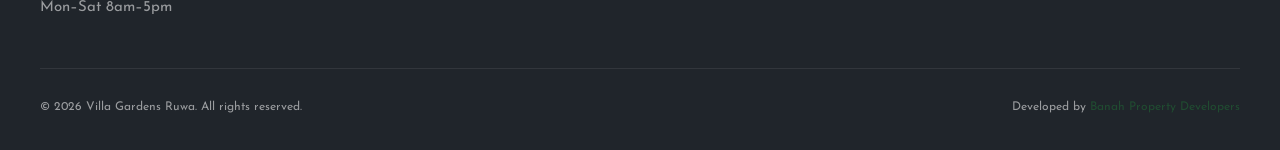
<file: weddings.html>
<!DOCTYPE html>
<html lang="en">
<head>
  <meta charset="utf-8">
  <meta name="viewport" content="width=device-width, initial-scale=1">
  <meta name="theme-color" content="#204b31">
  <title>Weddings — Villa Gardens Ruwa</title>
  <meta name="description" content="Say I do at Villa Gardens — beautiful wedding venues set in manicured gardens in Ruwa, Zimbabwe.">
  <link rel="preconnect" href="https://fonts.googleapis.com">
  <link rel="preconnect" href="https://fonts.gstatic.com" crossorigin>
  <link href="https://fonts.googleapis.com/css2?family=Josefin+Sans:wght@300;400;600;700&family=Cormorant+Garamond:ital,wght@0,400;0,600;1,400&display=swap" rel="stylesheet">
  <link rel="stylesheet" href="https://cdnjs.cloudflare.com/ajax/libs/font-awesome/6.5.0/css/all.min.css">
  <link rel="icon" type="image/x-icon" href="favicon.ico">
  <link rel="icon" type="image/png" sizes="32x32" href="favicon-32.png">
  <link rel="icon" type="image/png" sizes="16x16" href="favicon-16.png">
  <link rel="apple-touch-icon" sizes="180x180" href="apple-touch-icon.png">
  <link rel="stylesheet" href="css/style.css">
</head>
<body>

<div class="offcanvas-overlay"></div>
<div class="offcanvas">
  <button type="button" class="offcanvas-close" aria-label="Close menu"></button>
  <ul class="offcanvas-nav">
    <li><a href="index.html">Home</a></li>
    <li><a href="weddings.html">Weddings</a></li>
    <li><a href="functions.html">Functions</a></li>
    <li><a href="conferences.html">Conferences</a></li>
    <li><a href="gallery.html">Gallery</a></li>
    <li><a href="rates.html">Rates</a></li>
    <li><a href="contact.html">Contact Us</a></li>
    <li><a href="book.html">Book a Tour</a></li>
  </ul>
</div>

<nav class="site-nav solid">
  <div class="nav-inner">
    <a href="index.html" class="nav-logo">
      <img src="images/villa-transparent_v2.png" alt="Villa Gardens" class="nav-logo-img nav-logo-img--large">
      <img src="images/villa-transparent_v1.png" alt="Villa Gardens" class="nav-logo-img nav-logo-img--small">
    </a>
    <ul class="nav-links">
      <li><a href="weddings.html">Weddings</a></li>
      <li><a href="functions.html">Functions</a></li>
      <li><a href="conferences.html">Conferences</a></li>
      <li><a href="gallery.html">Gallery</a></li>
      <li><a href="rates.html">Rates</a></li>
      <li><a href="contact.html">Contact Us</a></li>
      <li><a href="book.html" class="nav-cta">Book a Tour</a></li>
    </ul>
    <button type="button" class="nav-hamburger" aria-label="Open menu">
      <span></span><span></span><span></span>
    </button>
  </div>
</nav>

<!-- PAGE HERO -->
<div class="page-hero" style="background-image: url('images/wedding-ceremony.jpg')">
  <div class="page-hero__content">
    <span class="page-hero__label">Celebrate with us</span>
    <h1 class="page-hero__title">Weddings</h1>
  </div>
</div>

<!-- INTRO -->
<div class="page-body">
  <div class="page-intro">
    <span class="section-label">Wedding Venues</span>
    <h2 class="section-title section-title--center">Your perfect day deserves a perfect setting</h2>
    <p>Villa Gardens offers four distinct wedding venues set across beautifully maintained grounds — from grand indoor halls to intimate garden spaces and open-air ceremonies. Every space can be tailored to your vision, with our dedicated events team on hand to ensure every detail is flawless.</p>
  </div>
</div>

<!-- VENUES -->
<section class="venue-list">

  <!-- The Garden Pavilion -->
  <div class="venue-card">
    <div class="venue-card__img">
      <img src="images/wedding-ceremony.jpg" alt="The Garden Pavilion">
    </div>
    <div class="venue-card__body">
      <span class="section-label">Venue 01</span>
      <h2 class="venue-card__title">The Garden Pavilion</h2>
      <div class="venue-card__capacity"><i class="fas fa-users"></i> Up to 300 guests &nbsp;|&nbsp; Up to 500 with tent</div>
      <p class="venue-card__desc">An elegant open-air pavilion framed by mature indigenous trees and sweeping lawns. Natural light floods the space throughout the day, making it the most sought-after setting for garden ceremonies and al fresco receptions.</p>
      <ul class="venue-card__specs">
        <li><i class="fas fa-check"></i> Panoramic lawn views with garden backdrop</li>
        <li><i class="fas fa-check"></i> Over 1 600m² of manicured lawn</li>
        <li><i class="fas fa-check"></i> Adjacent welcome drinks pergola (included)</li>
        <li><i class="fas fa-check"></i> Private kitchen &amp; wash-up area</li>
        <li><i class="fas fa-check"></i> Private restrooms &amp; bridal suite</li>
        <li><i class="fas fa-check"></i> Tent hire available for larger events</li>
      </ul>
      <a href="book.html" class="btn btn-outline-dark">Book a Viewing</a>
    </div>
  </div>

  <!-- The Grand Hall -->
  <div class="venue-card">
    <div class="venue-card__img">
      <img src="images/wedding-reception.jpg" alt="The Grand Hall">
    </div>
    <div class="venue-card__body">
      <span class="section-label">Venue 02</span>
      <h2 class="venue-card__title">The Grand Hall</h2>
      <div class="venue-card__capacity"><i class="fas fa-users"></i> Up to 500 guests</div>
      <p class="venue-card__desc">Our flagship wedding venue — a grand indoor hall with full climate control, soaring ceilings with exposed white beams, full-height glass windows, and a raised stage with dance floor. The ultimate setting for a lavish celebration.</p>
      <ul class="venue-card__specs">
        <li><i class="fas fa-check"></i> Exposed white beam ceiling</li>
        <li><i class="fas fa-check"></i> Full-height glass windows &amp; doors</li>
        <li><i class="fas fa-check"></i> Raised stage and dance floor</li>
        <li><i class="fas fa-check"></i> Climate control &amp; full AV setup</li>
        <li><i class="fas fa-check"></i> Private bridal suite</li>
        <li><i class="fas fa-check"></i> Private kitchen &amp; restrooms</li>
      </ul>
      <a href="book.html" class="btn btn-outline-dark">Book a Viewing</a>
    </div>
  </div>

  <!-- The Acacia Room -->
  <div class="venue-card">
    <div class="venue-card__img">
      <img src="images/wedding-decor.jpg" alt="The Acacia Room">
    </div>
    <div class="venue-card__body">
      <span class="section-label">Venue 03</span>
      <h2 class="venue-card__title">The Acacia Room</h2>
      <div class="venue-card__capacity"><i class="fas fa-users"></i> Up to 80 guests</div>
      <p class="venue-card__desc">An intimate venue perfect for smaller weddings and private celebrations. The Acacia Room features an exposed whitewashed ceiling, large glass doors opening onto a 160m² veranda, and breathtaking views of the surrounding gardens.</p>
      <ul class="venue-card__specs">
        <li><i class="fas fa-check"></i> 120m² main space + 160m² veranda</li>
        <li><i class="fas fa-check"></i> Exposed whitewashed ceiling</li>
        <li><i class="fas fa-check"></i> Built-in tiled bar with wooden top</li>
        <li><i class="fas fa-check"></i> Large glass doors &amp; windows</li>
        <li><i class="fas fa-check"></i> Garden and valley views</li>
      </ul>
      <a href="book.html" class="btn btn-outline-dark">Book a Viewing</a>
    </div>
  </div>

  <!-- The Homestead -->
  <div class="venue-card">
    <div class="venue-card__img">
      <img src="images/feature-1.jpg" alt="The Homestead">
    </div>
    <div class="venue-card__body">
      <span class="section-label">Venue 04</span>
      <h2 class="venue-card__title">The Homestead</h2>
      <div class="venue-card__capacity"><i class="fas fa-users"></i> 80–150 guests</div>
      <p class="venue-card__desc">A recently renovated modern building with a warm, intimate character. The Homestead features a bar, reception area, dining room, lounge areas, and a garden terrace with pergola — ideal for multi-room wedding celebrations.</p>
      <ul class="venue-card__specs">
        <li><i class="fas fa-check"></i> Bar, reception, dining &amp; lounge areas</li>
        <li><i class="fas fa-check"></i> Garden terrace &amp; pergola</li>
        <li><i class="fas fa-check"></i> Private kitchen &amp; wash-up area</li>
        <li><i class="fas fa-check"></i> Private restrooms</li>
        <li><i class="fas fa-check"></i> Outdoor ceremony space adjacent</li>
      </ul>
      <a href="book.html" class="btn btn-outline-dark">Book a Viewing</a>
    </div>
  </div>

</section>

<!-- CTA -->
<section class="cta-strip">
  <h2>Ready to plan your wedding?</h2>
  <p>Contact our weddings team — we'd love to show you around.</p>
  <div class="cta-actions">
    <a href="contact.html" class="btn btn-ghost">Send an Enquiry</a>
    <a href="book.html" class="btn btn-ghost">Book a Tour</a>
  </div>
</section>

<!-- FOOTER -->
<footer class="site-footer">
  <div class="footer-inner">
    <div>
      <div class="footer-brand">Villa Gardens<span>Ruwa, Zimbabwe</span></div>
      <p class="footer-about">A premier events venue set in manicured gardens in Ruwa — offering weddings, conferences, and private functions.</p>
      <div class="footer-social">
        <a href="#" aria-label="Facebook" target="_blank" rel="noopener"><i class="fab fa-facebook-f"></i></a>
        <a href="https://www.instagram.com/villa.gardens.ruwa" aria-label="Instagram" target="_blank" rel="noopener"><i class="fab fa-instagram"></i></a>
        <a href="https://wa.me/263715112962?text=Hi%2C%20I%27d%20like%20to%20enquire%20about%20Villa%20Gardens" aria-label="WhatsApp" target="_blank" rel="noopener"><i class="fab fa-whatsapp"></i></a>
      </div>
    </div>
    <div class="footer-col">
      <h4>Navigate</h4>
      <ul>
        <li><a href="index.html">Home</a></li>
        <li><a href="gallery.html">Gallery</a></li>
        <li><a href="rates.html">Rates</a></li>
        <li><a href="book.html">Book a Tour</a></li>
        <li><a href="contact.html">Contact Us</a></li>
      </ul>
    </div>
    <div class="footer-col">
      <h4>Events</h4>
      <ul>
        <li><a href="weddings.html">Weddings</a></li>
        <li><a href="functions.html">Functions</a></li>
        <li><a href="conferences.html">Conferences</a></li>
      </ul>
    </div>
    <div class="footer-col">
      <h4>Contact</h4>
      <ul>
        <li><a href="tel:+263715112962">+263&nbsp;71&nbsp;511&nbsp;2962</a></li>
        <li><a href="mailto:events@villagardens.co.zw">events@villagardens.co.zw</a></li>
        <li><span>Ruwa, Zimbabwe</span></li>
        <li><span>Mon–Sat 8am–5pm</span></li>
      </ul>
    </div>
  </div>
  <div class="footer-bottom">
    <span>&copy; <script>document.write(new Date().getFullYear())</script> Villa Gardens Ruwa. All rights reserved.</span>
    <span>Developed by <a href="#" class="footer-dev-link">Banah Property Developers</a></span>
  </div>
</footer>

<a href="https://wa.me/263715112962?text=Hi%2C%20I%27d%20like%20to%20enquire%20about%20a%20wedding%20at%20Villa%20Gardens"
   class="whatsapp-float" target="_blank" rel="noopener" aria-label="Chat on WhatsApp">
  <i class="fab fa-whatsapp"></i>
</a>

<script src="js/main.js"></script>
</body>
</html>
</file>
<file: css/style.css>
/* ============================================
   VILLA GARDENS RUWA — Main Stylesheet
   Inspired by wildgeeselodge.com aesthetic:
   rustic elegance, royal green, dark charcoal
   ============================================ */

@import url('https://fonts.googleapis.com/css2?family=Josefin+Sans:wght@300;400;600;700&family=Cormorant+Garamond:ital,wght@0,400;0,600;1,400&display=swap');

/* ---- TOKENS ---- */
:root {
  --royal-green:    #204b31;
  --royal-green-lt: #56693b;
  --royal-green-end:#726540;
  --dark:     #20252b;
  --charcoal: #2c3038;
  --off-white:#f9f7f4;
  --text:     #333333;
  --muted:    #666666;
  --white:    #ffffff;
  --nav-h:    68px;
}

/* ---- RESET ---- */
*, *::before, *::after { box-sizing: border-box; margin: 0; padding: 0; }

html { scroll-behavior: smooth; }

body {
  font-family: 'Josefin Sans', sans-serif;
  font-size: 15px;
  line-height: 1.7;
  color: var(--text);
  background: var(--white);
  overflow-x: hidden;
}

img { max-width: 100%; display: block; }
a { text-decoration: none; color: inherit; }

/* ---- TYPOGRAPHY ---- */
h1, h2, h3, h4 {
  font-family: 'Cormorant Garamond', serif;
  font-weight: 600;
  line-height: 1.15;
  color: var(--dark);
}

.section-label {
  display: inline-block;
  font-family: 'Josefin Sans', sans-serif;
  font-size: 11px;
  font-weight: 700;
  letter-spacing: 3px;
  text-transform: uppercase;
  color: var(--royal-green);
  margin-bottom: 12px;
}

.section-title {
  font-size: clamp(2rem, 4vw, 3rem);
  margin-bottom: 20px;
}

.section-title--center {
  text-align: center;
}

.section-title--light {
  color: var(--white);
}

.lead {
  font-size: 15px;
  color: var(--muted);
  line-height: 1.8;
  max-width: 520px;
}

/* ---- BUTTONS ---- */
.btn {
  display: inline-block;
  font-family: 'Josefin Sans', sans-serif;
  font-size: 11px;
  font-weight: 700;
  letter-spacing: 2.5px;
  text-transform: uppercase;
  padding: 14px 32px;
  border: 2px solid transparent;
  cursor: pointer;
  transition: background 0.3s, color 0.3s, border-color 0.3s;
}

.btn-ghost {
  background: transparent;
  border-color: var(--white);
  color: var(--white);
}
.btn-ghost:hover {
  background: var(--white);
  color: var(--dark);
}

.btn-amber {
  background: var(--royal-green);
  border-color: var(--royal-green);
  color: var(--white);
}
.btn-amber:hover {
  background: var(--royal-green-lt);
  border-color: var(--royal-green-lt);
}

.btn-outline-dark {
  background: transparent;
  border-color: var(--dark);
  color: var(--dark);
}
.btn-outline-dark:hover {
  background: var(--dark);
  color: var(--white);
}

/* ============================================
   NAVIGATION
   ============================================ */
.site-nav {
  position: fixed;
  top: 0; left: 0; width: 100%;
  z-index: 1000;
  height: 155px;
  display: flex;
  align-items: center;
  transition: background 0.4s, box-shadow 0.4s, height 0.4s;
}

.site-nav.transparent {
  background: transparent;
}

.site-nav.scrolled {
  height: var(--nav-h);
  background: var(--white);
  box-shadow: 0 2px 20px rgba(0,0,0,0.08);
}

.nav-inner {
  width: 100%;
  max-width: 1200px;
  margin: 0 auto;
  padding: 0 40px;
  display: flex;
  align-items: center;
  justify-content: space-between;
}

.nav-logo {
  display: flex;
  align-items: center;
}

.nav-logo-img {
  width: auto;
  display: block;
  transition: height 0.4s, opacity 0.3s;
}

/* Large transparent v2 logo — shown at top */
.nav-logo-img--large {
  height: 138px;
  opacity: 1;
}

/* Small JPG logo — hidden at top, shown when scrolled */
.nav-logo-img--small {
  display: none;
  height: 48px;
}

.site-nav.scrolled .nav-logo-img--large,
.site-nav.solid .nav-logo-img--large {
  display: none;
}

.site-nav.scrolled .nav-logo-img--small,
.site-nav.solid .nav-logo-img--small {
  display: block;
}

/* nav-logo is now an <img> — color rules no longer needed */

.nav-links {
  display: flex;
  align-items: center;
  gap: 36px;
  list-style: none;
}

.nav-links a {
  font-size: 11px;
  font-weight: 700;
  letter-spacing: 2px;
  text-transform: uppercase;
  color: rgba(255,255,255,0.9);
  transition: color 0.3s;
  position: relative;
}

.nav-links a::after {
  content: '';
  position: absolute;
  bottom: -3px; left: 0;
  width: 0; height: 1px;
  background: var(--royal-green);
  transition: width 0.3s;
}

.nav-links a:hover::after { width: 100%; }
.nav-links a:hover { color: var(--white); }

.site-nav.scrolled .nav-links a { color: var(--text); }
.site-nav.scrolled .nav-links a:hover { color: var(--royal-green); }

.nav-cta {
  font-size: 11px;
  font-weight: 700;
  letter-spacing: 2px;
  text-transform: uppercase;
  color: var(--white) !important;
  background: var(--royal-green);
  padding: 10px 22px;
  transition: background 0.3s !important;
}
.nav-cta:hover { background: var(--royal-green-lt) !important; }
.nav-cta::after { display: none !important; }

/* Hamburger */
.nav-hamburger {
  display: none;
  flex-direction: column;
  gap: 5px;
  cursor: pointer;
  padding: 4px;
}

.nav-hamburger span {
  display: block;
  width: 24px; height: 2px;
  background: var(--white);
  transition: background 0.3s, transform 0.3s, opacity 0.3s;
}

.site-nav.scrolled .nav-hamburger span { background: var(--dark); }

/* Off-canvas */
.offcanvas {
  position: fixed;
  top: 0; right: -320px;
  width: 300px; height: 100vh;
  background: var(--dark);
  z-index: 2000;
  padding: 80px 40px 40px;
  transition: right 0.4s cubic-bezier(0.77,0,0.18,1);
  display: flex;
  flex-direction: column;
}

.offcanvas.open { right: 0; }

.offcanvas-close {
  position: absolute;
  top: 24px; right: 24px;
  width: 36px; height: 36px;
  cursor: pointer;
  display: flex; align-items: center; justify-content: center;
}

.offcanvas-close::before,
.offcanvas-close::after {
  content: '';
  position: absolute;
  width: 20px; height: 2px;
  background: var(--white);
}
.offcanvas-close::before { transform: rotate(45deg); }
.offcanvas-close::after  { transform: rotate(-45deg); }

.offcanvas-nav {
  list-style: none;
  display: flex;
  flex-direction: column;
  gap: 28px;
}

.offcanvas-nav a {
  font-size: 13px;
  font-weight: 700;
  letter-spacing: 2px;
  text-transform: uppercase;
  color: rgba(255,255,255,0.8);
  transition: color 0.2s;
}

.offcanvas-nav a:hover { color: var(--royal-green); }

.offcanvas-overlay {
  position: fixed;
  inset: 0;
  background: rgba(0,0,0,0.5);
  z-index: 1999;
  opacity: 0;
  pointer-events: none;
  transition: opacity 0.4s;
}

.offcanvas-overlay.open { opacity: 1; pointer-events: all; }

/* ============================================
   HERO SLIDER
   ============================================ */
.hero {
  position: relative;
  height: 100vh;
  min-height: 600px;
  overflow: hidden;
}

.hero-video-wrap {
  position: absolute;
  inset: 0;
  width: 100%; height: 100%;
}

.hero-video-wrap video {
  width: 100%;
  height: 100%;
  object-fit: cover;
  object-position: center;
}

.hero-video-overlay {
  position: absolute;
  inset: 0;
  background: linear-gradient(
    to bottom,
    rgba(0,0,0,0.35) 0%,
    rgba(0,0,0,0.25) 50%,
    rgba(0,0,0,0.55) 100%
  );
}

.hero-content {
  position: absolute;
  inset: 0;
  z-index: 10;
  display: flex;
  flex-direction: column;
  align-items: center;
  justify-content: center;
  text-align: center;
  padding: 0 24px;
}

.hero-label {
  font-size: 11px;
  font-weight: 700;
  letter-spacing: 4px;
  text-transform: uppercase;
  color: var(--royal-green);
  margin-bottom: 16px;
}

.hero-title {
  font-family: 'Cormorant Garamond', serif;
  font-size: clamp(3rem, 8vw, 5.5rem);
  font-weight: 600;
  color: var(--white);
  line-height: 1.05;
  letter-spacing: -1px;
  margin-bottom: 20px;
  text-shadow: 0 2px 30px rgba(0,0,0,0.25);
}

.hero-sub {
  font-size: 13px;
  font-weight: 400;
  letter-spacing: 2px;
  text-transform: uppercase;
  color: rgba(255,255,255,0.8);
  margin-bottom: 40px;
}

.hero-actions {
  display: flex;
  gap: 16px;
  flex-wrap: wrap;
  justify-content: center;
}

/* Scroll indicator */

/* Scroll indicator */
.hero-scroll {
  position: absolute;
  bottom: 36px;
  right: 48px;
  z-index: 10;
  display: flex;
  flex-direction: column;
  align-items: center;
  gap: 8px;
  color: rgba(255,255,255,0.6);
  font-size: 9px;
  letter-spacing: 2px;
  text-transform: uppercase;
}

.hero-scroll-line {
  width: 1px;
  height: 40px;
  background: rgba(255,255,255,0.4);
  animation: scrollLine 1.8s ease-in-out infinite;
}

@keyframes scrollLine {
  0%   { transform: scaleY(0); transform-origin: top; }
  50%  { transform: scaleY(1); transform-origin: top; }
  51%  { transform: scaleY(1); transform-origin: bottom; }
  100% { transform: scaleY(0); transform-origin: bottom; }
}

/* ============================================
   WELCOME STRIP
   ============================================ */
.welcome-strip {
  background: var(--off-white);
  padding: 80px 24px 72px;
  text-align: center;
}

.welcome-heading {
  font-size: clamp(1.8rem, 3.5vw, 2.6rem);
  color: var(--dark);
  margin-bottom: 20px;
}

.welcome-strip p {
  max-width: 660px;
  margin: 0 auto;
  font-size: 16px;
  color: var(--muted);
  line-height: 1.85;
  font-style: italic;
  font-family: 'Cormorant Garamond', serif;
}

.welcome-strip .divider {
  width: 48px; height: 1px;
  background: var(--royal-green);
  margin: 24px auto;
}

.welcome-stats {
  display: flex;
  align-items: center;
  justify-content: center;
  gap: 0;
  margin-top: 52px;
  flex-wrap: wrap;
}

.welcome-stat {
  display: flex;
  flex-direction: column;
  align-items: center;
  padding: 0 40px;
}

.welcome-stat__number {
  font-family: 'Cormorant Garamond', serif;
  font-size: 2.4rem;
  font-weight: 600;
  color: var(--dark);
  line-height: 1;
}

.welcome-stat__label {
  font-size: 10px;
  font-weight: 700;
  letter-spacing: 2px;
  text-transform: uppercase;
  color: var(--royal-green);
  margin-top: 6px;
}

.welcome-stat-divider {
  width: 1px;
  height: 48px;
  background: rgba(0,0,0,0.12);
}

/* ============================================
   CATEGORY PANELS
   ============================================ */
.category-panels {
  display: grid;
  grid-template-columns: repeat(3, 1fr);
  height: 480px;
}

.category-panel {
  position: relative;
  overflow: hidden;
  display: block;
  cursor: pointer;
}

.category-panel__bg {
  position: absolute;
  inset: 0;
  background-size: cover;
  background-position: center;
  transition: transform 0.8s ease;
}

.category-panel__bg--1 { background-image: url('../images/feature-1.jpg'); }
.category-panel__bg--2 { background-image: url('../images/feature-2.jpg'); }
.category-panel__bg--3 { background-image: url('../images/feature-3.jpg'); }

.category-panel:hover .category-panel__bg { transform: scale(1.06); }

.category-panel__overlay {
  position: absolute;
  inset: 0;
  background: linear-gradient(to top, rgba(0,0,0,0.72) 0%, rgba(0,0,0,0.15) 60%);
  transition: background 0.4s;
}

.category-panel:hover .category-panel__overlay {
  background: linear-gradient(to top, rgba(0,0,0,0.82) 0%, rgba(0,0,0,0.3) 60%);
}

.category-panel__body {
  position: absolute;
  bottom: 0; left: 0; right: 0;
  padding: 36px 40px;
  z-index: 2;
}

.category-panel__label {
  display: block;
  font-size: 10px;
  font-weight: 700;
  letter-spacing: 2.5px;
  text-transform: uppercase;
  color: var(--royal-green);
  margin-bottom: 8px;
  opacity: 0;
  transform: translateY(8px);
  transition: opacity 0.35s, transform 0.35s;
}

.category-panel:hover .category-panel__label {
  opacity: 1;
  transform: translateY(0);
}

.category-panel__title {
  font-family: 'Cormorant Garamond', serif;
  font-size: 2.2rem;
  font-weight: 600;
  color: var(--white);
  line-height: 1.1;
  margin-bottom: 14px;
}

.category-panel__cta {
  display: inline-block;
  font-size: 10px;
  font-weight: 700;
  letter-spacing: 2px;
  text-transform: uppercase;
  color: rgba(255,255,255,0.7);
  border-bottom: 1px solid rgba(255,255,255,0.35);
  padding-bottom: 2px;
  transition: color 0.3s, border-color 0.3s;
}

.category-panel:hover .category-panel__cta {
  color: var(--royal-green);
  border-color: var(--royal-green);
}

/* ============================================
   FEATURE SECTIONS (alternating)
   ============================================ */
.feature-section {
  display: grid;
  grid-template-columns: 1fr 1fr;
  min-height: 520px;
}

.feature-section.reverse { direction: rtl; }
.feature-section.reverse > * { direction: ltr; }

.feature-img {
  position: relative;
  overflow: hidden;
}

.feature-img img {
  width: 100%; height: 100%;
  object-fit: cover;
  transition: transform 0.8s ease;
}

.feature-img:hover img { transform: scale(1.04); }

.feature-body {
  background: var(--white);
  padding: 80px 72px;
  display: flex;
  flex-direction: column;
  justify-content: center;
}

.feature-body ul {
  list-style: none;
  margin: 24px 0 32px;
  display: flex;
  flex-direction: column;
  gap: 10px;
}

.feature-body ul li {
  display: flex;
  align-items: center;
  gap: 10px;
  font-size: 13px;
  color: var(--muted);
  letter-spacing: 0.5px;
}

.feature-body ul li::before {
  content: '';
  width: 6px; height: 6px;
  border-radius: 50%;
  background: var(--royal-green);
  flex-shrink: 0;
}

/* ============================================
   PARALLAX DIVIDER
   ============================================ */
.parallax-divider {
  position: relative;
  height: 420px;
  background-attachment: fixed;
  background-size: cover;
  background-position: center;
  display: flex;
  align-items: center;
  justify-content: center;
  text-align: center;
}

.parallax-divider--main {
  background-image: url('../images/parallax-1.jpg');
}

.parallax-divider::after {
  content: '';
  position: absolute;
  inset: 0;
  background: rgba(0,0,0,0.52);
}

.parallax-content {
  position: relative;
  z-index: 1;
  padding: 0 24px;
}

.parallax-content h2 {
  font-size: clamp(2.2rem, 5vw, 4rem);
  color: var(--white);
  margin-bottom: 16px;
}

.parallax-content p {
  color: rgba(255,255,255,0.75);
  font-size: 14px;
  letter-spacing: 1px;
  margin-bottom: 32px;
  max-width: 480px;
  margin-left: auto;
  margin-right: auto;
}

/* ============================================
   UNITS GRID
   ============================================ */
.units-section {
  padding: 100px 40px;
  background: var(--off-white);
}

.units-section .container {
  max-width: 1200px;
  margin: 0 auto;
}

.units-header {
  text-align: center;
  margin-bottom: 60px;
}

.units-grid {
  display: grid;
  grid-template-columns: repeat(4, 1fr);
  gap: 2px;
}

.unit-card {
  position: relative;
  overflow: hidden;
  background: var(--white);
  cursor: pointer;
}

.unit-card-img {
  position: relative;
  height: 280px;
  overflow: hidden;
}

.unit-card-img img {
  width: 100%; height: 100%;
  object-fit: cover;
  transition: transform 0.6s ease;
}

.unit-card:hover .unit-card-img img { transform: scale(1.06); }

.unit-card-body {
  padding: 28px 32px;
  border-left: 3px solid transparent;
  transition: border-color 0.3s;
}

.unit-card:hover .unit-card-body { border-color: var(--royal-green); }

.unit-card-body h3 {
  font-size: 1.5rem;
  margin-bottom: 6px;
}

.unit-card-body .unit-type {
  font-size: 10px;
  font-weight: 700;
  letter-spacing: 2.5px;
  text-transform: uppercase;
  color: var(--royal-green);
  margin-bottom: 12px;
}

.unit-card-body p {
  font-size: 13px;
  color: var(--muted);
  margin-bottom: 20px;
  line-height: 1.7;
}

.unit-price {
  font-family: 'Cormorant Garamond', serif;
  font-size: 2rem;
  font-weight: 600;
  color: var(--dark);
  line-height: 1;
}

.unit-price small {
  font-size: 12px;
  font-family: 'Josefin Sans', sans-serif;
  font-weight: 400;
  color: var(--muted);
  letter-spacing: 1px;
}

/* ============================================
   GALLERY STRIP
   ============================================ */
.gallery-strip {
  display: grid;
  grid-template-columns: repeat(4, 1fr);
  grid-template-rows: 240px 240px;
}

.gallery-strip__item {
  position: relative;
  overflow: hidden;
  cursor: pointer;
}

.gallery-strip__item:first-child {
  grid-column: span 2;
  grid-row: span 2;
}

.gallery-strip__item img {
  width: 100%; height: 100%;
  object-fit: cover;
  transition: transform 0.6s ease;
}

.gallery-strip__item:hover img { transform: scale(1.05); }

.gallery-strip__item::after {
  content: '';
  position: absolute;
  inset: 0;
  background: rgba(0,0,0,0);
  transition: background 0.3s;
}

.gallery-strip__item:hover::after { background: rgba(179,107,0,0.25); }

/* ============================================
   LOCATION SECTION
   ============================================ */
.location-section {
  display: grid;
  grid-template-columns: 1fr 1fr;
}

.location-body {
  background: var(--dark);
  padding: 80px 72px;
  display: flex;
  flex-direction: column;
  justify-content: center;
}

.location-body .section-title { color: var(--white); }
.location-body .lead { color: rgba(255,255,255,0.65); max-width: 420px; }

.location-detail {
  margin-top: 32px;
  display: flex;
  flex-direction: column;
  gap: 14px;
}

.location-detail-item {
  display: flex;
  gap: 14px;
  align-items: flex-start;
}

.location-detail-item .icon {
  width: 18px;
  flex-shrink: 0;
  color: var(--royal-green);
  margin-top: 2px;
  font-size: 14px;
}

.location-detail-item span {
  font-size: 13px;
  color: rgba(255,255,255,0.7);
  line-height: 1.6;
}

.location-map {
  min-height: 480px;
}

.location-map iframe {
  width: 100%;
  height: 100%;
  border: none;
  display: block;
  filter: grayscale(20%);
}

/* ============================================
   RATES SECTION
   ============================================ */
.rates-section {
  padding: 100px 40px;
  background: var(--white);
}

.rates-grid {
  display: grid;
  grid-template-columns: repeat(3, 1fr);
  gap: 2px;
  margin-top: 0;
}

.rate-card {
  background: var(--off-white);
  padding: 52px 44px;
  display: flex;
  flex-direction: column;
  align-items: flex-start;
  gap: 16px;
  border-top: 3px solid transparent;
  transition: border-color 0.3s, background 0.3s;
}

.rate-card:hover {
  border-color: var(--royal-green);
  background: var(--white);
}

.rate-card--featured {
  background: var(--dark);
  border-top-color: var(--royal-green);
}

.rate-card--featured h3,
.rate-card--featured p { color: rgba(255,255,255,0.85); }

.rate-card--featured h3 { color: var(--white); }

.rate-card__icon {
  font-size: 1.4rem;
  color: var(--royal-green);
}

.rate-card h3 {
  font-size: 1.7rem;
  color: var(--dark);
  margin: 0;
}

.rate-card p {
  font-size: 13px;
  color: var(--muted);
  line-height: 1.75;
  flex: 1;
}

/* ============================================
   CONTACT / CTA STRIP
   ============================================ */
.cta-strip {
  background: var(--royal-green);
  padding: 80px 40px;
  text-align: center;
}

.cta-strip h2 {
  color: var(--white);
  font-size: clamp(1.8rem, 4vw, 3rem);
  margin-bottom: 12px;
}

.cta-strip p {
  color: rgba(255,255,255,0.85);
  margin-bottom: 36px;
  font-size: 14px;
  letter-spacing: 0.5px;
}

.cta-actions {
  display: flex;
  gap: 16px;
  justify-content: center;
  flex-wrap: wrap;
}

.cta-strip .btn-ghost {
  border-color: var(--white);
  color: var(--white);
}

.cta-strip .btn-ghost:hover {
  background: var(--white);
  color: var(--royal-green);
}

/* ============================================
   FOOTER
   ============================================ */
.site-footer {
  background: var(--dark);
  color: rgba(255,255,255,0.55);
  padding: 72px 40px 32px;
}

.footer-inner {
  max-width: 1200px;
  margin: 0 auto;
  display: grid;
  grid-template-columns: 2fr 1fr 1fr;
  gap: 48px;
  padding-bottom: 48px;
  border-bottom: 1px solid rgba(255,255,255,0.08);
}

.footer-brand {
  margin-bottom: 16px;
}

.footer-logo-img {
  height: 80px;
  width: auto;
  display: block;
  opacity: 0.92;
}

.footer-about {
  font-size: 13px;
  line-height: 1.8;
  max-width: 300px;
  margin-bottom: 24px;
}

.footer-social {
  display: flex;
  gap: 18px;
}

.footer-social a {
  width: 56px; height: 56px;
  border-radius: 50%;
  border: 1px solid rgba(255,255,255,0.2);
  display: flex; align-items: center; justify-content: center;
  font-size: 22px;
  color: rgba(255,255,255,0.6);
  transition: border-color 0.2s, color 0.2s, background 0.2s;
}

.footer-social a:hover {
  border-color: var(--royal-green);
  color: var(--royal-green);
}

.footer-col h4 {
  font-family: 'Josefin Sans', sans-serif;
  font-size: 10px;
  font-weight: 700;
  letter-spacing: 3px;
  text-transform: uppercase;
  color: var(--white);
  margin-bottom: 20px;
}

.footer-col ul {
  list-style: none;
  display: flex;
  flex-direction: column;
  gap: 10px;
}

.footer-col ul li a {
  font-size: 13px;
  color: rgba(255,255,255,0.5);
  transition: color 0.2s;
  letter-spacing: 0.3px;
}

.footer-col ul li a:hover { color: var(--royal-green); }

.footer-bottom {
  max-width: 1200px;
  margin: 28px auto 0;
  display: flex;
  align-items: center;
  justify-content: space-between;
  font-size: 12px;
  gap: 16px;
  flex-wrap: wrap;
}

/* Footer dev link */
.footer-dev-link { color: var(--royal-green); }

/* Floating WhatsApp */
.whatsapp-float {
  position: fixed;
  bottom: 28px;
  right: 24px;
  z-index: 999;
  width: 52px; height: 52px;
  background: #25D366;
  border-radius: 50%;
  display: flex; align-items: center; justify-content: center;
  box-shadow: 0 4px 20px rgba(37,211,102,0.4);
  color: var(--white);
  font-size: 24px;
  transition: transform 0.2s, box-shadow 0.2s;
}
.whatsapp-float::before {
  content: 'Chat on WhatsApp';
  position: absolute;
  right: 62px;
  background: #25D366;
  color: #fff;
  font-size: 12px;
  font-weight: 600;
  white-space: nowrap;
  padding: 6px 12px;
  border-radius: 20px;
  opacity: 0;
  pointer-events: none;
  transform: translateX(6px);
  transition: opacity 0.2s, transform 0.2s;
  font-family: var(--font-body);
}
.whatsapp-float:hover::before {
  opacity: 1;
  transform: translateX(0);
}
.whatsapp-float:hover {
  transform: scale(1.1);
  box-shadow: 0 6px 28px rgba(37,211,102,0.55);
}

/* ============================================
   RESPONSIVE
   ============================================ */
@media (max-width: 1024px) {
  .feature-body { padding: 60px 48px; }
  .location-body { padding: 60px 48px; }
  .units-grid { grid-template-columns: repeat(2, 1fr); }
  .rates-grid { grid-template-columns: repeat(2, 1fr); }
  .category-panels { height: auto; grid-template-columns: 1fr; }
  .category-panel { height: 300px; }
  .welcome-stat { padding: 0 24px; }
}

@media (max-width: 768px) {
  .nav-links { display: none; }
  .nav-hamburger { display: flex; }

  .feature-section,
  .feature-section.reverse {
    grid-template-columns: 1fr;
    direction: ltr;
  }

  .feature-img { height: 300px; }
  .feature-body { padding: 52px 28px; }

  .parallax-divider { background-attachment: scroll; height: 320px; }

  .units-section { padding: 72px 24px; }
  .units-grid { grid-template-columns: 1fr; }
  .rates-section { padding: 72px 24px; }
  .rates-grid { grid-template-columns: 1fr; }
  .welcome-stats { gap: 20px 0; }
  .welcome-stat-divider { display: none; }
  .welcome-stat { padding: 0 20px; }

  .gallery-strip {
    grid-template-columns: repeat(2, 1fr);
    grid-template-rows: repeat(4, 180px);
  }
  .gallery-strip__item:first-child {
    grid-column: span 2;
    grid-row: span 1;
  }

  .location-section {
    grid-template-columns: 1fr;
  }
  .location-body { padding: 52px 28px; }
  .location-map { min-height: 320px; }

  .footer-inner {
    grid-template-columns: 1fr;
    gap: 36px;
  }

  .footer-bottom {
    flex-direction: column;
    text-align: center;
  }

  .hero-arrow { display: none; }
  .hero-scroll { display: none; }

  .cta-strip { padding: 60px 24px; }
}

/* ============================================================
   INNER PAGE — SHARED
   ============================================================ */

/* Page hero banner (used on all inner pages) */
.page-hero {
  position: relative;
  height: 420px;
  background-size: cover;
  background-position: center;
  display: flex;
  align-items: flex-end;
  justify-content: center;
  padding-bottom: 64px;
  margin-top: var(--nav-h);
}

.page-hero::after {
  content: '';
  position: absolute;
  inset: 0;
  background: linear-gradient(to bottom, rgba(0,0,0,0.2) 0%, rgba(0,0,0,0.6) 100%);
}

.page-hero__content {
  position: relative;
  z-index: 1;
  text-align: center;
}

.page-hero__label {
  display: inline-block;
  font-size: 11px;
  font-weight: 700;
  letter-spacing: 3px;
  text-transform: uppercase;
  color: var(--royal-green);
  margin-bottom: 12px;
}

.page-hero__title {
  font-family: 'Cormorant Garamond', serif;
  font-size: clamp(2.4rem, 6vw, 4.2rem);
  font-weight: 600;
  color: var(--white);
  line-height: 1.05;
}

/* Inner page nav — always solid */
.site-nav.solid {
  background: var(--white);
  box-shadow: 0 2px 20px rgba(0,0,0,0.08);
}
/* nav-logo image filter handled in .nav-logo-img rules above */
.site-nav.solid .nav-links a { color: var(--text); }
.site-nav.solid .nav-links a:hover { color: var(--royal-green); }
.site-nav.solid .nav-hamburger span { background: var(--dark); }

/* Page body wrapper */
.page-body {
  max-width: 1200px;
  margin: 0 auto;
  padding: 80px 40px;
}

.page-intro {
  max-width: 720px;
  margin: 0 auto 72px;
  text-align: center;
}

.page-intro p {
  font-size: 16px;
  color: var(--muted);
  line-height: 1.85;
  font-family: 'Cormorant Garamond', serif;
  font-style: italic;
}

/* ============================================================
   VENUE CARDS (weddings / functions / conferences pages)
   ============================================================ */
.venue-list {
  display: flex;
  flex-direction: column;
  gap: 0;
}

.venue-card {
  display: grid;
  grid-template-columns: 1fr 1fr;
  min-height: 500px;
  border-bottom: 1px solid rgba(0,0,0,0.07);
}

.venue-card:nth-child(even) { direction: rtl; }
.venue-card:nth-child(even) > * { direction: ltr; }

.venue-card__img {
  position: relative;
  overflow: hidden;
}

.venue-card__img img {
  width: 100%; height: 100%;
  object-fit: cover;
  transition: transform 0.8s ease;
}

.venue-card:hover .venue-card__img img { transform: scale(1.04); }

.venue-card__body {
  background: var(--white);
  padding: 72px 64px;
  display: flex;
  flex-direction: column;
  justify-content: center;
}

.venue-card__body .section-label { margin-bottom: 8px; }

.venue-card__title {
  font-size: clamp(1.8rem, 3vw, 2.6rem);
  margin-bottom: 20px;
}

.venue-card__desc {
  font-size: 15px;
  color: var(--muted);
  line-height: 1.8;
  margin-bottom: 28px;
  max-width: 460px;
}

.venue-card__specs {
  list-style: none;
  display: flex;
  flex-direction: column;
  gap: 10px;
  margin-bottom: 36px;
}

.venue-card__specs li {
  display: flex;
  align-items: flex-start;
  gap: 10px;
  font-size: 13px;
  color: var(--muted);
}

.venue-card__specs li i {
  color: var(--royal-green);
  margin-top: 2px;
  width: 14px;
  flex-shrink: 0;
}

.venue-card__capacity {
  display: inline-flex;
  align-items: center;
  gap: 8px;
  background: var(--off-white);
  padding: 10px 18px;
  font-size: 12px;
  font-weight: 700;
  letter-spacing: 1.5px;
  text-transform: uppercase;
  color: var(--dark);
  margin-bottom: 28px;
}

.venue-card__capacity i { color: var(--royal-green); }

/* ============================================================
   GALLERY PAGE
   ============================================================ */
.gallery-page {
  padding: 80px 40px;
  max-width: 1400px;
  margin: 0 auto;
}

.gallery-section {
  margin-bottom: 72px;
}

.gallery-section__header {
  display: flex;
  align-items: baseline;
  gap: 16px;
  margin-bottom: 24px;
  border-bottom: 1px solid rgba(0,0,0,0.08);
  padding-bottom: 16px;
}

.gallery-section__title {
  font-size: 1.6rem;
}

.gallery-section__count {
  font-size: 11px;
  font-weight: 700;
  letter-spacing: 2px;
  text-transform: uppercase;
  color: var(--muted);
}

.gallery-grid {
  display: grid;
  grid-template-columns: repeat(4, 1fr);
  gap: 4px;
}

.gallery-grid--wide {
  grid-template-columns: repeat(3, 1fr);
}

.gallery-item {
  position: relative;
  overflow: hidden;
  aspect-ratio: 4/3;
  cursor: zoom-in;
}

.gallery-item img {
  width: 100%; height: 100%;
  object-fit: cover;
  transition: transform 0.5s ease;
}

.gallery-item:hover img { transform: scale(1.06); }

.gallery-item::after {
  content: '';
  position: absolute;
  inset: 0;
  background: rgba(0,0,0,0);
  transition: background 0.3s;
}

.gallery-item:hover::after { background: rgba(179,107,0,0.18); }

/* ============================================================
   RATES PAGE
   ============================================================ */
.rates-page {
  max-width: 960px;
  margin: 0 auto;
  padding: 80px 40px;
}

.rates-page .section-label { margin-bottom: 8px; }

.discount-grid {
  display: grid;
  grid-template-columns: repeat(2, 1fr);
  gap: 2px;
  margin-top: 48px;
}

.discount-card {
  background: var(--off-white);
  padding: 40px 44px;
  border-top: 3px solid transparent;
  transition: border-color 0.3s, background 0.3s;
}

.discount-card:hover {
  border-color: var(--royal-green);
  background: var(--white);
}

.discount-card__year {
  font-size: 10px;
  font-weight: 700;
  letter-spacing: 3px;
  text-transform: uppercase;
  color: var(--royal-green);
  margin-bottom: 8px;
}

.discount-card__months {
  font-family: 'Cormorant Garamond', serif;
  font-size: 1.6rem;
  font-weight: 600;
  color: var(--dark);
  margin-bottom: 8px;
}

.discount-card__offer {
  font-size: 2.4rem;
  font-family: 'Cormorant Garamond', serif;
  font-weight: 600;
  color: var(--royal-green);
  line-height: 1;
  margin-bottom: 12px;
}

.discount-card__note {
  font-size: 12px;
  color: var(--muted);
  letter-spacing: 0.5px;
}

.rates-note {
  background: var(--dark);
  color: rgba(255,255,255,0.75);
  padding: 40px 44px;
  margin-top: 2px;
  font-size: 14px;
  line-height: 1.8;
}

.rates-note strong { color: var(--white); }

/* ============================================================
   CONTACT & BOOK FORMS
   ============================================================ */
.contact-page {
  display: grid;
  grid-template-columns: 1fr 1fr;
  min-height: 600px;
}

.contact-form-col {
  background: var(--off-white);
  padding: 80px 64px;
}

.contact-info-col {
  background: var(--dark);
  padding: 80px 64px;
  display: flex;
  flex-direction: column;
  justify-content: center;
}

.contact-info-col .section-title { color: var(--white); }
.contact-info-col .section-label { margin-bottom: 8px; }

.contact-info-col .location-detail { margin-top: 32px; }
.contact-info-col .location-detail-item span { color: rgba(255,255,255,0.7); font-size: 13px; }
.contact-info-col .location-detail-item .icon { color: var(--royal-green); }

.contact-dept {
  margin-top: 36px;
  display: flex;
  flex-direction: column;
  gap: 20px;
}

.contact-dept__item h4 {
  font-family: 'Josefin Sans', sans-serif;
  font-size: 10px;
  font-weight: 700;
  letter-spacing: 2px;
  text-transform: uppercase;
  color: var(--royal-green);
  margin-bottom: 6px;
}

.contact-dept__item p {
  font-size: 13px;
  color: rgba(255,255,255,0.65);
  line-height: 1.7;
}

.contact-dept__item a {
  color: rgba(255,255,255,0.65);
  transition: color 0.2s;
}

.contact-dept__item a:hover { color: var(--royal-green); }

/* Form styles */
.form-group {
  margin-bottom: 20px;
}

.form-group label {
  display: block;
  font-size: 10px;
  font-weight: 700;
  letter-spacing: 2px;
  text-transform: uppercase;
  color: var(--dark);
  margin-bottom: 8px;
}

.form-group input,
.form-group select,
.form-group textarea {
  width: 100%;
  padding: 13px 16px;
  border: 1px solid rgba(0,0,0,0.15);
  background: var(--white);
  font-family: 'Josefin Sans', sans-serif;
  font-size: 13px;
  color: var(--text);
  outline: none;
  transition: border-color 0.25s;
  -webkit-appearance: none;
  appearance: none;
}

.form-group input:focus,
.form-group select:focus,
.form-group textarea:focus {
  border-color: var(--royal-green);
}

.form-group textarea {
  min-height: 140px;
  resize: vertical;
}

.form-row {
  display: grid;
  grid-template-columns: 1fr 1fr;
  gap: 16px;
}

.form-title {
  font-size: 1.5rem;
  margin-bottom: 8px;
}

.form-subtitle {
  font-size: 13px;
  color: var(--muted);
  margin-bottom: 36px;
  line-height: 1.6;
}

/* Book page layout */
.book-page {
  display: grid;
  grid-template-columns: 3fr 2fr;
  min-height: 600px;
}

.book-form-col {
  background: var(--off-white);
  padding: 80px 64px;
}

.book-info-col {
  background: var(--dark);
  padding: 80px 52px;
  display: flex;
  flex-direction: column;
  justify-content: center;
}

.book-info-col .section-title { color: var(--white); }
.book-info-col .section-label { margin-bottom: 8px; }

.book-info-list {
  list-style: none;
  margin-top: 32px;
  display: flex;
  flex-direction: column;
  gap: 18px;
}

.book-info-list li {
  display: flex;
  align-items: flex-start;
  gap: 14px;
  font-size: 13px;
  color: rgba(255,255,255,0.65);
  line-height: 1.6;
}

.book-info-list li i {
  color: var(--royal-green);
  margin-top: 2px;
  width: 14px;
  flex-shrink: 0;
}

/* ============================================================
   INNER PAGE RESPONSIVE
   ============================================================ */
@media (max-width: 1024px) {
  .venue-card__body { padding: 52px 44px; }
  .contact-form-col,
  .contact-info-col { padding: 60px 44px; }
  .book-form-col,
  .book-info-col { padding: 60px 44px; }
}

@media (max-width: 768px) {
  .page-hero { height: 280px; padding-bottom: 48px; }

  .venue-card,
  .venue-card:nth-child(even) {
    grid-template-columns: 1fr;
    direction: ltr;
  }
  .venue-card__img { height: 280px; }
  .venue-card__body { padding: 44px 28px; }

  .gallery-grid { grid-template-columns: repeat(2, 1fr); }
  .gallery-grid--wide { grid-template-columns: repeat(2, 1fr); }

  .discount-grid { grid-template-columns: 1fr; }

  .contact-page,
  .book-page { grid-template-columns: 1fr; }
  .contact-form-col,
  .contact-info-col,
  .book-form-col,
  .book-info-col { padding: 52px 28px; }

  .form-row { grid-template-columns: 1fr; }

  .page-body { padding: 60px 24px; }
  .gallery-page { padding: 60px 24px; }
  .rates-page { padding: 60px 24px; }
}

/* ============================================
   CHATBOT
   ============================================ */

.vg-chat__toggle {
  position: fixed;
  bottom: 90px;
  right: 24px;
  z-index: 999;
  width: 56px; height: 56px;
  border-radius: 50%;
  background: var(--royal-green);
  border: none;
  cursor: pointer;
  display: flex; align-items: center; justify-content: center;
  font-size: 22px;
  color: var(--white);
  box-shadow: 0 4px 16px rgba(0,0,0,0.25);
  transition: transform 0.2s, background 0.2s;
}
.vg-chat__toggle::before {
  content: 'Chat with Vicky';
  position: absolute;
  right: 66px;
  background: var(--charcoal);
  color: #fff;
  font-size: 12px;
  font-weight: 600;
  white-space: nowrap;
  padding: 6px 12px;
  border-radius: 20px;
  opacity: 0;
  pointer-events: none;
  transform: translateX(6px);
  transition: opacity 0.2s, transform 0.2s;
  font-family: var(--font-body);
}
.vg-chat__toggle:hover::before {
  opacity: 1;
  transform: translateX(0);
}
.vg-chat__toggle:hover { transform: scale(1.08); background: #c8860a; }

.vg-chat__badge {
  position: absolute;
  top: -4px; right: -4px;
  background: #e53e3e;
  color: #fff;
  font-size: 11px;
  font-weight: 700;
  width: 18px; height: 18px;
  border-radius: 50%;
  display: flex; align-items: center; justify-content: center;
}

.vg-chat {
  position: fixed;
  bottom: 156px;
  right: 24px;
  z-index: 1000;
  width: 420px;
  max-height: 640px;
  background: #fff;
  border-radius: 16px;
  box-shadow: 0 8px 40px rgba(0,0,0,0.18);
  display: flex;
  flex-direction: column;
  overflow: hidden;
  opacity: 0;
  pointer-events: none;
  transform: translateY(16px) scale(0.97);
  transition: opacity 0.25s, transform 0.25s;
}
.vg-chat.vg-chat--open {
  opacity: 1;
  pointer-events: all;
  transform: translateY(0) scale(1);
}

.vg-chat__header {
  background: var(--charcoal);
  color: var(--white);
  padding: 14px 16px;
  display: flex;
  align-items: center;
  gap: 12px;
}
.vg-chat__avatar {
  width: 36px; height: 36px;
  border-radius: 50%;
  background: var(--royal-green);
  display: flex; align-items: center; justify-content: center;
  font-size: 16px;
  flex-shrink: 0;
}
.vg-chat__header strong { display: block; font-size: 14px; }
.vg-chat__status { font-size: 11px; opacity: 0.7; }
.vg-chat__close {
  margin-left: auto;
  background: none; border: none;
  color: rgba(255,255,255,0.7);
  cursor: pointer; font-size: 16px;
  line-height: 1;
  padding: 4px;
}
.vg-chat__close:hover { color: #fff; }

.vg-chat__body {
  flex: 1;
  overflow-y: auto;
  padding: 16px;
  display: flex;
  flex-direction: column;
  gap: 10px;
  background: #f7f5f0;
}

.vg-chat__msg {
  max-width: 85%;
  padding: 10px 14px;
  border-radius: 14px;
  font-size: 15px;
  line-height: 1.55;
}
.vg-chat__msg--bot {
  background: #fff;
  color: var(--charcoal);
  border-bottom-left-radius: 4px;
  align-self: flex-start;
  box-shadow: 0 1px 4px rgba(0,0,0,0.07);
}
.vg-chat__msg--bot a { color: var(--royal-green); }
.vg-chat__msg--user {
  background: var(--royal-green);
  color: #fff;
  border-bottom-right-radius: 4px;
  align-self: flex-end;
}

/* Typing indicator */
.vg-chat__msg--typing {
  display: flex; gap: 5px; align-items: center;
  padding: 12px 16px;
}
.vg-chat__msg--typing span {
  width: 7px; height: 7px;
  border-radius: 50%;
  background: #bbb;
  animation: vg-bounce 1.2s infinite;
}
.vg-chat__msg--typing span:nth-child(2) { animation-delay: 0.2s; }
.vg-chat__msg--typing span:nth-child(3) { animation-delay: 0.4s; }
@keyframes vg-bounce {
  0%, 80%, 100% { transform: translateY(0); }
  40% { transform: translateY(-6px); }
}

.vg-chat__suggestions {
  display: flex;
  flex-wrap: wrap;
  gap: 7px;
  margin-top: 4px;
}
.vg-chat__suggestions button {
  background: #fff;
  border: 1.5px solid var(--royal-green);
  color: var(--charcoal);
  border-radius: 20px;
  padding: 7px 14px;
  font-size: 13.5px;
  cursor: pointer;
  transition: background 0.2s, color 0.2s;
  font-family: inherit;
}
.vg-chat__suggestions button:hover {
  background: var(--royal-green);
  color: #fff;
}

.vg-chat__footer {
  padding: 10px 12px;
  border-top: 1px solid #eee;
  display: flex;
  gap: 8px;
  background: #fff;
}
.vg-chat__input {
  flex: 1;
  border: 1.5px solid #e0ddd5;
  border-radius: 24px;
  padding: 9px 16px;
  font-size: 15px;
  font-family: inherit;
  outline: none;
  transition: border-color 0.2s;
}
.vg-chat__input:focus { border-color: var(--royal-green); }
.vg-chat__send {
  width: 36px; height: 36px;
  border-radius: 50%;
  background: var(--royal-green);
  border: none;
  color: #fff;
  cursor: pointer;
  display: flex; align-items: center; justify-content: center;
  font-size: 14px;
  flex-shrink: 0;
  transition: background 0.2s;
}
.vg-chat__send:hover { background: #c8860a; }

@media (max-width: 400px) {
  .vg-chat { width: calc(100vw - 32px); right: 16px; bottom: 140px; }
  .vg-chat__toggle { right: 16px; bottom: 90px; }
  .whatsapp-float { right: 16px; bottom: 28px; }
}

.vg-chat__wa-btn {
  display: flex;
  align-items: center;
  justify-content: center;
  gap: 8px;
  background: #25d366;
  color: #fff;
  font-size: 15px;
  font-weight: 600;
  font-family: inherit;
  padding: 10px 16px;
  text-decoration: none;
  transition: background 0.2s;
}
.vg-chat__wa-btn:hover { background: #1ebe5d; color: #fff; }
.vg-chat__wa-btn i { font-size: 16px; }

/* ---- QUICK REPLIES ---- */
.vg-chat__quick-replies {
  display: flex; flex-wrap: wrap; gap: 8px;
  padding: 4px 0 8px;
}
.vg-chat__quick-btn {
  background: #fff;
  border: 1.5px solid var(--royal-green);
  color: var(--charcoal);
  border-radius: 20px;
  padding: 7px 14px;
  font-size: 14px;
  cursor: pointer;
  font-family: inherit;
  transition: background 0.2s, color 0.2s;
  white-space: nowrap;
}
.vg-chat__quick-btn:hover { background: var(--royal-green); color: #fff; }

/* ---- DATE PICKER ---- */
.vg-chat__datepicker {
  background: #fff;
  border-radius: 12px;
  padding: 12px;
  box-shadow: 0 2px 12px rgba(0,0,0,0.1);
  width: 100%;
  margin-bottom: 8px;
}
.vg-dp__header {
  display: flex; align-items: center; justify-content: space-between;
  margin-bottom: 10px;
}
.vg-dp__header span { font-weight: 700; font-size: 14px; color: var(--charcoal); }
.vg-dp__header button {
  background: none; border: none; cursor: pointer;
  font-size: 18px; color: var(--royal-green); padding: 0 6px; line-height: 1;
}
.vg-dp__header button:hover { color: var(--charcoal); }
.vg-dp__labels {
  display: grid; grid-template-columns: repeat(7, 1fr);
  text-align: center; margin-bottom: 4px;
}
.vg-dp__labels span { font-size: 11px; font-weight: 700; color: #aaa; padding: 2px 0; }
.vg-dp__grid {
  display: grid; grid-template-columns: repeat(7, 1fr); gap: 3px;
}
.vg-dp__day {
  background: none; border: none; border-radius: 50%;
  width: 32px; height: 32px;
  font-size: 13px; cursor: pointer; font-family: inherit;
  transition: background 0.15s, color 0.15s;
  color: var(--charcoal);
}
.vg-dp__day:hover:not(:disabled) { background: var(--royal-green); color: #fff; }
.vg-dp__day--disabled { color: #ccc; cursor: default; }
.vg-dp__empty { width: 32px; height: 32px; }
</file>
